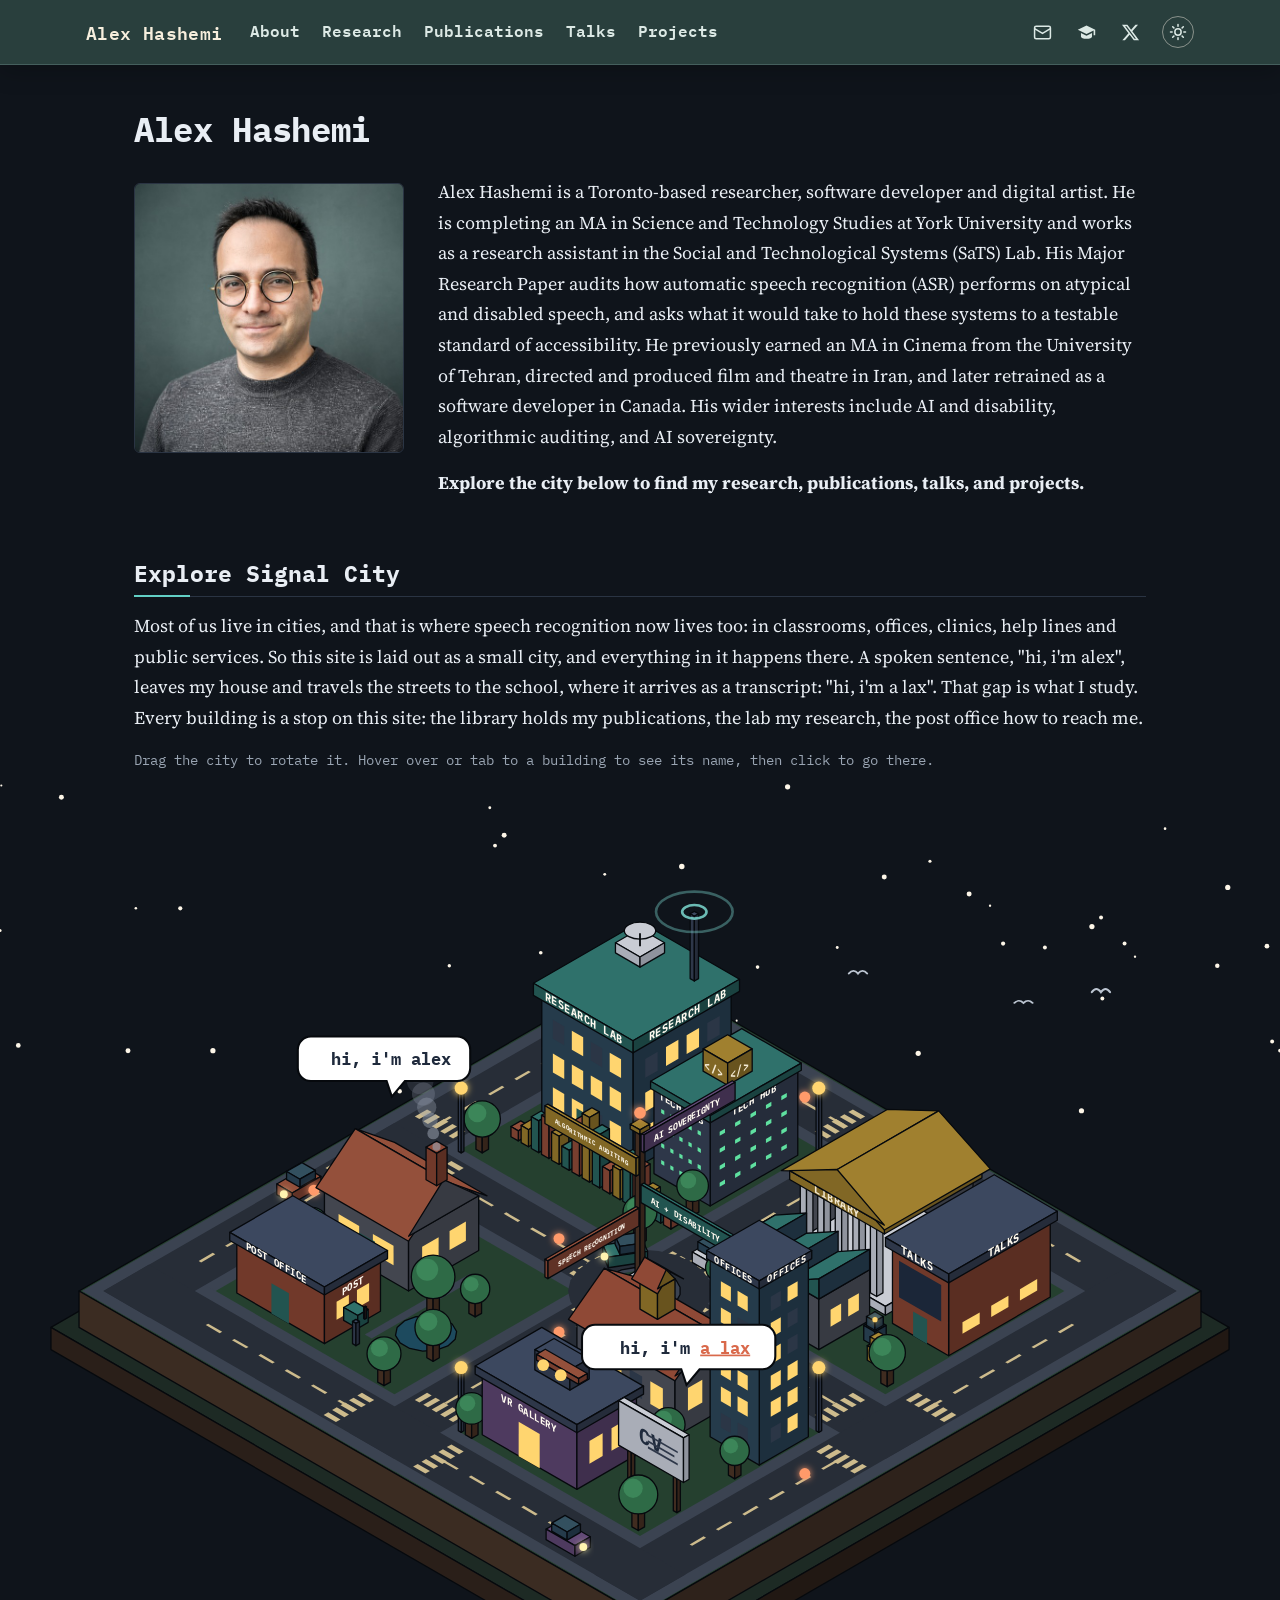
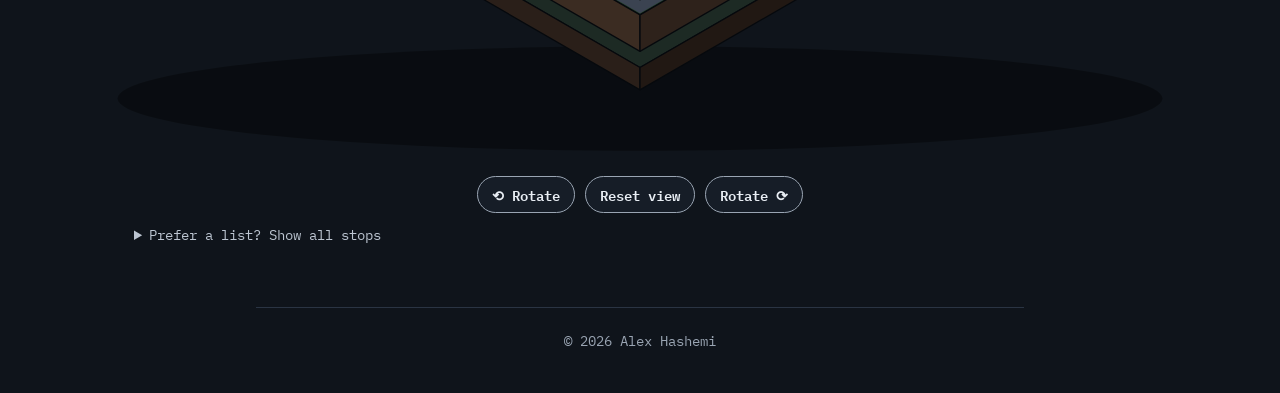
<file: index.html>
<!DOCTYPE html>
<html lang="en">
<head>
<meta charset="UTF-8">
<meta name="viewport" content="width=device-width, initial-scale=1.0">
<title>Alex Hashemi</title>
<meta name="description" content="Alex Hashemi studies how speech recognition and other AI systems decide who gets understood.">
<link rel="icon" type="image/svg+xml" href="favicon.svg">
<link rel="icon" type="image/png" sizes="32x32" href="favicon-32.png">
<link rel="icon" sizes="any" href="favicon.ico">
<link rel="apple-touch-icon" href="apple-touch-icon.png">
<link rel="preconnect" href="https://fonts.googleapis.com">
<link rel="preconnect" href="https://fonts.gstatic.com" crossorigin>
<link href="https://fonts.googleapis.com/css2?family=IBM+Plex+Mono:wght@500;600;700&amp;family=Source+Serif+4:ital,opsz,wght@0,8..60,400;0,8..60,600;1,8..60,400&amp;display=swap" rel="stylesheet">
<link rel="stylesheet" href="site.css?v=202611201355">
<script>
  (function () {
    var t = null;
    try { t = localStorage.getItem('theme'); } catch (e) {}
    document.documentElement.setAttribute('data-theme', t === 'light' ? 'light' : 'dark');
  })();
</script>
</head>
<body>
<a class="skip" href="#main">Skip to content</a>
<header class="bar">
  <div class="bar-inner">
    <a class="brand" href="./">Alex Hashemi</a>
    <nav class="nav" aria-label="Primary"><a href="about.html">About</a><a href="research.html">Research</a><a href="publications.html">Publications</a><a href="talks.html">Talks</a><a href="projects.html">Projects</a></nav>
    <div class="icons"><a class="stroke" href="mailto:alexhash@yorku.ca" aria-label="Email" title="Email"><svg viewBox="0 0 24 24" aria-hidden="true"><rect x="2" y="4" width="20" height="16" rx="2"/><path d="m2 7 10 6 10-6"/></svg></a><a class="" href="https://scholar.google.ca/citations?view_op=list_works&amp;hl=en&amp;user=wjBx0VoAAAAJ" aria-label="Google Scholar" title="Google Scholar" target="_blank" rel="noopener noreferrer"><svg viewBox="0 0 24 24" aria-hidden="true"><path d="M12 3 1 8.5l11 5.5 9-4.5v6h2V8.5L12 3z"/><path d="M5 12.75V17c0 1.66 3.13 3 7 3s7-1.34 7-3v-4.25l-7 3.5-7-3.5z"/></svg></a><a class="" href="https://x.com/alexxhashemi" aria-label="X (Twitter)" title="X (Twitter)" target="_blank" rel="noopener noreferrer"><svg viewBox="0 0 24 24" aria-hidden="true"><path d="M18.24 2.25h3.31l-7.23 8.26 8.5 11.24h-6.66l-5.21-6.82-5.97 6.82H1.67l7.73-8.84L1.25 2.25h6.83l4.71 6.23 5.45-6.23zm-1.16 17.52h1.83L7.08 4.13H5.12l11.96 15.64z"/></svg></a>
      <button class="theme-toggle" id="themeToggle" type="button" aria-label="Switch to light mode" title="Switch to light mode">
        <svg class="sun" viewBox="0 0 24 24" aria-hidden="true"><circle cx="12" cy="12" r="4.2"/><path d="M12 2v2.2M12 19.8V22M4.9 4.9l1.6 1.6M17.5 17.5l1.6 1.6M2 12h2.2M19.8 12H22M4.9 19.1l1.6-1.6M17.5 6.5l1.6-1.6"/></svg>
        <svg class="moon" viewBox="0 0 24 24" aria-hidden="true"><path d="M20.5 14.2A8.5 8.5 0 1 1 9.8 3.5a6.8 6.8 0 0 0 10.7 10.7z"/></svg>
      </button>
    </div>
  </div>
</header>
<main id="main" class="wide">
<h1>Alex Hashemi</h1>
<img class="portrait" src="images/headshot.jpg" alt="Portrait of Alex Hashemi">
<p>Alex Hashemi is a Toronto-based researcher, software developer and digital artist. He is
completing an MA in Science and Technology Studies at York University and works as a research
assistant in the Social and Technological Systems (SaTS) Lab. His Major Research Paper audits how
automatic speech recognition (ASR) performs on atypical and disabled speech, and asks what it would
take to hold these systems to a testable standard of accessibility. He previously earned an MA in
Cinema from the University of Tehran, directed and produced film and theatre in Iran, and later
retrained as a software developer in Canada. His wider interests include AI and disability,
algorithmic auditing, and AI sovereignty.</p>
<p><strong>Explore the city below to find my research, publications, talks, and projects.</strong></p>
<div class="clear"></div>

<h2>Explore Signal City</h2>
<p>Most of us live in cities, and that is where speech recognition now lives too: in classrooms,
offices, clinics, help lines and public services. So this site is laid out as a small city, and
everything in it happens there. A spoken sentence, "hi, i'm alex", leaves my house and travels the
streets to the school, where it arrives as a transcript: "hi, i'm a lax". That gap is what I study.
Every building is a stop on this site: the library holds my publications, the lab my research, the
post office how to reach me.</p>
<p class="map-hint">Drag the city to rotate it. Hover over or tab to a building to see its name, then click to go there.</p>
<div class="city-wrap">
  <svg id="city" class="city" viewBox="0 0 980 760" role="group" aria-labelledby="city-t city-d">
    <title id="city-t">Signal City</title>
    <desc id="city-d">An interactive isometric city that can be rotated. Most of us live in cities, and speech recognition now lives there too. A spoken sentence, hi, i'm alex, leaves my house and travels the streets to a school and city offices, where it arrives as hi, i'm a lax. Each building links to part of this website: a research lab, a tech hub for skills, a library of publications, a conference hall for talks, a makerspace of projects, a VR gallery, a monument of research interests in the central roundabout, a CV billboard, and a post office for contact.</desc>
  </svg>
  <div class="city-controls">
    <button type="button" id="rotLeft" aria-label="Rotate the city left">&#10226; Rotate</button>
    <button type="button" id="rotReset" aria-label="Reset the city view">Reset view</button>
    <button type="button" id="rotRight" aria-label="Rotate the city right">Rotate &#10227;</button>
  </div>
</div>
<details class="map-list">
  <summary>Prefer a list? Show all stops</summary>
  <ul><li><a href="about.html">About Me (Home)</a></li><li><a href="research.html">Research (Research Lab)</a></li><li><a href="research.html#interests">Research Interests (Interests Square)</a></li><li><a href="about.html#skills">Technical Skills (Tech Hub)</a></li><li><a href="publications.html">Publications (Library)</a></li><li><a href="talks.html">Talks (Conference Hall)</a></li><li><a href="talks.html#exhibitions">Exhibitions (VR Gallery)</a></li><li><a href="projects.html">Projects (Makerspace)</a></li><li><a href="about.html#education">Education (School)</a></li><li><a href="about.html#experience">Experience (City Offices)</a></li><li><a href="cv.html">Request my CV (Billboard)</a></li><li><a href="contact.html">Contact (Post Office)</a></li></ul>
</details>
<noscript><p class="muted small">The interactive city needs JavaScript. Every stop is listed above.</p></noscript>
<script src="city.js?v=202611201355"></script>
</main>
<footer>&copy; 2026 Alex Hashemi</footer>
<script>
  (function () {
    var root = document.documentElement, btn = document.getElementById('themeToggle');
    function sync() {
      var light = root.getAttribute('data-theme') === 'light';
      var label = light ? 'Switch to dark mode' : 'Switch to light mode';
      btn.setAttribute('aria-label', label); btn.setAttribute('title', label);
    }
    btn.addEventListener('click', function () {
      var next = root.getAttribute('data-theme') === 'light' ? 'dark' : 'light';
      root.setAttribute('data-theme', next);
      try { localStorage.setItem('theme', next); } catch (e) {}
      sync();
    });
    sync();
  })();
</script>
</body>
</html>
</file>
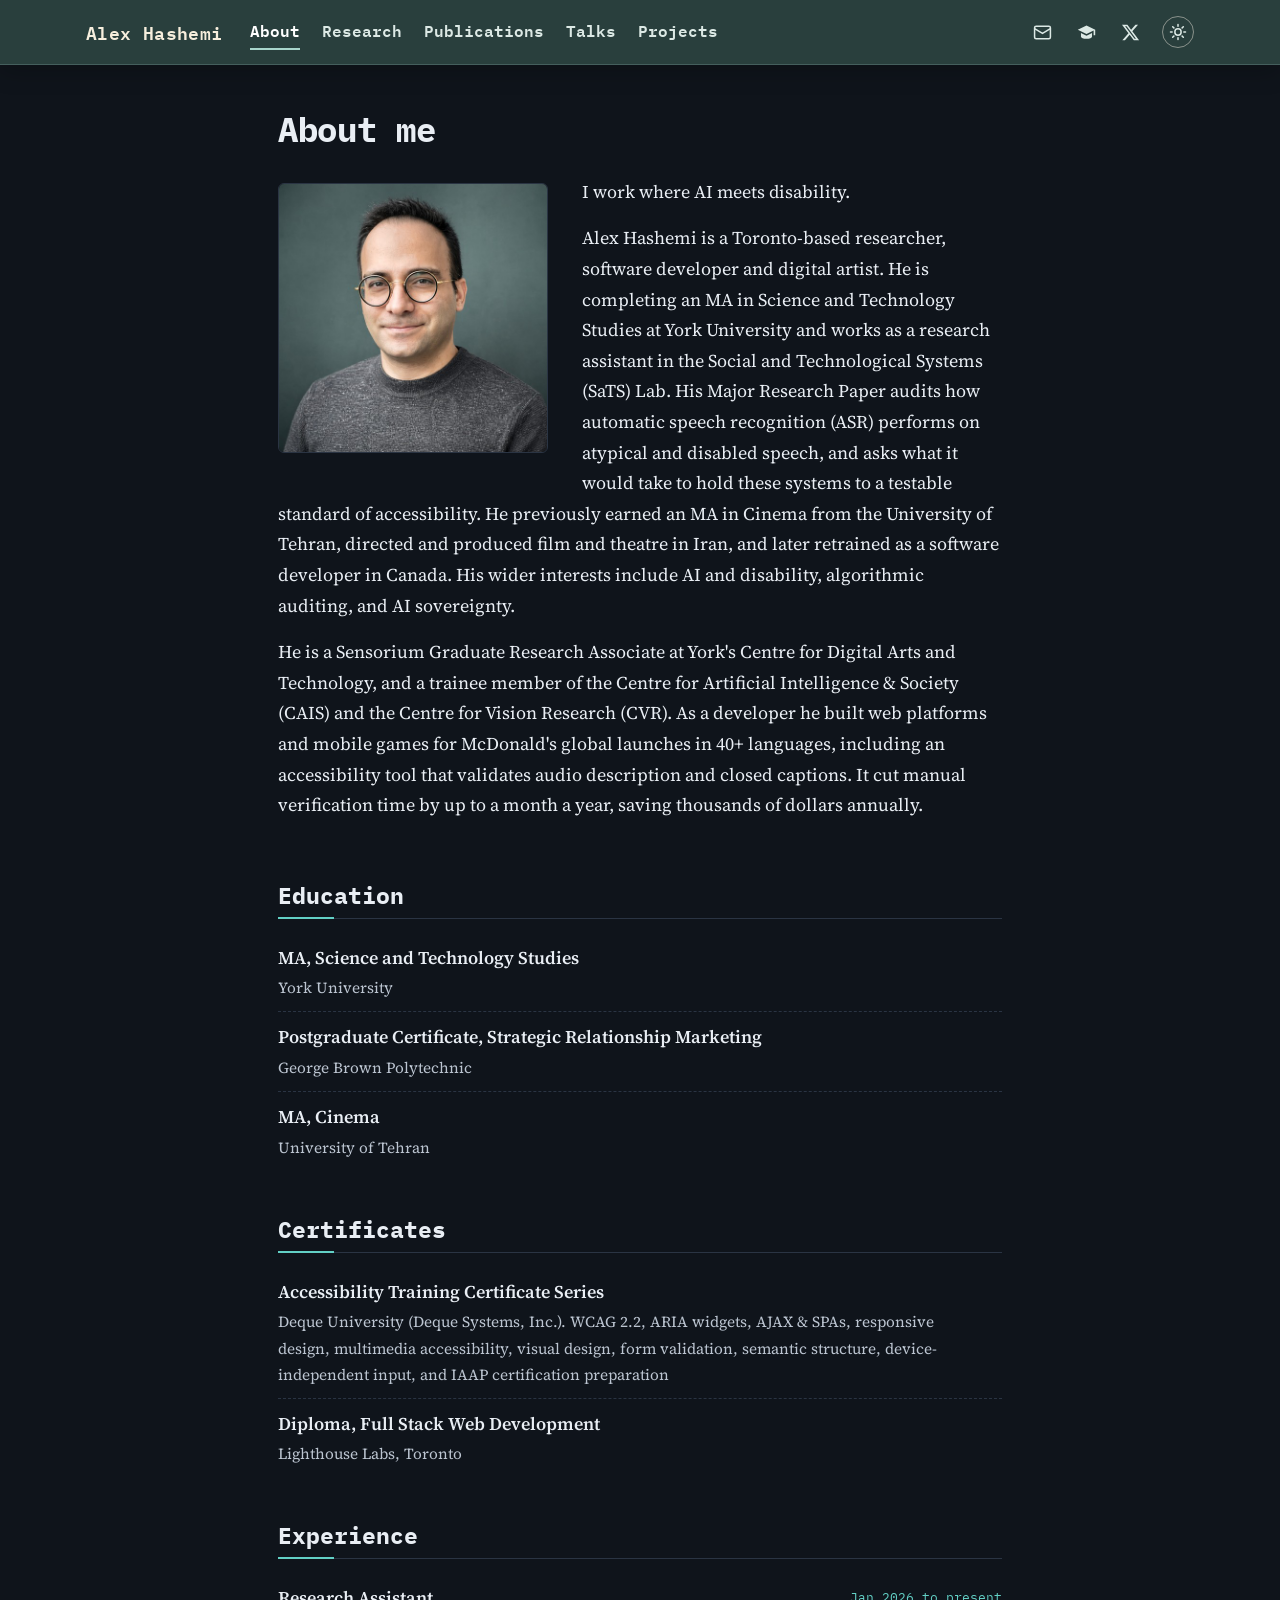
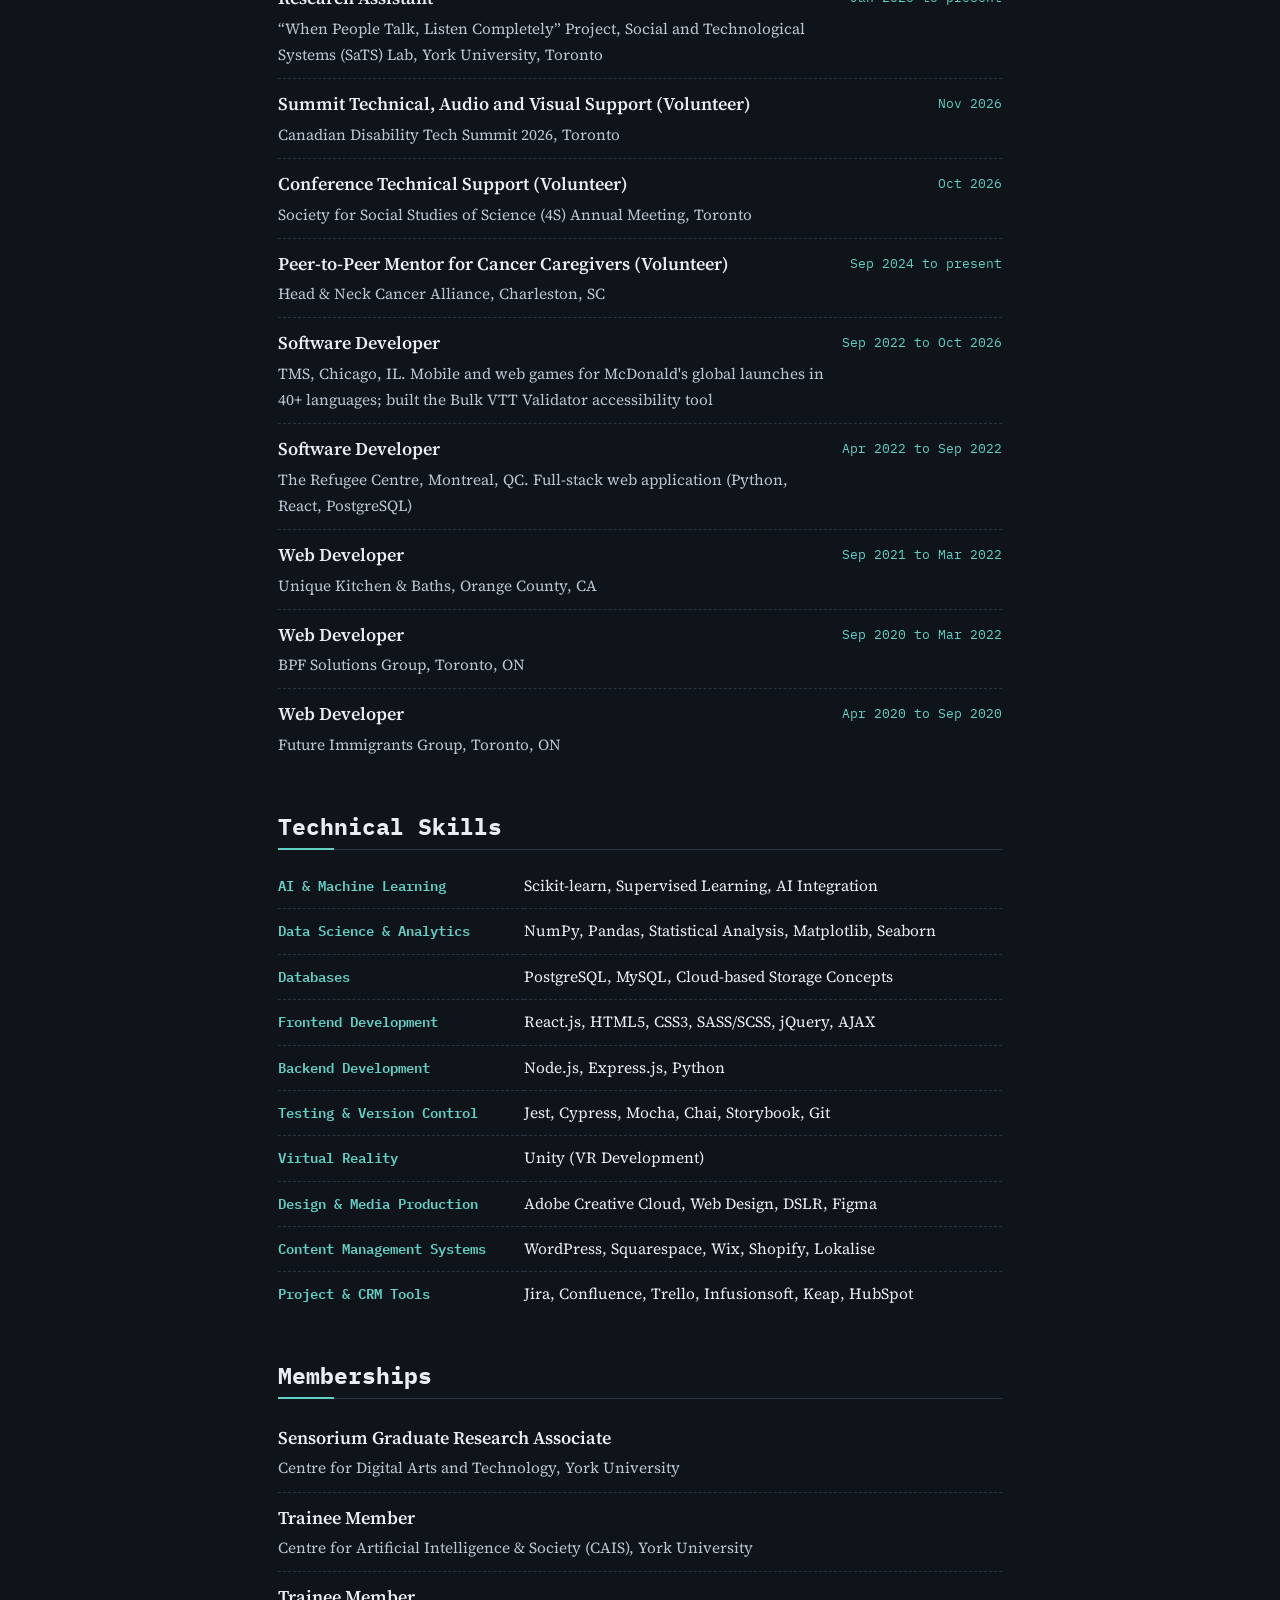
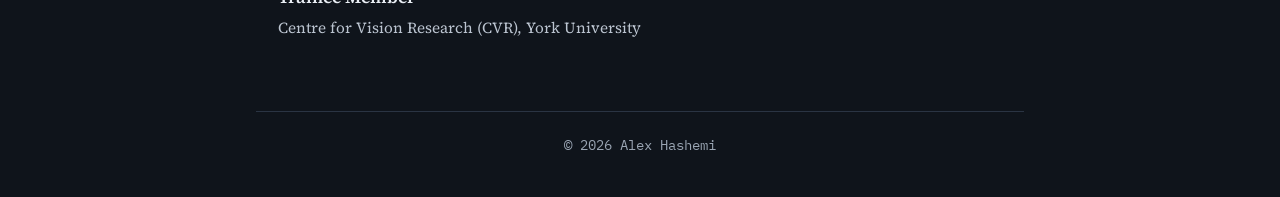
<file: about.html>
<!DOCTYPE html>
<html lang="en">
<head>
<meta charset="UTF-8">
<meta name="viewport" content="width=device-width, initial-scale=1.0">
<title>About | Alex Hashemi</title>
<meta name="description" content="About Alex Hashemi: background, education, experience, and technical skills.">
<link rel="icon" type="image/svg+xml" href="favicon.svg">
<link rel="icon" type="image/png" sizes="32x32" href="favicon-32.png">
<link rel="icon" sizes="any" href="favicon.ico">
<link rel="apple-touch-icon" href="apple-touch-icon.png">
<link rel="preconnect" href="https://fonts.googleapis.com">
<link rel="preconnect" href="https://fonts.gstatic.com" crossorigin>
<link href="https://fonts.googleapis.com/css2?family=IBM+Plex+Mono:wght@500;600;700&amp;family=Source+Serif+4:ital,opsz,wght@0,8..60,400;0,8..60,600;1,8..60,400&amp;display=swap" rel="stylesheet">
<link rel="stylesheet" href="site.css?v=202611201355">
<script>
  (function () {
    var t = null;
    try { t = localStorage.getItem('theme'); } catch (e) {}
    document.documentElement.setAttribute('data-theme', t === 'light' ? 'light' : 'dark');
  })();
</script>
</head>
<body>
<a class="skip" href="#main">Skip to content</a>
<header class="bar">
  <div class="bar-inner">
    <a class="brand" href="./">Alex Hashemi</a>
    <nav class="nav" aria-label="Primary"><a href="about.html" aria-current="page">About</a><a href="research.html">Research</a><a href="publications.html">Publications</a><a href="talks.html">Talks</a><a href="projects.html">Projects</a></nav>
    <div class="icons"><a class="stroke" href="mailto:alexhash@yorku.ca" aria-label="Email" title="Email"><svg viewBox="0 0 24 24" aria-hidden="true"><rect x="2" y="4" width="20" height="16" rx="2"/><path d="m2 7 10 6 10-6"/></svg></a><a class="" href="https://scholar.google.ca/citations?view_op=list_works&amp;hl=en&amp;user=wjBx0VoAAAAJ" aria-label="Google Scholar" title="Google Scholar" target="_blank" rel="noopener noreferrer"><svg viewBox="0 0 24 24" aria-hidden="true"><path d="M12 3 1 8.5l11 5.5 9-4.5v6h2V8.5L12 3z"/><path d="M5 12.75V17c0 1.66 3.13 3 7 3s7-1.34 7-3v-4.25l-7 3.5-7-3.5z"/></svg></a><a class="" href="https://x.com/alexxhashemi" aria-label="X (Twitter)" title="X (Twitter)" target="_blank" rel="noopener noreferrer"><svg viewBox="0 0 24 24" aria-hidden="true"><path d="M18.24 2.25h3.31l-7.23 8.26 8.5 11.24h-6.66l-5.21-6.82-5.97 6.82H1.67l7.73-8.84L1.25 2.25h6.83l4.71 6.23 5.45-6.23zm-1.16 17.52h1.83L7.08 4.13H5.12l11.96 15.64z"/></svg></a>
      <button class="theme-toggle" id="themeToggle" type="button" aria-label="Switch to light mode" title="Switch to light mode">
        <svg class="sun" viewBox="0 0 24 24" aria-hidden="true"><circle cx="12" cy="12" r="4.2"/><path d="M12 2v2.2M12 19.8V22M4.9 4.9l1.6 1.6M17.5 17.5l1.6 1.6M2 12h2.2M19.8 12H22M4.9 19.1l1.6-1.6M17.5 6.5l1.6-1.6"/></svg>
        <svg class="moon" viewBox="0 0 24 24" aria-hidden="true"><path d="M20.5 14.2A8.5 8.5 0 1 1 9.8 3.5a6.8 6.8 0 0 0 10.7 10.7z"/></svg>
      </button>
    </div>
  </div>
</header>
<main id="main">
<h1>About me</h1>
<img class="portrait" src="images/headshot.jpg" alt="Portrait of Alex Hashemi">
<p class="lead">I work where AI meets disability.</p>
<p>Alex Hashemi is a Toronto-based researcher, software developer and digital artist. He is
completing an MA in Science and Technology Studies at York University and works as a research
assistant in the Social and Technological Systems (SaTS) Lab. His Major Research Paper audits how
automatic speech recognition (ASR) performs on atypical and disabled speech, and asks what it would
take to hold these systems to a testable standard of accessibility. He previously earned an MA in
Cinema from the University of Tehran, directed and produced film and theatre in Iran, and later
retrained as a software developer in Canada. His wider interests include AI and disability,
algorithmic auditing, and AI sovereignty.</p>
<p>He is a Sensorium Graduate Research Associate at York's Centre for Digital Arts and Technology,
and a trainee member of the Centre for Artificial Intelligence &amp; Society (CAIS) and the Centre for
Vision Research (CVR). As a developer he built web platforms and mobile games for
McDonald's global launches in 40+ languages, including an accessibility tool that validates audio description and closed captions. It cut
manual verification time by up to a month a year, saving thousands of dollars annually.</p>
<div class="clear"></div>

<h2 id="education">Education</h2>
<ul class="rows"><li><span class="what">MA, Science and Technology Studies</span><span class="where">York University</span></li><li><span class="what">Postgraduate Certificate, Strategic Relationship Marketing</span><span class="where">George Brown Polytechnic</span></li><li><span class="what">MA, Cinema</span><span class="where">University of Tehran</span></li></ul>

<h2>Certificates</h2>
<ul class="rows"><li><span class="what">Accessibility Training Certificate Series</span><span class="where">Deque University (Deque Systems, Inc.). WCAG 2.2, ARIA widgets, AJAX &amp; SPAs, responsive design, multimedia accessibility, visual design, form validation, semantic structure, device-independent input, and IAAP certification preparation</span></li><li><span class="what">Diploma, Full Stack Web Development</span><span class="where">Lighthouse Labs, Toronto</span></li></ul>

<h2 id="experience">Experience</h2>
<ul class="rows"><li><span class="what">Research Assistant</span><span class="where">&ldquo;When People Talk, Listen Completely&rdquo; Project, Social and Technological Systems (SaTS) Lab, York University, Toronto</span><span class="when">Jan 2026 to present</span></li><li><span class="what">Summit Technical, Audio and Visual Support (Volunteer)</span><span class="where">Canadian Disability Tech Summit 2026, Toronto</span><span class="when">Nov 2026</span></li><li><span class="what">Conference Technical Support (Volunteer)</span><span class="where">Society for Social Studies of Science (4S) Annual Meeting, Toronto</span><span class="when">Oct 2026</span></li><li><span class="what">Peer-to-Peer Mentor for Cancer Caregivers (Volunteer)</span><span class="where">Head &amp; Neck Cancer Alliance, Charleston, SC</span><span class="when">Sep 2024 to present</span></li><li><span class="what">Software Developer</span><span class="where">TMS, Chicago, IL. Mobile and web games for McDonald's global launches in 40+ languages; built the Bulk VTT Validator accessibility tool</span><span class="when">Sep 2022 to Oct 2026</span></li><li><span class="what">Software Developer</span><span class="where">The Refugee Centre, Montreal, QC. Full-stack web application (Python, React, PostgreSQL)</span><span class="when">Apr 2022 to Sep 2022</span></li><li><span class="what">Web Developer</span><span class="where">Unique Kitchen &amp; Baths, Orange County, CA</span><span class="when">Sep 2021 to Mar 2022</span></li><li><span class="what">Web Developer</span><span class="where">BPF Solutions Group, Toronto, ON</span><span class="when">Sep 2020 to Mar 2022</span></li><li><span class="what">Web Developer</span><span class="where">Future Immigrants Group, Toronto, ON</span><span class="when">Apr 2020 to Sep 2020</span></li></ul>

<h2 id="skills">Technical Skills</h2>
<table class="skills">
  <caption class="skip">Technical skills by area</caption>
  <tbody>
    <tr><th scope="row">AI &amp; Machine Learning</th><td>Scikit-learn, Supervised Learning, AI Integration</td></tr>
    <tr><th scope="row">Data Science &amp; Analytics</th><td>NumPy, Pandas, Statistical Analysis, Matplotlib, Seaborn</td></tr>
    <tr><th scope="row">Databases</th><td>PostgreSQL, MySQL, Cloud-based Storage Concepts</td></tr>
    <tr><th scope="row">Frontend Development</th><td>React.js, HTML5, CSS3, SASS/SCSS, jQuery, AJAX</td></tr>
    <tr><th scope="row">Backend Development</th><td>Node.js, Express.js, Python</td></tr>
    <tr><th scope="row">Testing &amp; Version Control</th><td>Jest, Cypress, Mocha, Chai, Storybook, Git</td></tr>
    <tr><th scope="row">Virtual Reality</th><td>Unity (VR Development)</td></tr>
    <tr><th scope="row">Design &amp; Media Production</th><td>Adobe Creative Cloud, Web Design, DSLR, Figma</td></tr>
    <tr><th scope="row">Content Management Systems</th><td>WordPress, Squarespace, Wix, Shopify, Lokalise</td></tr>
    <tr><th scope="row">Project &amp; CRM Tools</th><td>Jira, Confluence, Trello, Infusionsoft, Keap, HubSpot</td></tr>
  </tbody>
</table>

<h2>Memberships</h2>
<ul class="rows"><li><span class="what">Sensorium Graduate Research Associate</span><span class="where">Centre for Digital Arts and Technology, York University</span></li><li><span class="what">Trainee Member</span><span class="where">Centre for Artificial Intelligence &amp; Society (CAIS), York University</span></li><li><span class="what">Trainee Member</span><span class="where">Centre for Vision Research (CVR), York University</span></li></ul>

</main>
<footer>&copy; 2026 Alex Hashemi</footer>
<script>
  (function () {
    var root = document.documentElement, btn = document.getElementById('themeToggle');
    function sync() {
      var light = root.getAttribute('data-theme') === 'light';
      var label = light ? 'Switch to dark mode' : 'Switch to light mode';
      btn.setAttribute('aria-label', label); btn.setAttribute('title', label);
    }
    btn.addEventListener('click', function () {
      var next = root.getAttribute('data-theme') === 'light' ? 'dark' : 'light';
      root.setAttribute('data-theme', next);
      try { localStorage.setItem('theme', next); } catch (e) {}
      sync();
    });
    sync();
  })();
</script>
</body>
</html>
</file>
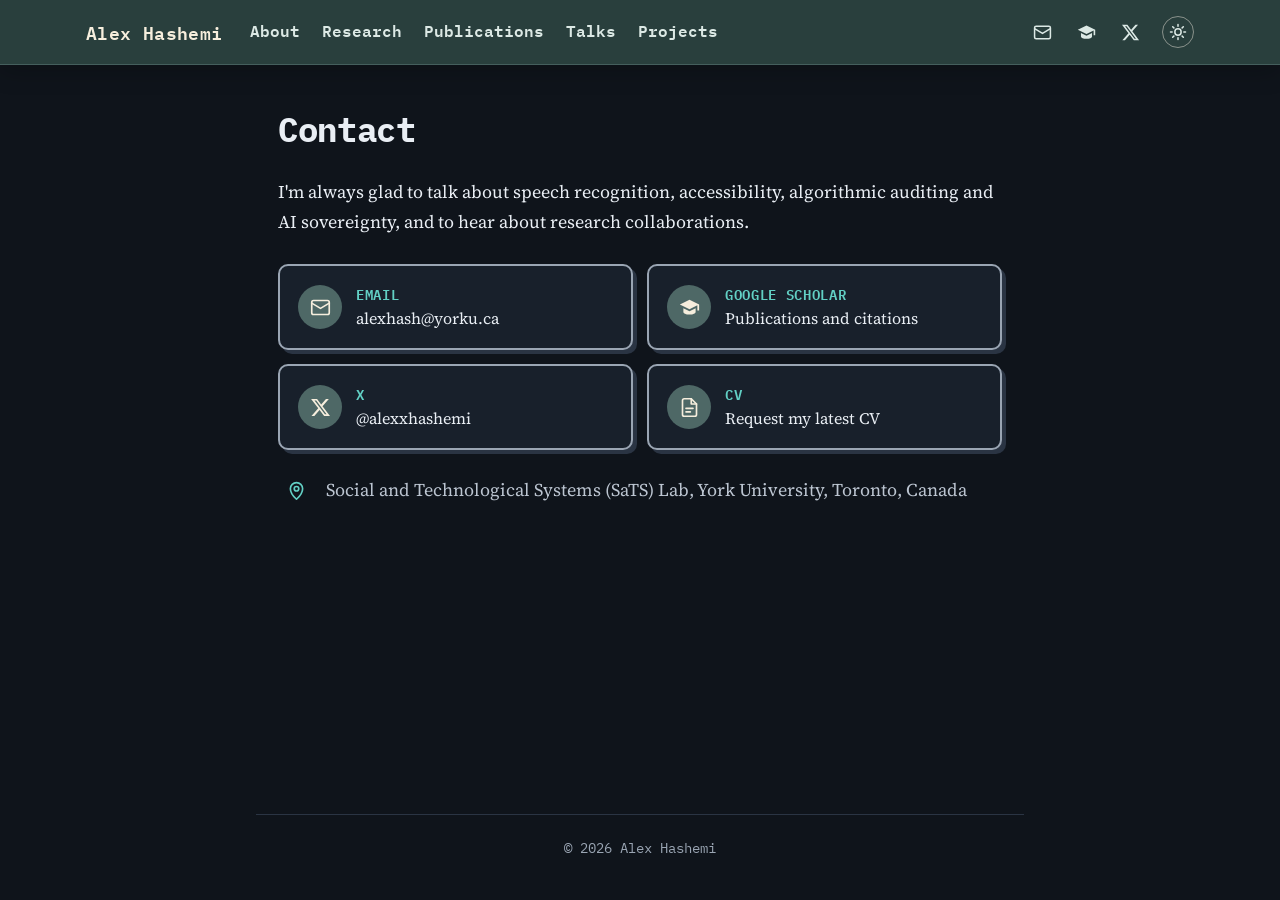
<file: contact.html>
<!DOCTYPE html>
<html lang="en">
<head>
<meta charset="UTF-8">
<meta name="viewport" content="width=device-width, initial-scale=1.0">
<title>Contact | Alex Hashemi</title>
<meta name="description" content="Contact Alex Hashemi.">
<link rel="icon" type="image/svg+xml" href="favicon.svg">
<link rel="icon" type="image/png" sizes="32x32" href="favicon-32.png">
<link rel="icon" sizes="any" href="favicon.ico">
<link rel="apple-touch-icon" href="apple-touch-icon.png">
<link rel="preconnect" href="https://fonts.googleapis.com">
<link rel="preconnect" href="https://fonts.gstatic.com" crossorigin>
<link href="https://fonts.googleapis.com/css2?family=IBM+Plex+Mono:wght@500;600;700&amp;family=Source+Serif+4:ital,opsz,wght@0,8..60,400;0,8..60,600;1,8..60,400&amp;display=swap" rel="stylesheet">
<link rel="stylesheet" href="site.css?v=202611201355">
<script>
  (function () {
    var t = null;
    try { t = localStorage.getItem('theme'); } catch (e) {}
    document.documentElement.setAttribute('data-theme', t === 'light' ? 'light' : 'dark');
  })();
</script>
</head>
<body>
<a class="skip" href="#main">Skip to content</a>
<header class="bar">
  <div class="bar-inner">
    <a class="brand" href="./">Alex Hashemi</a>
    <nav class="nav" aria-label="Primary"><a href="about.html">About</a><a href="research.html">Research</a><a href="publications.html">Publications</a><a href="talks.html">Talks</a><a href="projects.html">Projects</a></nav>
    <div class="icons"><a class="stroke" href="mailto:alexhash@yorku.ca" aria-label="Email" title="Email"><svg viewBox="0 0 24 24" aria-hidden="true"><rect x="2" y="4" width="20" height="16" rx="2"/><path d="m2 7 10 6 10-6"/></svg></a><a class="" href="https://scholar.google.ca/citations?view_op=list_works&amp;hl=en&amp;user=wjBx0VoAAAAJ" aria-label="Google Scholar" title="Google Scholar" target="_blank" rel="noopener noreferrer"><svg viewBox="0 0 24 24" aria-hidden="true"><path d="M12 3 1 8.5l11 5.5 9-4.5v6h2V8.5L12 3z"/><path d="M5 12.75V17c0 1.66 3.13 3 7 3s7-1.34 7-3v-4.25l-7 3.5-7-3.5z"/></svg></a><a class="" href="https://x.com/alexxhashemi" aria-label="X (Twitter)" title="X (Twitter)" target="_blank" rel="noopener noreferrer"><svg viewBox="0 0 24 24" aria-hidden="true"><path d="M18.24 2.25h3.31l-7.23 8.26 8.5 11.24h-6.66l-5.21-6.82-5.97 6.82H1.67l7.73-8.84L1.25 2.25h6.83l4.71 6.23 5.45-6.23zm-1.16 17.52h1.83L7.08 4.13H5.12l11.96 15.64z"/></svg></a>
      <button class="theme-toggle" id="themeToggle" type="button" aria-label="Switch to light mode" title="Switch to light mode">
        <svg class="sun" viewBox="0 0 24 24" aria-hidden="true"><circle cx="12" cy="12" r="4.2"/><path d="M12 2v2.2M12 19.8V22M4.9 4.9l1.6 1.6M17.5 17.5l1.6 1.6M2 12h2.2M19.8 12H22M4.9 19.1l1.6-1.6M17.5 6.5l1.6-1.6"/></svg>
        <svg class="moon" viewBox="0 0 24 24" aria-hidden="true"><path d="M20.5 14.2A8.5 8.5 0 1 1 9.8 3.5a6.8 6.8 0 0 0 10.7 10.7z"/></svg>
      </button>
    </div>
  </div>
</header>
<main id="main">
<h1>Contact</h1>
<p class="lead">I'm always glad to talk about speech recognition, accessibility, algorithmic
auditing and AI sovereignty, and to hear about research collaborations.</p>
<div class="contact-grid">
  <a class="ccard stroke" href="mailto:alexhash@yorku.ca"><span class="cicon"><svg viewBox="0 0 24 24" aria-hidden="true"><rect x="2" y="4" width="20" height="16" rx="2"/><path d="m2 7 10 6 10-6"/></svg></span><span class="ctext"><span class="clabel">Email</span><span class="cvalue">alexhash@yorku.ca</span></span></a>
  <a class="ccard " href="https://scholar.google.ca/citations?view_op=list_works&amp;hl=en&amp;user=wjBx0VoAAAAJ" target="_blank" rel="noopener noreferrer"><span class="cicon"><svg viewBox="0 0 24 24" aria-hidden="true"><path d="M12 3 1 8.5l11 5.5 9-4.5v6h2V8.5L12 3z"/><path d="M5 12.75V17c0 1.66 3.13 3 7 3s7-1.34 7-3v-4.25l-7 3.5-7-3.5z"/></svg></span><span class="ctext"><span class="clabel">Google Scholar</span><span class="cvalue">Publications and citations</span></span></a>
  <a class="ccard " href="https://x.com/alexxhashemi" target="_blank" rel="noopener noreferrer"><span class="cicon"><svg viewBox="0 0 24 24" aria-hidden="true"><path d="M18.24 2.25h3.31l-7.23 8.26 8.5 11.24h-6.66l-5.21-6.82-5.97 6.82H1.67l7.73-8.84L1.25 2.25h6.83l4.71 6.23 5.45-6.23zm-1.16 17.52h1.83L7.08 4.13H5.12l11.96 15.64z"/></svg></span><span class="ctext"><span class="clabel">X</span><span class="cvalue">@alexxhashemi</span></span></a>
  <a class="ccard stroke" href="cv.html"><span class="cicon"><svg viewBox="0 0 24 24" aria-hidden="true"><path d="M14 2H6a2 2 0 0 0-2 2v16a2 2 0 0 0 2 2h12a2 2 0 0 0 2-2V8z"/><path d="M14 2v6h6"/><path d="M8 13h8M8 17h5"/></svg></span><span class="ctext"><span class="clabel">CV</span><span class="cvalue">Request my latest CV</span></span></a>
</div>
<p class="where-am-i"><span class="cicon stroke"><svg viewBox="0 0 24 24" aria-hidden="true"><path d="M12 22s7-6.2 7-12a7 7 0 1 0-14 0c0 5.8 7 12 7 12z"/><circle cx="12" cy="10" r="2.6"/></svg></span>Social and Technological Systems (SaTS) Lab, York University, Toronto, Canada</p>

</main>
<footer>&copy; 2026 Alex Hashemi</footer>
<script>
  (function () {
    var root = document.documentElement, btn = document.getElementById('themeToggle');
    function sync() {
      var light = root.getAttribute('data-theme') === 'light';
      var label = light ? 'Switch to dark mode' : 'Switch to light mode';
      btn.setAttribute('aria-label', label); btn.setAttribute('title', label);
    }
    btn.addEventListener('click', function () {
      var next = root.getAttribute('data-theme') === 'light' ? 'dark' : 'light';
      root.setAttribute('data-theme', next);
      try { localStorage.setItem('theme', next); } catch (e) {}
      sync();
    });
    sync();
  })();
</script>
</body>
</html>
</file>
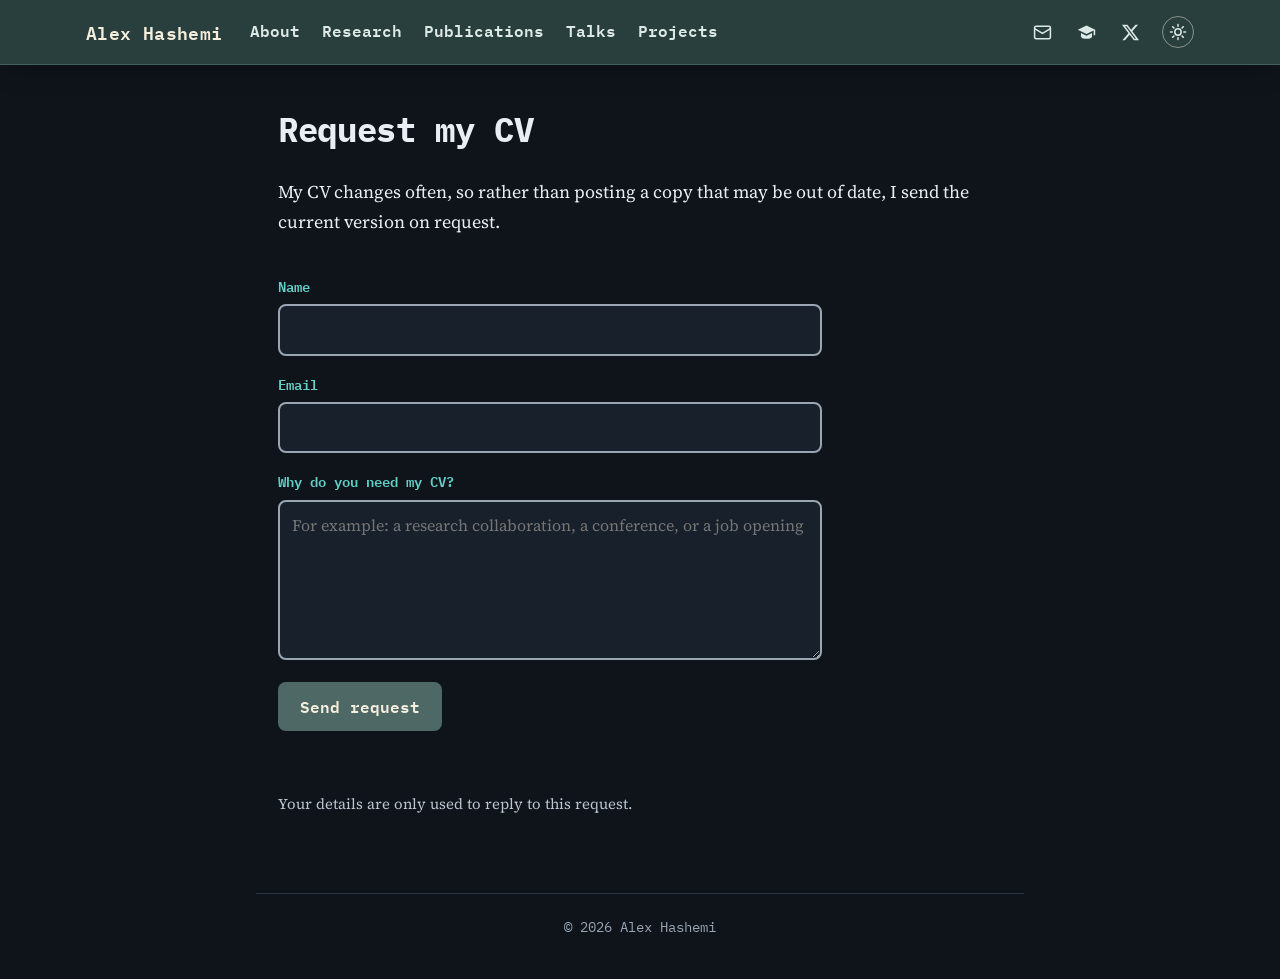
<file: cv.html>
<!DOCTYPE html>
<html lang="en">
<head>
<meta charset="UTF-8">
<meta name="viewport" content="width=device-width, initial-scale=1.0">
<title>Request my CV | Alex Hashemi</title>
<meta name="description" content="Request an up-to-date CV from Alex Hashemi.">
<link rel="icon" type="image/svg+xml" href="favicon.svg">
<link rel="icon" type="image/png" sizes="32x32" href="favicon-32.png">
<link rel="icon" sizes="any" href="favicon.ico">
<link rel="apple-touch-icon" href="apple-touch-icon.png">
<link rel="preconnect" href="https://fonts.googleapis.com">
<link rel="preconnect" href="https://fonts.gstatic.com" crossorigin>
<link href="https://fonts.googleapis.com/css2?family=IBM+Plex+Mono:wght@500;600;700&amp;family=Source+Serif+4:ital,opsz,wght@0,8..60,400;0,8..60,600;1,8..60,400&amp;display=swap" rel="stylesheet">
<link rel="stylesheet" href="site.css?v=202611201355">
<script>
  (function () {
    var t = null;
    try { t = localStorage.getItem('theme'); } catch (e) {}
    document.documentElement.setAttribute('data-theme', t === 'light' ? 'light' : 'dark');
  })();
</script>
</head>
<body>
<a class="skip" href="#main">Skip to content</a>
<header class="bar">
  <div class="bar-inner">
    <a class="brand" href="./">Alex Hashemi</a>
    <nav class="nav" aria-label="Primary"><a href="about.html">About</a><a href="research.html">Research</a><a href="publications.html">Publications</a><a href="talks.html">Talks</a><a href="projects.html">Projects</a></nav>
    <div class="icons"><a class="stroke" href="mailto:alexhash@yorku.ca" aria-label="Email" title="Email"><svg viewBox="0 0 24 24" aria-hidden="true"><rect x="2" y="4" width="20" height="16" rx="2"/><path d="m2 7 10 6 10-6"/></svg></a><a class="" href="https://scholar.google.ca/citations?view_op=list_works&amp;hl=en&amp;user=wjBx0VoAAAAJ" aria-label="Google Scholar" title="Google Scholar" target="_blank" rel="noopener noreferrer"><svg viewBox="0 0 24 24" aria-hidden="true"><path d="M12 3 1 8.5l11 5.5 9-4.5v6h2V8.5L12 3z"/><path d="M5 12.75V17c0 1.66 3.13 3 7 3s7-1.34 7-3v-4.25l-7 3.5-7-3.5z"/></svg></a><a class="" href="https://x.com/alexxhashemi" aria-label="X (Twitter)" title="X (Twitter)" target="_blank" rel="noopener noreferrer"><svg viewBox="0 0 24 24" aria-hidden="true"><path d="M18.24 2.25h3.31l-7.23 8.26 8.5 11.24h-6.66l-5.21-6.82-5.97 6.82H1.67l7.73-8.84L1.25 2.25h6.83l4.71 6.23 5.45-6.23zm-1.16 17.52h1.83L7.08 4.13H5.12l11.96 15.64z"/></svg></a>
      <button class="theme-toggle" id="themeToggle" type="button" aria-label="Switch to light mode" title="Switch to light mode">
        <svg class="sun" viewBox="0 0 24 24" aria-hidden="true"><circle cx="12" cy="12" r="4.2"/><path d="M12 2v2.2M12 19.8V22M4.9 4.9l1.6 1.6M17.5 17.5l1.6 1.6M2 12h2.2M19.8 12H22M4.9 19.1l1.6-1.6M17.5 6.5l1.6-1.6"/></svg>
        <svg class="moon" viewBox="0 0 24 24" aria-hidden="true"><path d="M20.5 14.2A8.5 8.5 0 1 1 9.8 3.5a6.8 6.8 0 0 0 10.7 10.7z"/></svg>
      </button>
    </div>
  </div>
</header>
<main id="main">
<h1>Request my CV</h1>
<p class="lead">My CV changes often, so rather than posting a copy that may be out of date, I send
the current version on request.</p>
<form class="cv-form" id="cvForm" action="https://formsubmit.co/alexxhashemi@gmail.com" method="POST">
  <input type="hidden" name="_subject" value="CV request from your website">
  <input type="hidden" name="_template" value="table">
  <input type="hidden" name="_captcha" value="false">
  <input type="text" name="_honey" class="hp" tabindex="-1" autocomplete="off" aria-hidden="true">
  <label for="cvName">Name</label>
  <input id="cvName" name="name" type="text" autocomplete="name" required>
  <label for="cvEmail">Email</label>
  <input id="cvEmail" name="email" type="email" autocomplete="email" required>
  <label for="cvReason">Why do you need my CV?</label>
  <textarea id="cvReason" name="reason" rows="5" required placeholder="For example: a research collaboration, a conference, or a job opening"></textarea>
  <button type="submit">Send request</button>
  <p class="form-status" id="cvStatus" role="status" aria-live="polite"></p>
</form>
<p class="muted small">Your details are only used to reply to this request.</p>
</main>
<footer>&copy; 2026 Alex Hashemi</footer>
<script>
  (function () {
    var f = document.getElementById('cvForm'), st = document.getElementById('cvStatus');
    if (!window.fetch) return;
    f.addEventListener('submit', function (e) {
      e.preventDefault();
      var btn = f.querySelector('button'); btn.disabled = true;
      st.className = 'form-status'; st.textContent = 'Sending...';
      fetch(f.action.replace('formsubmit.co/', 'formsubmit.co/ajax/'), {
        method: 'POST', headers: { 'Accept': 'application/json' }, body: new FormData(f)
      }).then(function (r) { return r.json().then(function (j) { if (!r.ok || j.success === 'false') throw j; }); })
        .then(function () {
          f.reset(); st.className = 'form-status ok';
          st.textContent = 'Thank you. Your request was sent, and I will email you my latest CV soon.';
        })
        .catch(function () {
          st.className = 'form-status err';
          st.textContent = 'Sorry, that did not go through. Please email me instead.';
        })
        .then(function () { btn.disabled = false; });
    });
  })();
</script>
<script>
  (function () {
    var root = document.documentElement, btn = document.getElementById('themeToggle');
    function sync() {
      var light = root.getAttribute('data-theme') === 'light';
      var label = light ? 'Switch to dark mode' : 'Switch to light mode';
      btn.setAttribute('aria-label', label); btn.setAttribute('title', label);
    }
    btn.addEventListener('click', function () {
      var next = root.getAttribute('data-theme') === 'light' ? 'dark' : 'light';
      root.setAttribute('data-theme', next);
      try { localStorage.setItem('theme', next); } catch (e) {}
      sync();
    });
    sync();
  })();
</script>
</body>
</html>
</file>
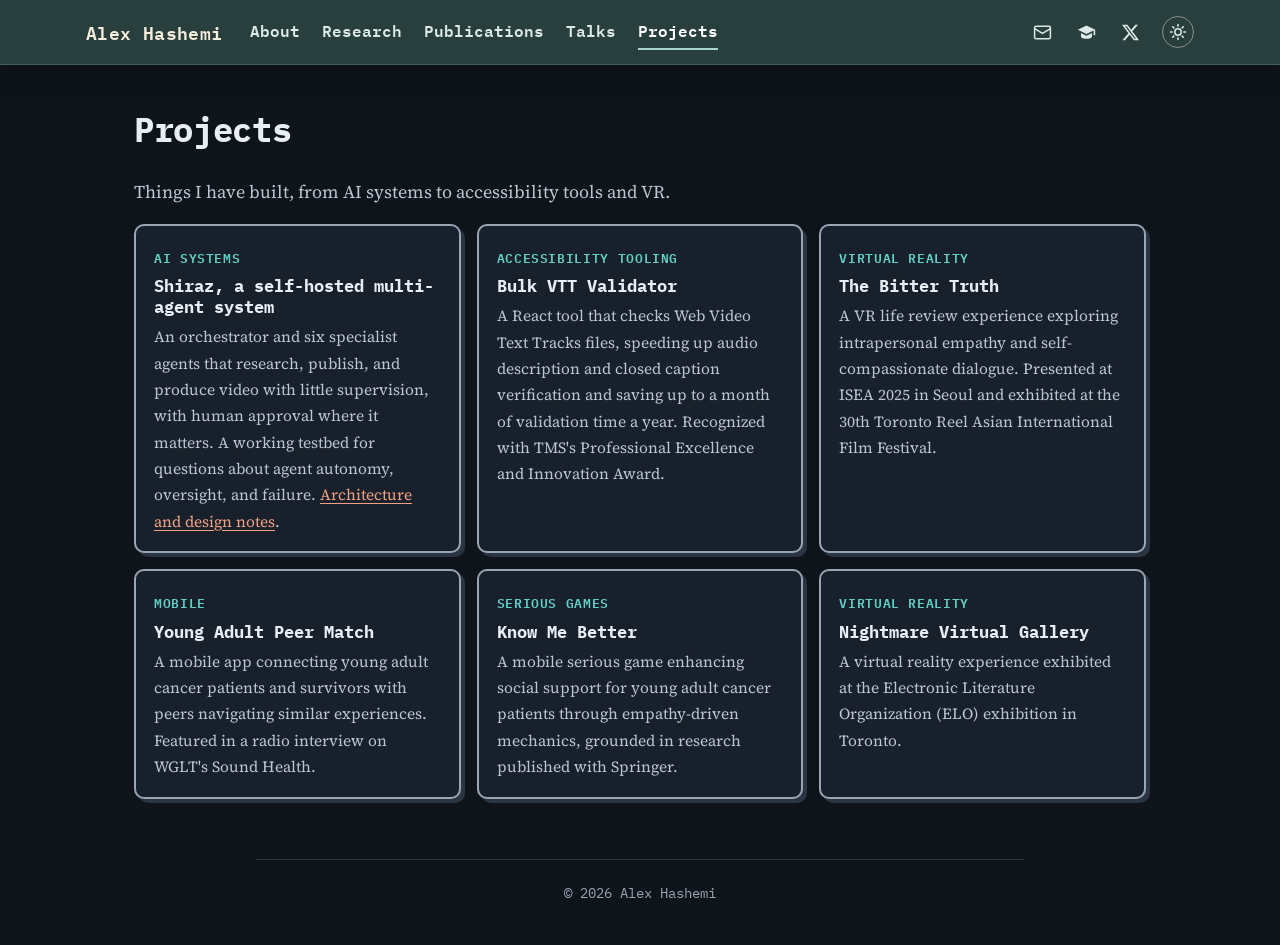
<file: projects.html>
<!DOCTYPE html>
<html lang="en">
<head>
<meta charset="UTF-8">
<meta name="viewport" content="width=device-width, initial-scale=1.0">
<title>Projects | Alex Hashemi</title>
<meta name="description" content="Projects by Alex Hashemi: AI systems, accessibility tools, VR, and games.">
<link rel="icon" type="image/svg+xml" href="favicon.svg">
<link rel="icon" type="image/png" sizes="32x32" href="favicon-32.png">
<link rel="icon" sizes="any" href="favicon.ico">
<link rel="apple-touch-icon" href="apple-touch-icon.png">
<link rel="preconnect" href="https://fonts.googleapis.com">
<link rel="preconnect" href="https://fonts.gstatic.com" crossorigin>
<link href="https://fonts.googleapis.com/css2?family=IBM+Plex+Mono:wght@500;600;700&amp;family=Source+Serif+4:ital,opsz,wght@0,8..60,400;0,8..60,600;1,8..60,400&amp;display=swap" rel="stylesheet">
<link rel="stylesheet" href="site.css?v=202611201355">
<script>
  (function () {
    var t = null;
    try { t = localStorage.getItem('theme'); } catch (e) {}
    document.documentElement.setAttribute('data-theme', t === 'light' ? 'light' : 'dark');
  })();
</script>
</head>
<body>
<a class="skip" href="#main">Skip to content</a>
<header class="bar">
  <div class="bar-inner">
    <a class="brand" href="./">Alex Hashemi</a>
    <nav class="nav" aria-label="Primary"><a href="about.html">About</a><a href="research.html">Research</a><a href="publications.html">Publications</a><a href="talks.html">Talks</a><a href="projects.html" aria-current="page">Projects</a></nav>
    <div class="icons"><a class="stroke" href="mailto:alexhash@yorku.ca" aria-label="Email" title="Email"><svg viewBox="0 0 24 24" aria-hidden="true"><rect x="2" y="4" width="20" height="16" rx="2"/><path d="m2 7 10 6 10-6"/></svg></a><a class="" href="https://scholar.google.ca/citations?view_op=list_works&amp;hl=en&amp;user=wjBx0VoAAAAJ" aria-label="Google Scholar" title="Google Scholar" target="_blank" rel="noopener noreferrer"><svg viewBox="0 0 24 24" aria-hidden="true"><path d="M12 3 1 8.5l11 5.5 9-4.5v6h2V8.5L12 3z"/><path d="M5 12.75V17c0 1.66 3.13 3 7 3s7-1.34 7-3v-4.25l-7 3.5-7-3.5z"/></svg></a><a class="" href="https://x.com/alexxhashemi" aria-label="X (Twitter)" title="X (Twitter)" target="_blank" rel="noopener noreferrer"><svg viewBox="0 0 24 24" aria-hidden="true"><path d="M18.24 2.25h3.31l-7.23 8.26 8.5 11.24h-6.66l-5.21-6.82-5.97 6.82H1.67l7.73-8.84L1.25 2.25h6.83l4.71 6.23 5.45-6.23zm-1.16 17.52h1.83L7.08 4.13H5.12l11.96 15.64z"/></svg></a>
      <button class="theme-toggle" id="themeToggle" type="button" aria-label="Switch to light mode" title="Switch to light mode">
        <svg class="sun" viewBox="0 0 24 24" aria-hidden="true"><circle cx="12" cy="12" r="4.2"/><path d="M12 2v2.2M12 19.8V22M4.9 4.9l1.6 1.6M17.5 17.5l1.6 1.6M2 12h2.2M19.8 12H22M4.9 19.1l1.6-1.6M17.5 6.5l1.6-1.6"/></svg>
        <svg class="moon" viewBox="0 0 24 24" aria-hidden="true"><path d="M20.5 14.2A8.5 8.5 0 1 1 9.8 3.5a6.8 6.8 0 0 0 10.7 10.7z"/></svg>
      </button>
    </div>
  </div>
</header>
<main id="main" class="wide">
<h1>Projects</h1>
<p class="muted">Things I have built, from AI systems to accessibility tools and VR.</p>
<div class="cards"><article class="card"><span class="kind">AI systems</span><h3>Shiraz, a self-hosted multi-agent system</h3><p>An orchestrator and six specialist agents that research, publish, and produce video with little supervision, with human approval where it matters. A working testbed for questions about agent autonomy, oversight, and failure. <a href="shiraz.html">Architecture and design notes</a>.</p></article><article class="card"><span class="kind">Accessibility tooling</span><h3>Bulk VTT Validator</h3><p>A React tool that checks Web Video Text Tracks files, speeding up audio description and closed caption verification and saving up to a month of validation time a year. Recognized with TMS's Professional Excellence and Innovation Award.</p></article><article class="card"><span class="kind">Virtual reality</span><h3>The Bitter Truth</h3><p>A VR life review experience exploring intrapersonal empathy and self-compassionate dialogue. Presented at ISEA 2025 in Seoul and exhibited at the 30th Toronto Reel Asian International Film Festival.</p></article><article class="card"><span class="kind">Mobile</span><h3>Young Adult Peer Match</h3><p>A mobile app connecting young adult cancer patients and survivors with peers navigating similar experiences. Featured in a radio interview on WGLT's Sound Health.</p></article><article class="card"><span class="kind">Serious games</span><h3>Know Me Better</h3><p>A mobile serious game enhancing social support for young adult cancer patients through empathy-driven mechanics, grounded in research published with Springer.</p></article><article class="card"><span class="kind">Virtual reality</span><h3>Nightmare Virtual Gallery</h3><p>A virtual reality experience exhibited at the Electronic Literature Organization (ELO) exhibition in Toronto.</p></article></div>
</main>
<footer>&copy; 2026 Alex Hashemi</footer>
<script>
  (function () {
    var root = document.documentElement, btn = document.getElementById('themeToggle');
    function sync() {
      var light = root.getAttribute('data-theme') === 'light';
      var label = light ? 'Switch to dark mode' : 'Switch to light mode';
      btn.setAttribute('aria-label', label); btn.setAttribute('title', label);
    }
    btn.addEventListener('click', function () {
      var next = root.getAttribute('data-theme') === 'light' ? 'dark' : 'light';
      root.setAttribute('data-theme', next);
      try { localStorage.setItem('theme', next); } catch (e) {}
      sync();
    });
    sync();
  })();
</script>
</body>
</html>
</file>
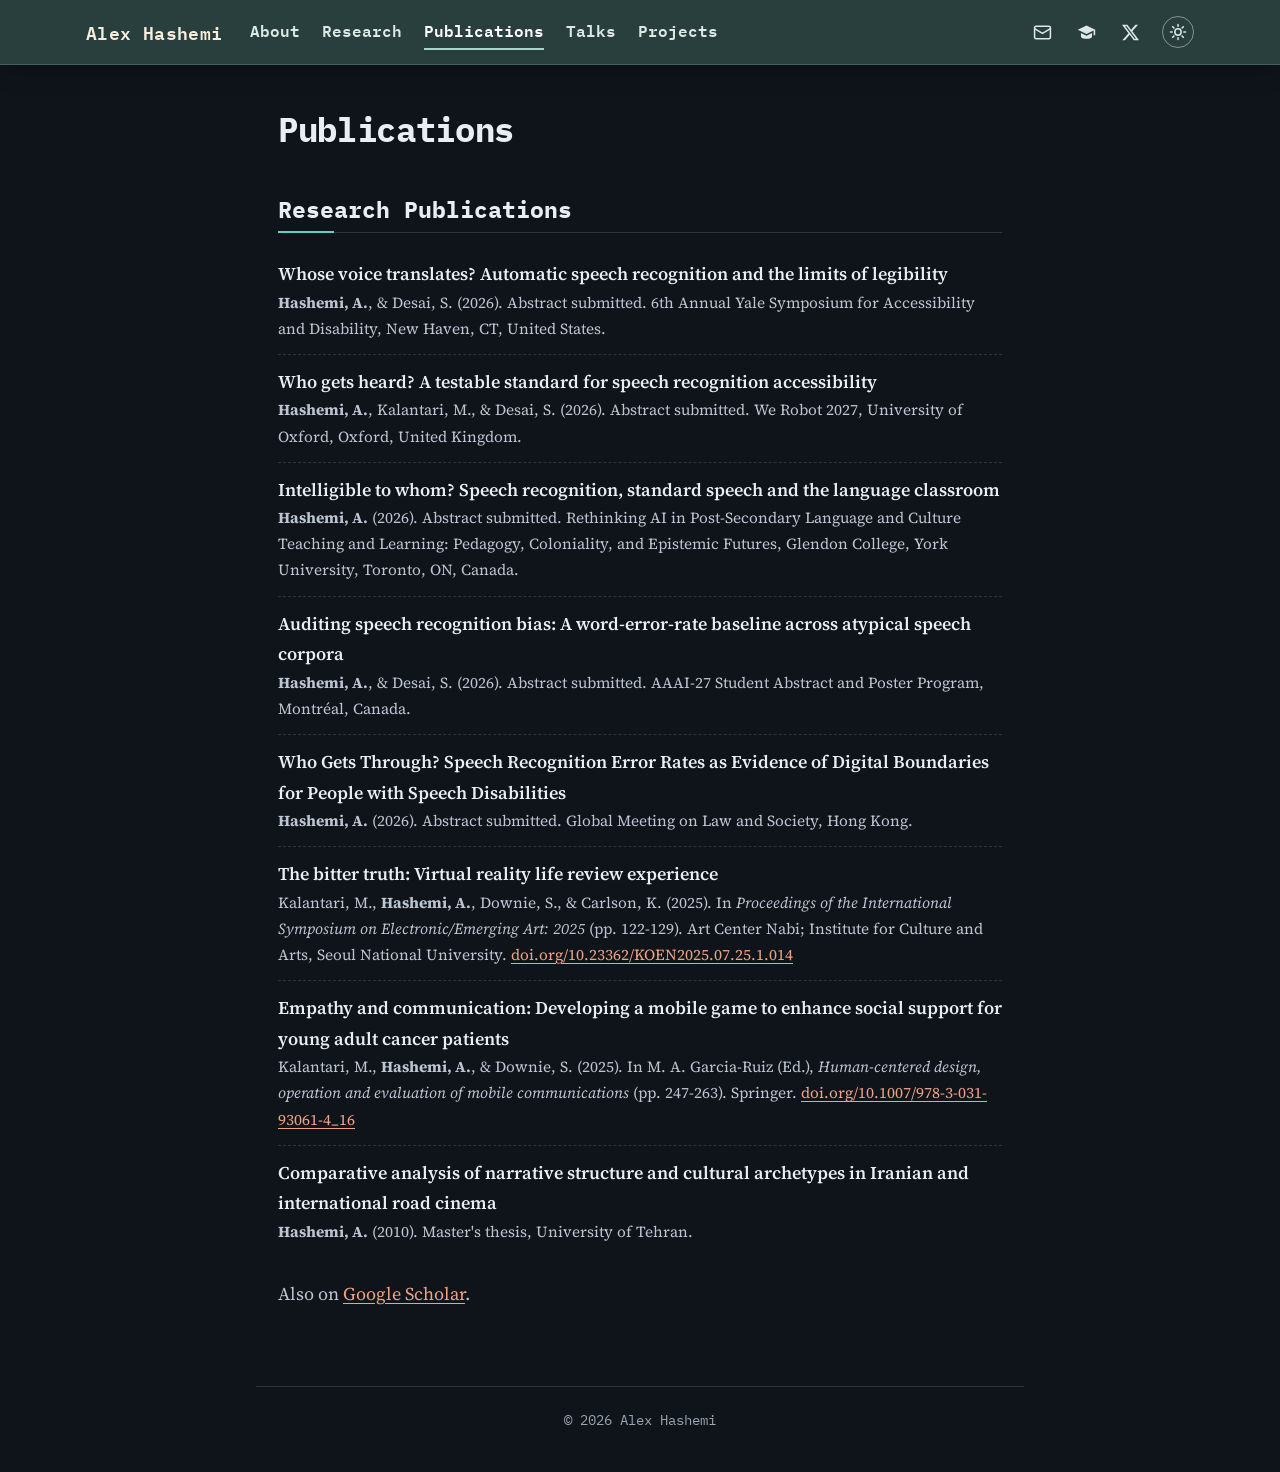
<file: publications.html>
<!DOCTYPE html>
<html lang="en">
<head>
<meta charset="UTF-8">
<meta name="viewport" content="width=device-width, initial-scale=1.0">
<title>Publications | Alex Hashemi</title>
<meta name="description" content="Research publications by Alex Hashemi.">
<link rel="icon" type="image/svg+xml" href="favicon.svg">
<link rel="icon" type="image/png" sizes="32x32" href="favicon-32.png">
<link rel="icon" sizes="any" href="favicon.ico">
<link rel="apple-touch-icon" href="apple-touch-icon.png">
<link rel="preconnect" href="https://fonts.googleapis.com">
<link rel="preconnect" href="https://fonts.gstatic.com" crossorigin>
<link href="https://fonts.googleapis.com/css2?family=IBM+Plex+Mono:wght@500;600;700&amp;family=Source+Serif+4:ital,opsz,wght@0,8..60,400;0,8..60,600;1,8..60,400&amp;display=swap" rel="stylesheet">
<link rel="stylesheet" href="site.css?v=202611201355">
<script>
  (function () {
    var t = null;
    try { t = localStorage.getItem('theme'); } catch (e) {}
    document.documentElement.setAttribute('data-theme', t === 'light' ? 'light' : 'dark');
  })();
</script>
</head>
<body>
<a class="skip" href="#main">Skip to content</a>
<header class="bar">
  <div class="bar-inner">
    <a class="brand" href="./">Alex Hashemi</a>
    <nav class="nav" aria-label="Primary"><a href="about.html">About</a><a href="research.html">Research</a><a href="publications.html" aria-current="page">Publications</a><a href="talks.html">Talks</a><a href="projects.html">Projects</a></nav>
    <div class="icons"><a class="stroke" href="mailto:alexhash@yorku.ca" aria-label="Email" title="Email"><svg viewBox="0 0 24 24" aria-hidden="true"><rect x="2" y="4" width="20" height="16" rx="2"/><path d="m2 7 10 6 10-6"/></svg></a><a class="" href="https://scholar.google.ca/citations?view_op=list_works&amp;hl=en&amp;user=wjBx0VoAAAAJ" aria-label="Google Scholar" title="Google Scholar" target="_blank" rel="noopener noreferrer"><svg viewBox="0 0 24 24" aria-hidden="true"><path d="M12 3 1 8.5l11 5.5 9-4.5v6h2V8.5L12 3z"/><path d="M5 12.75V17c0 1.66 3.13 3 7 3s7-1.34 7-3v-4.25l-7 3.5-7-3.5z"/></svg></a><a class="" href="https://x.com/alexxhashemi" aria-label="X (Twitter)" title="X (Twitter)" target="_blank" rel="noopener noreferrer"><svg viewBox="0 0 24 24" aria-hidden="true"><path d="M18.24 2.25h3.31l-7.23 8.26 8.5 11.24h-6.66l-5.21-6.82-5.97 6.82H1.67l7.73-8.84L1.25 2.25h6.83l4.71 6.23 5.45-6.23zm-1.16 17.52h1.83L7.08 4.13H5.12l11.96 15.64z"/></svg></a>
      <button class="theme-toggle" id="themeToggle" type="button" aria-label="Switch to light mode" title="Switch to light mode">
        <svg class="sun" viewBox="0 0 24 24" aria-hidden="true"><circle cx="12" cy="12" r="4.2"/><path d="M12 2v2.2M12 19.8V22M4.9 4.9l1.6 1.6M17.5 17.5l1.6 1.6M2 12h2.2M19.8 12H22M4.9 19.1l1.6-1.6M17.5 6.5l1.6-1.6"/></svg>
        <svg class="moon" viewBox="0 0 24 24" aria-hidden="true"><path d="M20.5 14.2A8.5 8.5 0 1 1 9.8 3.5a6.8 6.8 0 0 0 10.7 10.7z"/></svg>
      </button>
    </div>
  </div>
</header>
<main id="main">
<h1>Publications</h1>
<h2>Research Publications</h2>
<ul class="entries"><li><span class="t">Whose voice translates? Automatic speech recognition and the limits of legibility</span><span class="m"><strong>Hashemi, A.</strong>, &amp; Desai, S. (2026). Abstract submitted. 6th Annual Yale Symposium for Accessibility and Disability, New Haven, CT, United States.</span></li><li><span class="t">Who gets heard? A testable standard for speech recognition accessibility</span><span class="m"><strong>Hashemi, A.</strong>, Kalantari, M., &amp; Desai, S. (2026). Abstract submitted. We Robot 2027, University of Oxford, Oxford, United Kingdom.</span></li><li><span class="t">Intelligible to whom? Speech recognition, standard speech and the language classroom</span><span class="m"><strong>Hashemi, A.</strong> (2026). Abstract submitted. Rethinking AI in Post-Secondary Language and Culture Teaching and Learning: Pedagogy, Coloniality, and Epistemic Futures, Glendon College, York University, Toronto, ON, Canada.</span></li><li><span class="t">Auditing speech recognition bias: A word-error-rate baseline across atypical speech corpora</span><span class="m"><strong>Hashemi, A.</strong>, &amp; Desai, S. (2026). Abstract submitted. AAAI-27 Student Abstract and Poster Program, Montr&eacute;al, Canada.</span></li><li><span class="t">Who Gets Through? Speech Recognition Error Rates as Evidence of Digital Boundaries for People with Speech Disabilities</span><span class="m"><strong>Hashemi, A.</strong> (2026). Abstract submitted. Global Meeting on Law and Society, Hong Kong.</span></li><li><span class="t">The bitter truth: Virtual reality life review experience</span><span class="m">Kalantari, M., <strong>Hashemi, A.</strong>, Downie, S., &amp; Carlson, K. (2025). In <em>Proceedings of the International Symposium on Electronic/Emerging Art: 2025</em> (pp. 122-129). Art Center Nabi; Institute for Culture and Arts, Seoul National University. <a href="https://doi.org/10.23362/KOEN2025.07.25.1.014" target="_blank" rel="noopener noreferrer">doi.org/10.23362/KOEN2025.07.25.1.014</a></span></li><li><span class="t">Empathy and communication: Developing a mobile game to enhance social support for young adult cancer patients</span><span class="m">Kalantari, M., <strong>Hashemi, A.</strong>, &amp; Downie, S. (2025). In M. A. Garcia-Ruiz (Ed.), <em>Human-centered design, operation and evaluation of mobile communications</em> (pp. 247-263). Springer. <a href="https://doi.org/10.1007/978-3-031-93061-4_16" target="_blank" rel="noopener noreferrer">doi.org/10.1007/978-3-031-93061-4_16</a></span></li><li><span class="t">Comparative analysis of narrative structure and cultural archetypes in Iranian and international road cinema</span><span class="m"><strong>Hashemi, A.</strong> (2010). Master's thesis, University of Tehran.</span></li></ul>
<p class="muted more">Also on <a href="https://scholar.google.ca/citations?view_op=list_works&amp;hl=en&amp;user=wjBx0VoAAAAJ" target="_blank" rel="noopener noreferrer">Google Scholar</a>.</p>

</main>
<footer>&copy; 2026 Alex Hashemi</footer>
<script>
  (function () {
    var root = document.documentElement, btn = document.getElementById('themeToggle');
    function sync() {
      var light = root.getAttribute('data-theme') === 'light';
      var label = light ? 'Switch to dark mode' : 'Switch to light mode';
      btn.setAttribute('aria-label', label); btn.setAttribute('title', label);
    }
    btn.addEventListener('click', function () {
      var next = root.getAttribute('data-theme') === 'light' ? 'dark' : 'light';
      root.setAttribute('data-theme', next);
      try { localStorage.setItem('theme', next); } catch (e) {}
      sync();
    });
    sync();
  })();
</script>
</body>
</html>
</file>
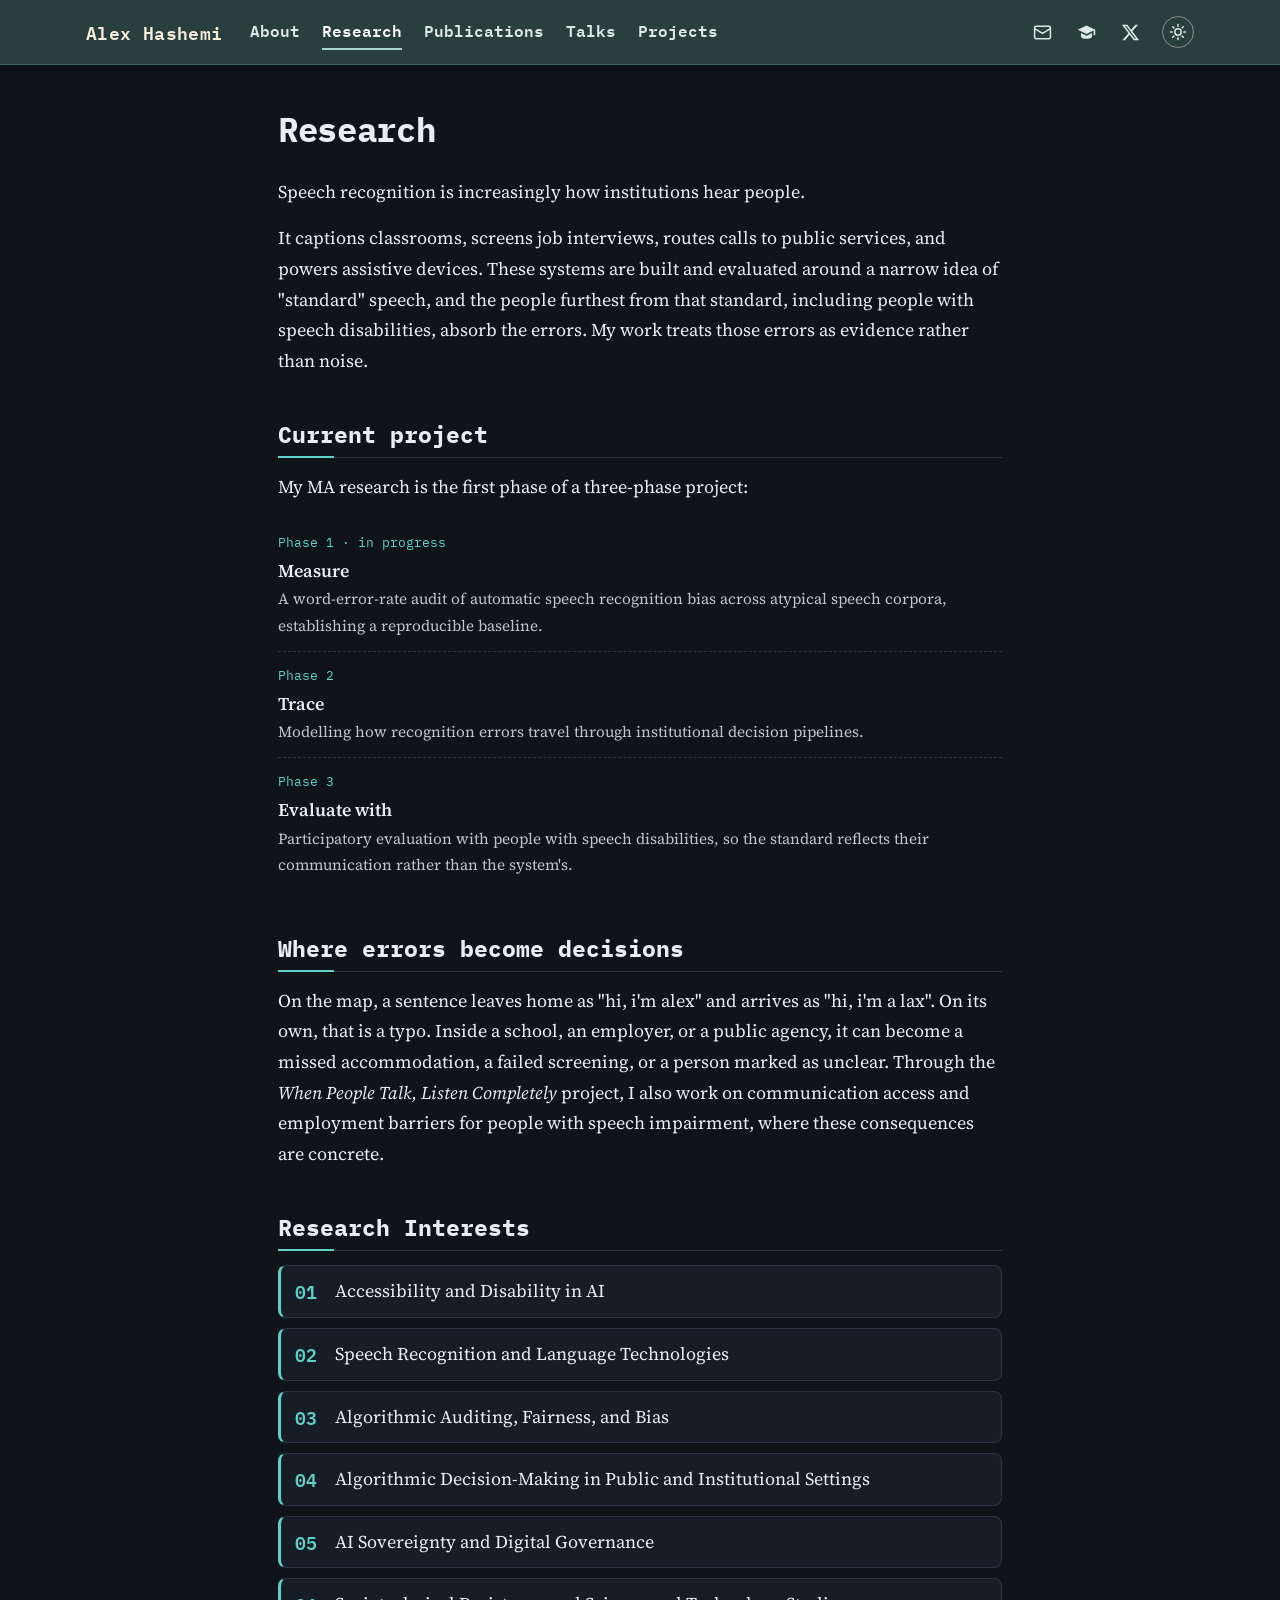
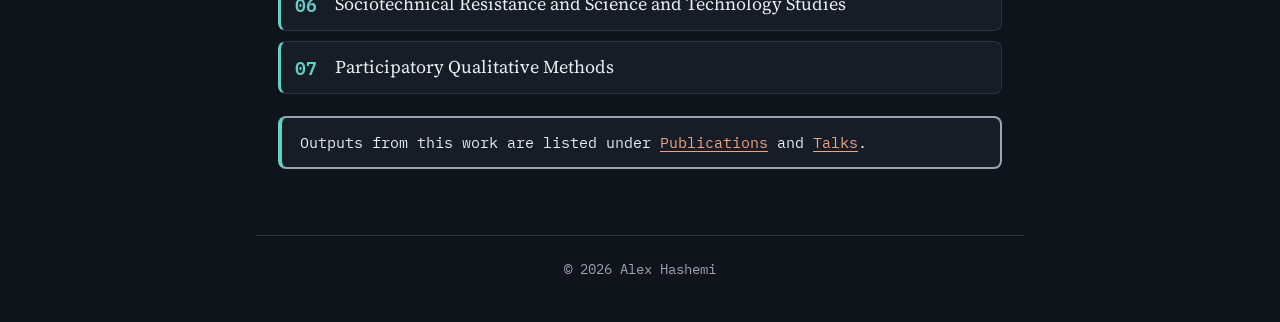
<file: research.html>
<!DOCTYPE html>
<html lang="en">
<head>
<meta charset="UTF-8">
<meta name="viewport" content="width=device-width, initial-scale=1.0">
<title>Research | Alex Hashemi</title>
<meta name="description" content="Research by Alex Hashemi on speech recognition bias, auditing, and accessibility.">
<link rel="icon" type="image/svg+xml" href="favicon.svg">
<link rel="icon" type="image/png" sizes="32x32" href="favicon-32.png">
<link rel="icon" sizes="any" href="favicon.ico">
<link rel="apple-touch-icon" href="apple-touch-icon.png">
<link rel="preconnect" href="https://fonts.googleapis.com">
<link rel="preconnect" href="https://fonts.gstatic.com" crossorigin>
<link href="https://fonts.googleapis.com/css2?family=IBM+Plex+Mono:wght@500;600;700&amp;family=Source+Serif+4:ital,opsz,wght@0,8..60,400;0,8..60,600;1,8..60,400&amp;display=swap" rel="stylesheet">
<link rel="stylesheet" href="site.css?v=202611201355">
<script>
  (function () {
    var t = null;
    try { t = localStorage.getItem('theme'); } catch (e) {}
    document.documentElement.setAttribute('data-theme', t === 'light' ? 'light' : 'dark');
  })();
</script>
</head>
<body>
<a class="skip" href="#main">Skip to content</a>
<header class="bar">
  <div class="bar-inner">
    <a class="brand" href="./">Alex Hashemi</a>
    <nav class="nav" aria-label="Primary"><a href="about.html">About</a><a href="research.html" aria-current="page">Research</a><a href="publications.html">Publications</a><a href="talks.html">Talks</a><a href="projects.html">Projects</a></nav>
    <div class="icons"><a class="stroke" href="mailto:alexhash@yorku.ca" aria-label="Email" title="Email"><svg viewBox="0 0 24 24" aria-hidden="true"><rect x="2" y="4" width="20" height="16" rx="2"/><path d="m2 7 10 6 10-6"/></svg></a><a class="" href="https://scholar.google.ca/citations?view_op=list_works&amp;hl=en&amp;user=wjBx0VoAAAAJ" aria-label="Google Scholar" title="Google Scholar" target="_blank" rel="noopener noreferrer"><svg viewBox="0 0 24 24" aria-hidden="true"><path d="M12 3 1 8.5l11 5.5 9-4.5v6h2V8.5L12 3z"/><path d="M5 12.75V17c0 1.66 3.13 3 7 3s7-1.34 7-3v-4.25l-7 3.5-7-3.5z"/></svg></a><a class="" href="https://x.com/alexxhashemi" aria-label="X (Twitter)" title="X (Twitter)" target="_blank" rel="noopener noreferrer"><svg viewBox="0 0 24 24" aria-hidden="true"><path d="M18.24 2.25h3.31l-7.23 8.26 8.5 11.24h-6.66l-5.21-6.82-5.97 6.82H1.67l7.73-8.84L1.25 2.25h6.83l4.71 6.23 5.45-6.23zm-1.16 17.52h1.83L7.08 4.13H5.12l11.96 15.64z"/></svg></a>
      <button class="theme-toggle" id="themeToggle" type="button" aria-label="Switch to light mode" title="Switch to light mode">
        <svg class="sun" viewBox="0 0 24 24" aria-hidden="true"><circle cx="12" cy="12" r="4.2"/><path d="M12 2v2.2M12 19.8V22M4.9 4.9l1.6 1.6M17.5 17.5l1.6 1.6M2 12h2.2M19.8 12H22M4.9 19.1l1.6-1.6M17.5 6.5l1.6-1.6"/></svg>
        <svg class="moon" viewBox="0 0 24 24" aria-hidden="true"><path d="M20.5 14.2A8.5 8.5 0 1 1 9.8 3.5a6.8 6.8 0 0 0 10.7 10.7z"/></svg>
      </button>
    </div>
  </div>
</header>
<main id="main">
<h1>Research</h1>
<p class="lead">Speech recognition is increasingly how institutions hear people.</p>
<p>It captions classrooms, screens job interviews, routes calls to public services, and powers
assistive devices. These systems are built and evaluated around a narrow idea of "standard"
speech, and the people furthest from that standard, including people with speech disabilities,
absorb the errors. My work treats those errors as evidence rather than noise.</p>

<h2>Current project</h2>
<p>My MA research is the first phase of a three-phase project:</p>
<ul class="entries">
  <li><span class="when">Phase 1 · in progress</span><span class="t">Measure</span><span class="m">A word-error-rate audit of automatic speech recognition bias across atypical speech corpora, establishing a reproducible baseline.</span></li>
  <li><span class="when">Phase 2</span><span class="t">Trace</span><span class="m">Modelling how recognition errors travel through institutional decision pipelines.</span></li>
  <li><span class="when">Phase 3</span><span class="t">Evaluate with</span><span class="m">Participatory evaluation with people with speech disabilities, so the standard reflects their communication rather than the system's.</span></li>
</ul>

<h2 id="why">Where errors become decisions</h2>
<p>On the map, a sentence leaves home as "hi, i'm alex" and arrives as "hi, i'm a lax". On its
own, that is a typo. Inside a school, an employer, or a public agency, it can become a missed
accommodation, a failed screening, or a person marked as unclear. Through the <em>When People
Talk, Listen Completely</em> project, I also work on communication access and employment
barriers for people with speech impairment, where these consequences are concrete.</p>

<h2 id="interests">Research Interests</h2>
<ol class="interests">
  <li>Accessibility and Disability in AI</li>
  <li>Speech Recognition and Language Technologies</li>
  <li>Algorithmic Auditing, Fairness, and Bias</li>
  <li>Algorithmic Decision-Making in Public and Institutional Settings</li>
  <li>AI Sovereignty and Digital Governance</li>
  <li>Sociotechnical Resistance and Science and Technology Studies</li>
  <li>Participatory Qualitative Methods</li>
</ol>

<p class="callout">Outputs from this work are listed under <a href="publications.html">Publications</a> and <a href="talks.html">Talks</a>.</p>

</main>
<footer>&copy; 2026 Alex Hashemi</footer>
<script>
  (function () {
    var root = document.documentElement, btn = document.getElementById('themeToggle');
    function sync() {
      var light = root.getAttribute('data-theme') === 'light';
      var label = light ? 'Switch to dark mode' : 'Switch to light mode';
      btn.setAttribute('aria-label', label); btn.setAttribute('title', label);
    }
    btn.addEventListener('click', function () {
      var next = root.getAttribute('data-theme') === 'light' ? 'dark' : 'light';
      root.setAttribute('data-theme', next);
      try { localStorage.setItem('theme', next); } catch (e) {}
      sync();
    });
    sync();
  })();
</script>
</body>
</html>
</file>
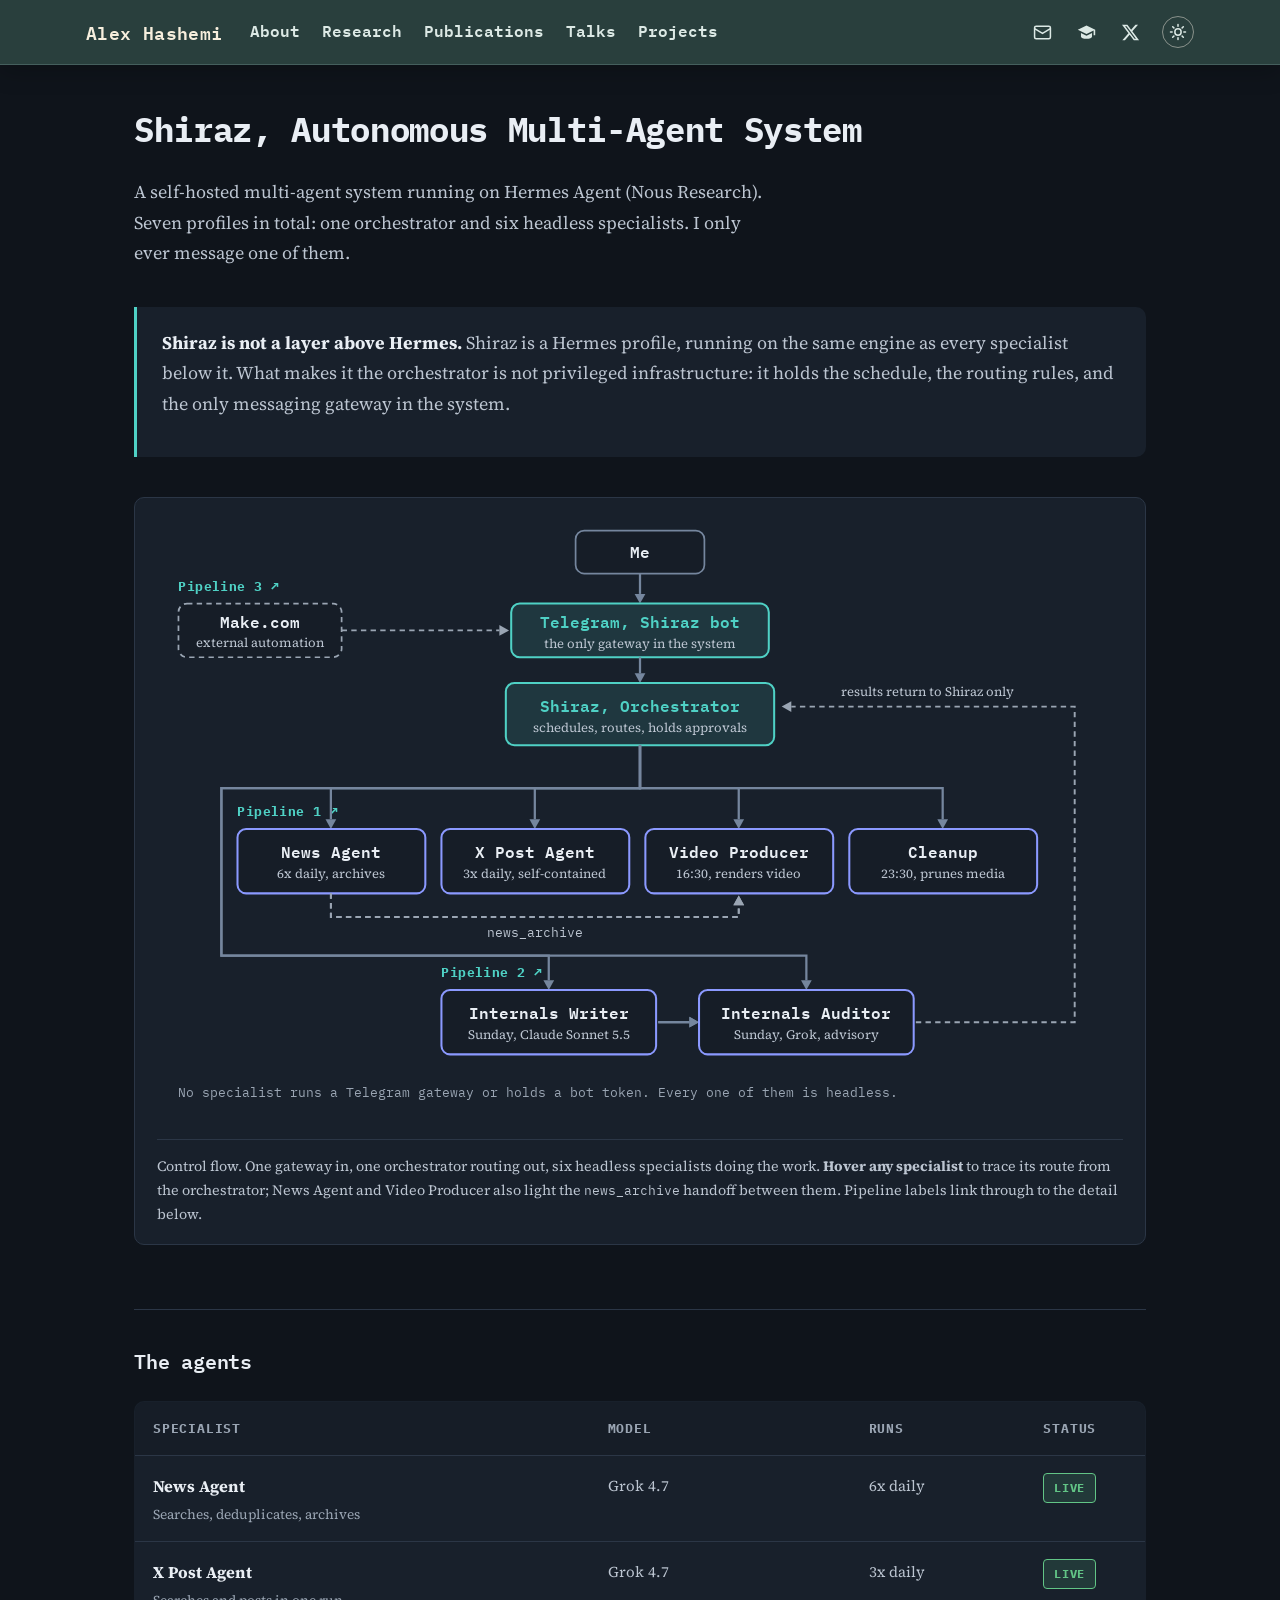
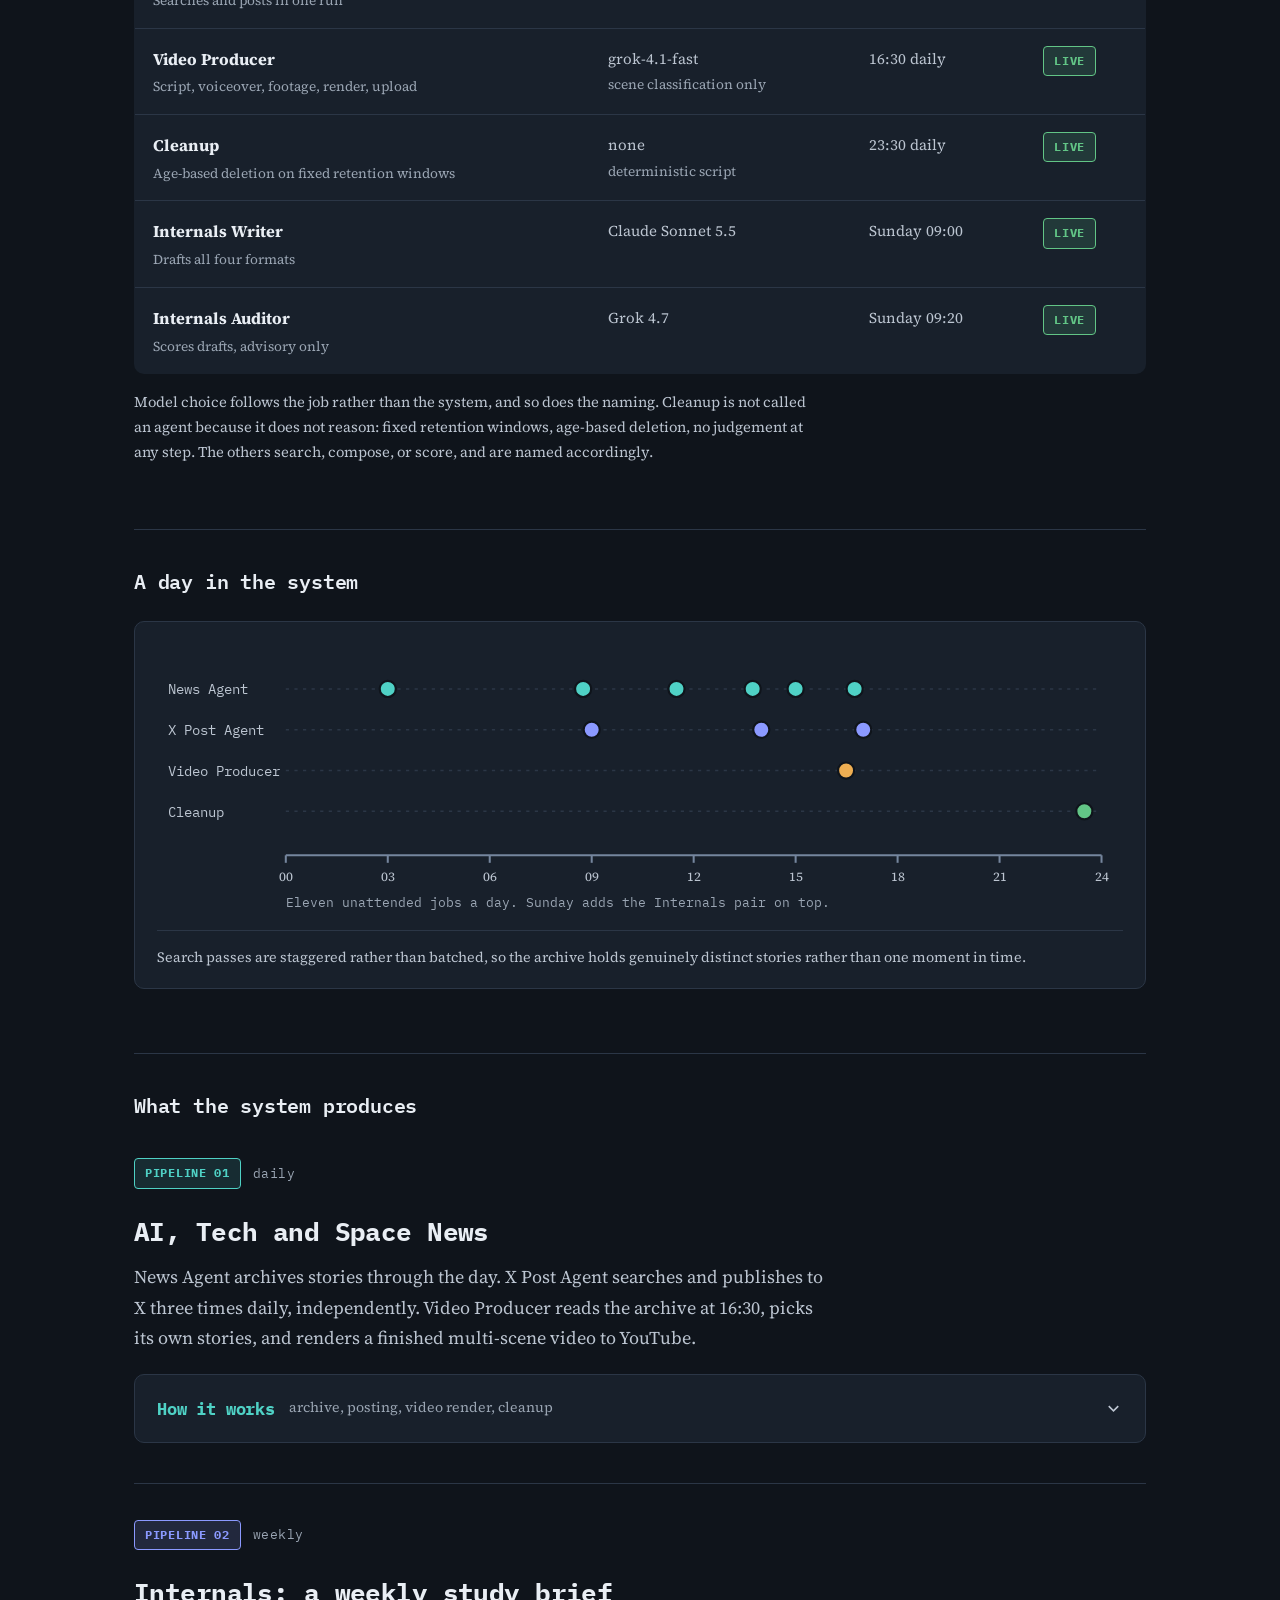
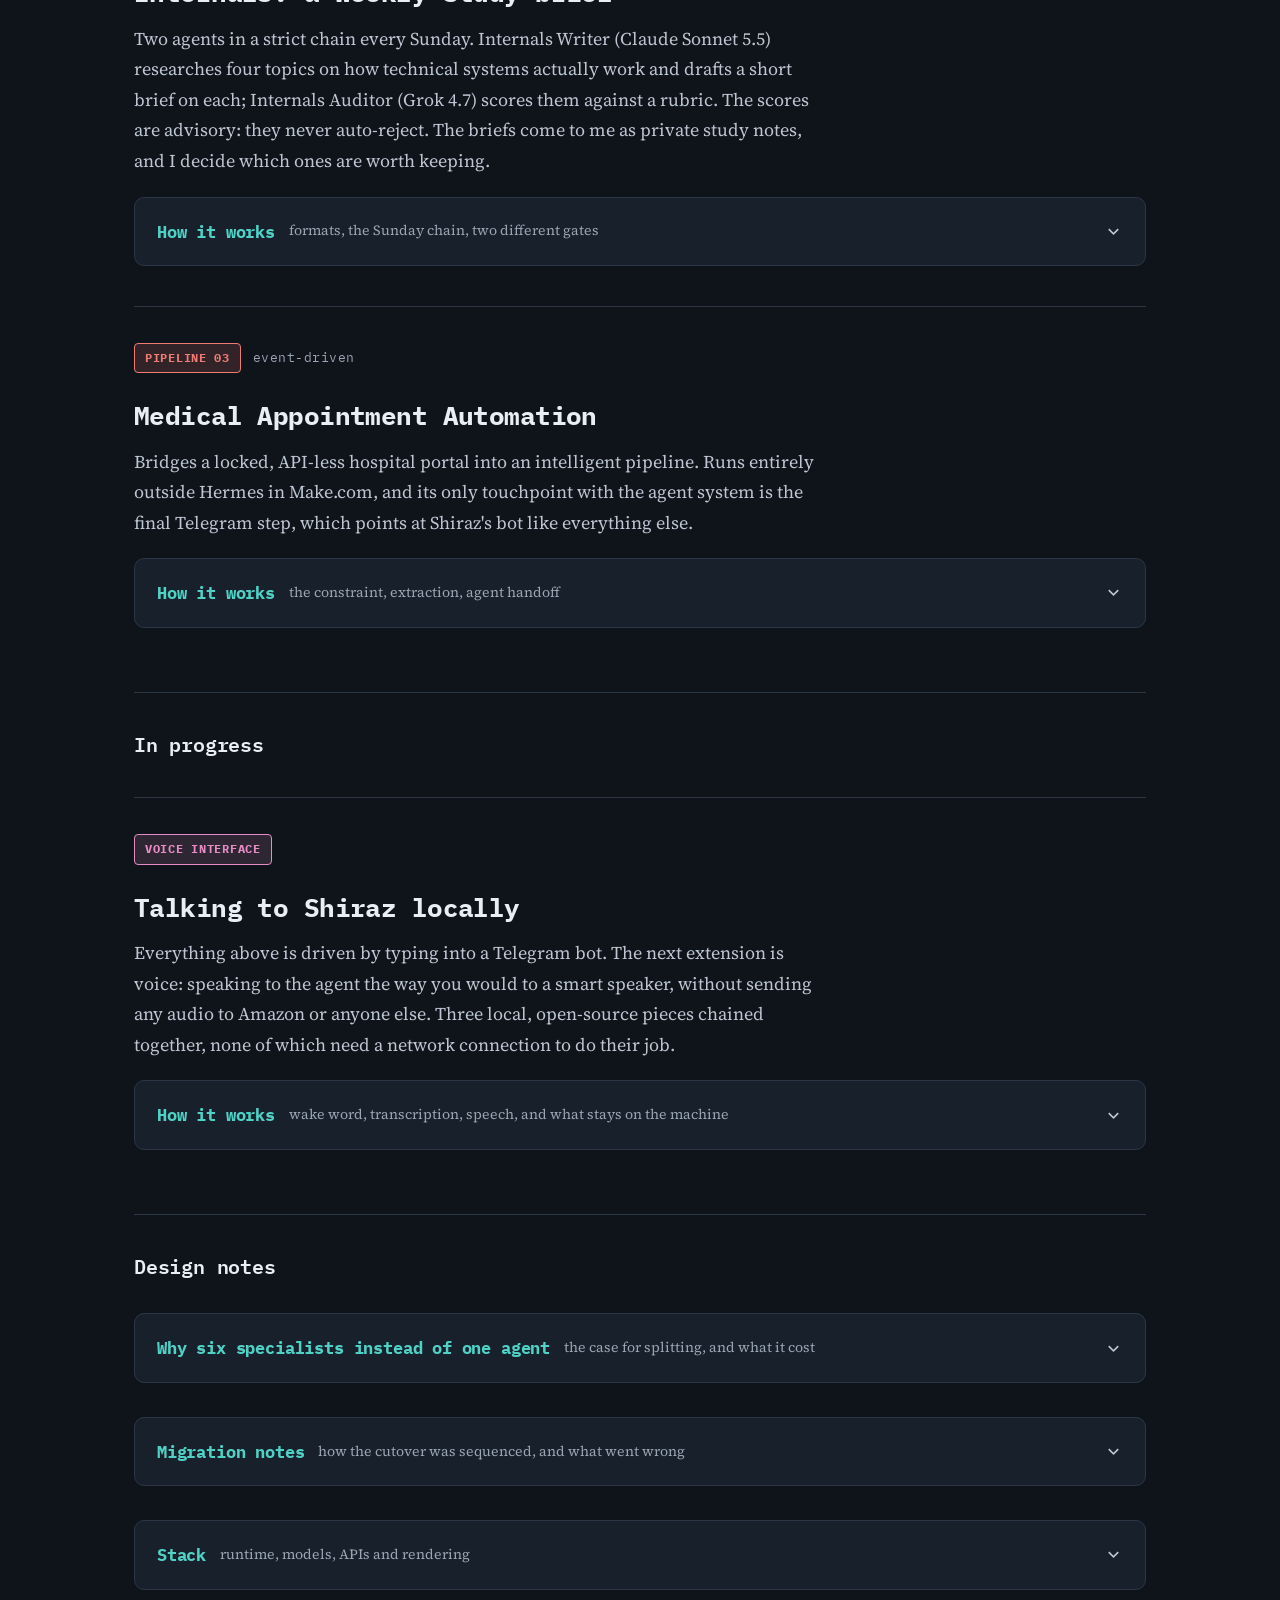
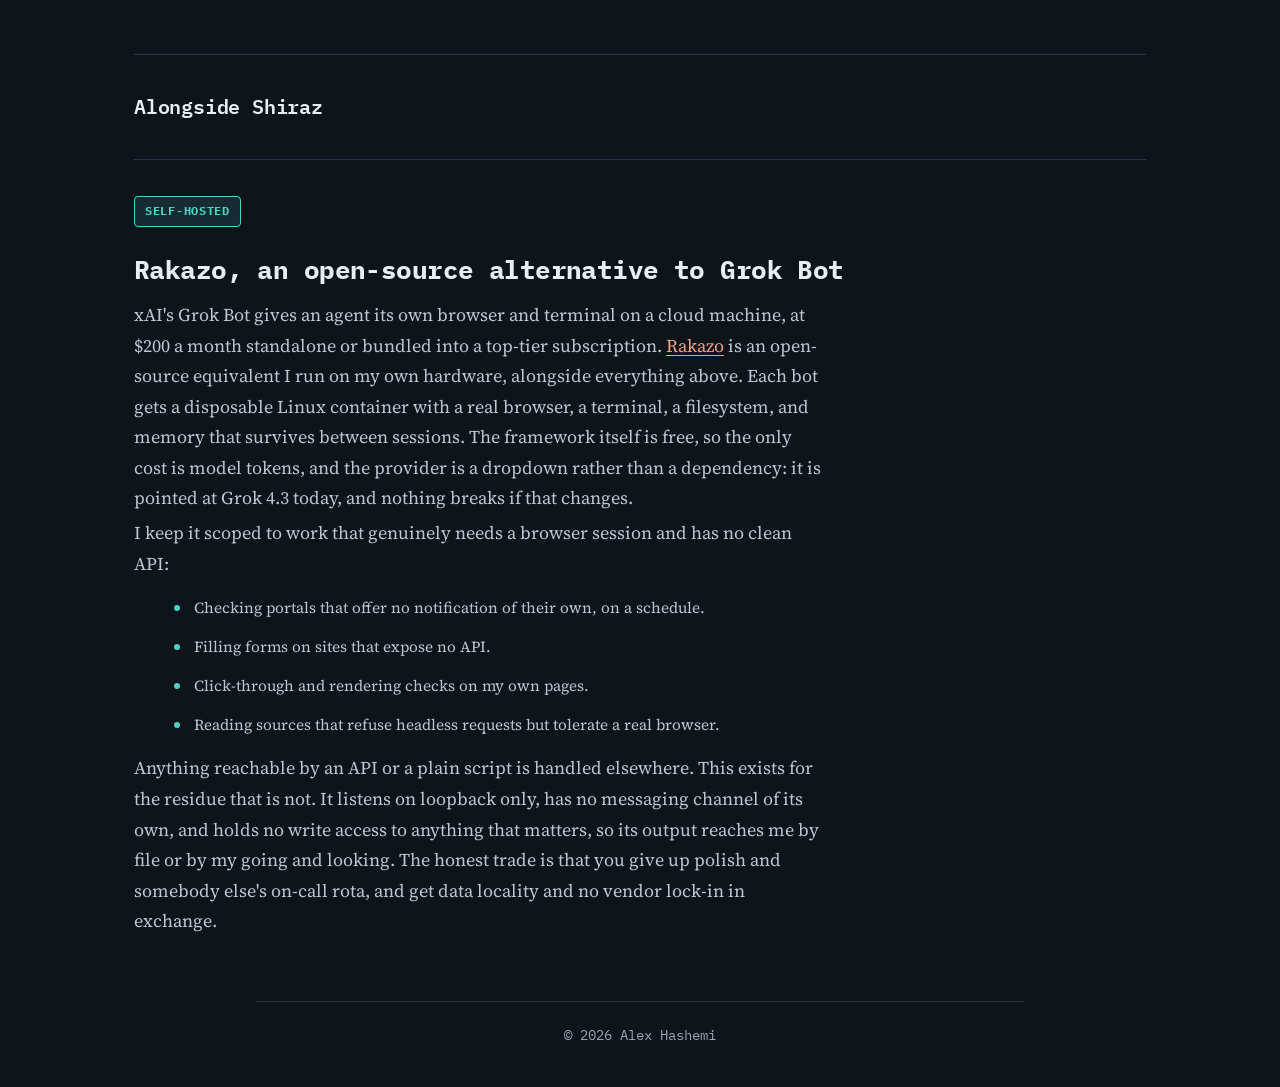
<file: shiraz.html>
<!DOCTYPE html>
<html lang="en">
<head>
<meta charset="UTF-8">
<meta name="viewport" content="width=device-width, initial-scale=1.0">
<title>Shiraz | Alex Hashemi</title>
<meta name="description" content="Shiraz, a self-hosted autonomous multi-agent system built by Alex Hashemi.">
<link rel="icon" type="image/svg+xml" href="favicon.svg">
<link rel="icon" type="image/png" sizes="32x32" href="favicon-32.png">
<link rel="icon" sizes="any" href="favicon.ico">
<link rel="apple-touch-icon" href="apple-touch-icon.png">
<link rel="preconnect" href="https://fonts.googleapis.com">
<link rel="preconnect" href="https://fonts.gstatic.com" crossorigin>
<link href="https://fonts.googleapis.com/css2?family=IBM+Plex+Mono:wght@500;600;700&amp;family=Source+Serif+4:ital,opsz,wght@0,8..60,400;0,8..60,600;1,8..60,400&amp;display=swap" rel="stylesheet">
<link rel="stylesheet" href="site.css?v=202611201355">
<link rel="stylesheet" href="shiraz.css?v=202611201355">
<script>
  (function () {
    var t = null;
    try { t = localStorage.getItem('theme'); } catch (e) {}
    document.documentElement.setAttribute('data-theme', t === 'light' ? 'light' : 'dark');
  })();
</script>
</head>
<body>
<a class="skip" href="#main">Skip to content</a>
<header class="bar">
  <div class="bar-inner">
    <a class="brand" href="./">Alex Hashemi</a>
    <nav class="nav" aria-label="Primary"><a href="about.html">About</a><a href="research.html">Research</a><a href="publications.html">Publications</a><a href="talks.html">Talks</a><a href="projects.html">Projects</a></nav>
    <div class="icons"><a class="stroke" href="mailto:alexhash@yorku.ca" aria-label="Email" title="Email"><svg viewBox="0 0 24 24" aria-hidden="true"><rect x="2" y="4" width="20" height="16" rx="2"/><path d="m2 7 10 6 10-6"/></svg></a><a class="" href="https://scholar.google.ca/citations?view_op=list_works&amp;hl=en&amp;user=wjBx0VoAAAAJ" aria-label="Google Scholar" title="Google Scholar" target="_blank" rel="noopener noreferrer"><svg viewBox="0 0 24 24" aria-hidden="true"><path d="M12 3 1 8.5l11 5.5 9-4.5v6h2V8.5L12 3z"/><path d="M5 12.75V17c0 1.66 3.13 3 7 3s7-1.34 7-3v-4.25l-7 3.5-7-3.5z"/></svg></a><a class="" href="https://x.com/alexxhashemi" aria-label="X (Twitter)" title="X (Twitter)" target="_blank" rel="noopener noreferrer"><svg viewBox="0 0 24 24" aria-hidden="true"><path d="M18.24 2.25h3.31l-7.23 8.26 8.5 11.24h-6.66l-5.21-6.82-5.97 6.82H1.67l7.73-8.84L1.25 2.25h6.83l4.71 6.23 5.45-6.23zm-1.16 17.52h1.83L7.08 4.13H5.12l11.96 15.64z"/></svg></a>
      <button class="theme-toggle" id="themeToggle" type="button" aria-label="Switch to light mode" title="Switch to light mode">
        <svg class="sun" viewBox="0 0 24 24" aria-hidden="true"><circle cx="12" cy="12" r="4.2"/><path d="M12 2v2.2M12 19.8V22M4.9 4.9l1.6 1.6M17.5 17.5l1.6 1.6M2 12h2.2M19.8 12H22M4.9 19.1l1.6-1.6M17.5 6.5l1.6-1.6"/></svg>
        <svg class="moon" viewBox="0 0 24 24" aria-hidden="true"><path d="M20.5 14.2A8.5 8.5 0 1 1 9.8 3.5a6.8 6.8 0 0 0 10.7 10.7z"/></svg>
      </button>
    </div>
  </div>
</header>
<main id="main" class="wide">
<div class="shz">
<h1>Shiraz, Autonomous Multi-Agent System</h1>
    <p class="section-intro">
      A self-hosted multi-agent system running on Hermes Agent (Nous Research). Seven profiles in
      total: one orchestrator and six headless specialists. I only ever message one of them.
    </p>

    <div class="agent-highlight">
      <p><strong>Shiraz is not a layer above Hermes.</strong> Shiraz is a Hermes profile, running on
      the same engine as every specialist below it. What makes it the orchestrator is not privileged
      infrastructure: it holds the schedule, the routing rules, and the only messaging gateway in
      the system.</p>
    </div>

    <!-- ARCHITECTURE DIAGRAM
         Connector strokes live in inline style attributes, NOT in a stylesheet.
         SVG defaults `stroke` to `none`, so a path relying on a stylesheet rule
         draws nothing at all if that rule fails to apply, while its arrowhead
         still renders. Inline styles cannot fail that way. Arrowheads are drawn
         paths rather than <marker> elements for the same reason. Route hover is
         driven by shiraz.js, which rewrites these same inline styles. -->
    <figure class="arch">
      <div class="arch-scroll">
        <svg viewBox="0 0 900 560" role="img"
             aria-label="Architecture: I message one Telegram bot, Shiraz, which routes work to six headless specialists. Results return only to Shiraz. A Make.com scenario notifies through the same bot. Hovering a specialist traces its route from the orchestrator.">

          <!-- external: Make.com, pipeline 3 -->
          <a href="#pipeline-3"><text class="d-pipe" x="20" y="64">Pipeline 3 &#8599;</text></a>
          <g class="dimmable">
            <rect class="d-box-ext" x="20" y="76" width="152" height="50" rx="8"/>
            <text class="d-label" x="96" y="99" text-anchor="middle">Make.com</text>
            <text class="d-sub" x="96" y="116" text-anchor="middle">external automation</text>
            <path class="rt-dash" style="stroke:var(--text-dim);stroke-width:1.8;stroke-dasharray:5 4;fill:none" d="M172,101 L319,101"/>
            <path class="rt-head-dim" style="fill:var(--text-dim);stroke:none" d="M319,96 L319,106 L328,101 Z"/>
          </g>

          <!-- me -->
          <g class="dimmable">
            <rect class="d-box" x="390" y="8" width="120" height="40" rx="8"/>
            <text class="d-label" x="450" y="34" text-anchor="middle">Me</text>
            <path class="rt-line" style="stroke:var(--line);stroke-width:2.1;fill:none" d="M450,48 L450,67"/>
            <path class="rt-head" style="fill:var(--line);stroke:none" d="M445,67 L455,67 L450,76 Z"/>
          </g>

          <!-- the single gateway -->
          <g class="dimmable">
            <rect class="d-box-accent" x="330" y="76" width="240" height="50" rx="8"/>
            <text class="d-label-accent" x="450" y="99" text-anchor="middle">Telegram, Shiraz bot</text>
            <text class="d-sub" x="450" y="117" text-anchor="middle">the only gateway in the system</text>
            <path class="rt-line" style="stroke:var(--line);stroke-width:2.1;fill:none" d="M450,126 L450,141"/>
            <path class="rt-head" style="fill:var(--line);stroke:none" d="M445,141 L455,141 L450,150 Z"/>
          </g>

          <!-- orchestrator: every route below starts here -->
          <rect class="d-box-accent" x="325" y="150" width="250" height="58" rx="8"/>
          <text class="d-label-accent" x="450" y="177" text-anchor="middle">Shiraz, Orchestrator</text>
          <text class="d-sub" x="450" y="196" text-anchor="middle">schedules, routes, holds approvals</text>

          <a href="#pipeline-1"><text class="d-pipe" x="75" y="274">Pipeline 1 &#8599;</text></a>
          <a href="#pipeline-2"><text class="d-pipe" x="265" y="424">Pipeline 2 &#8599;</text></a>

          <g class="route" data-route="news">
            <title>News Agent. Routed from Shiraz six times daily. Writes to news_archive, which Video Producer reads.</title>
            <path class="rt-hit"  style="stroke:transparent;stroke-width:20;fill:none;pointer-events:stroke" d="M450,208 L450,248 L162,248 L162,277"/>
            <path class="rt-line" style="stroke:var(--line);stroke-width:2.1;fill:none" d="M450,208 L450,248 L162,248 L162,277"/>
            <path class="rt-head" style="fill:var(--line);stroke:none" d="M157,277 L167,277 L162,286 Z"/>
            <path class="rt-dash" style="stroke:var(--text-dim);stroke-width:1.8;stroke-dasharray:5 4;fill:none" d="M162,346 L162,368 L542,368 L542,357"/>
            <path class="rt-head-dim" style="fill:var(--text-dim);stroke:none" d="M537,357 L547,357 L542,348 Z"/>
            <path class="rt-hit"  style="stroke:transparent;stroke-width:20;fill:none;pointer-events:stroke" d="M162,346 L162,368 L542,368 L542,357"/>
            <rect class="rt-box" style="fill:var(--surface-2);stroke:var(--accent-2);stroke-width:1.9" x="75" y="286" width="175" height="60" rx="8"/>
            <text class="d-label" x="162" y="313" text-anchor="middle">News Agent</text>
            <text class="d-sub" x="162" y="332" text-anchor="middle">6x daily, archives</text>
          </g>
          <g class="route" data-route="xpost">
            <title>X Post Agent. Routed from Shiraz three times daily. Self-contained: never reads news_archive.</title>
            <path class="rt-hit"  style="stroke:transparent;stroke-width:20;fill:none;pointer-events:stroke" d="M450,208 L450,248 L352,248 L352,277"/>
            <path class="rt-line" style="stroke:var(--line);stroke-width:2.1;fill:none" d="M450,208 L450,248 L352,248 L352,277"/>
            <path class="rt-head" style="fill:var(--line);stroke:none" d="M347,277 L357,277 L352,286 Z"/>
            <rect class="rt-box" style="fill:var(--surface-2);stroke:var(--accent-2);stroke-width:1.9" x="265" y="286" width="175" height="60" rx="8"/>
            <text class="d-label" x="352" y="313" text-anchor="middle">X Post Agent</text>
            <text class="d-sub" x="352" y="332" text-anchor="middle">3x daily, self-contained</text>
          </g>
          <g class="route" data-route="video">
            <title>Video Producer. Routed from Shiraz at 16:30. Reads news_archive and selects its own stories.</title>
            <path class="rt-hit"  style="stroke:transparent;stroke-width:20;fill:none;pointer-events:stroke" d="M450,208 L450,248 L542,248 L542,277"/>
            <path class="rt-line" style="stroke:var(--line);stroke-width:2.1;fill:none" d="M450,208 L450,248 L542,248 L542,277"/>
            <path class="rt-head" style="fill:var(--line);stroke:none" d="M537,277 L547,277 L542,286 Z"/>
            <path class="rt-dash" style="stroke:var(--text-dim);stroke-width:1.8;stroke-dasharray:5 4;fill:none" d="M162,346 L162,368 L542,368 L542,357"/>
            <path class="rt-head-dim" style="fill:var(--text-dim);stroke:none" d="M537,357 L547,357 L542,348 Z"/>
            <path class="rt-hit"  style="stroke:transparent;stroke-width:20;fill:none;pointer-events:stroke" d="M162,346 L162,368 L542,368 L542,357"/>
            <rect class="rt-box" style="fill:var(--surface-2);stroke:var(--accent-2);stroke-width:1.9" x="455" y="286" width="175" height="60" rx="8"/>
            <text class="d-label" x="542" y="313" text-anchor="middle">Video Producer</text>
            <text class="d-sub" x="542" y="332" text-anchor="middle">16:30, renders video</text>
          </g>
          <g class="route" data-route="cleanup">
            <title>Cleanup. Routed from Shiraz at 23:30. Deterministic script, no model calls.</title>
            <path class="rt-hit"  style="stroke:transparent;stroke-width:20;fill:none;pointer-events:stroke" d="M450,208 L450,248 L732,248 L732,277"/>
            <path class="rt-line" style="stroke:var(--line);stroke-width:2.1;fill:none" d="M450,208 L450,248 L732,248 L732,277"/>
            <path class="rt-head" style="fill:var(--line);stroke:none" d="M727,277 L737,277 L732,286 Z"/>
            <rect class="rt-box" style="fill:var(--surface-2);stroke:var(--accent-2);stroke-width:1.9" x="645" y="286" width="175" height="60" rx="8"/>
            <text class="d-label" x="732" y="313" text-anchor="middle">Cleanup</text>
            <text class="d-sub" x="732" y="332" text-anchor="middle">23:30, prunes media</text>
          </g>
          <g class="route" data-route="writer">
            <title>Internals Writer. Routed from Shiraz on Sunday at 09:00. Drafts all four formats, then hands to the Auditor.</title>
            <path class="rt-hit"  style="stroke:transparent;stroke-width:20;fill:none;pointer-events:stroke" d="M450,208 L450,248 L60,248 L60,404 L365,404 L365,427"/>
            <path class="rt-line" style="stroke:var(--line);stroke-width:2.1;fill:none" d="M450,208 L450,248 L60,248 L60,404 L365,404 L365,427"/>
            <path class="rt-head" style="fill:var(--line);stroke:none" d="M360,427 L370,427 L365,436 Z"/>
            <path class="rt-line" style="stroke:var(--line);stroke-width:2.1;fill:none" d="M467,466 L496,466"/>
            <path class="rt-head" style="fill:var(--line);stroke:none" d="M496,461 L496,471 L505,466 Z"/>
            <path class="rt-hit"  style="stroke:transparent;stroke-width:20;fill:none;pointer-events:stroke" d="M467,466 L496,466"/>
            <rect class="rt-box" style="fill:var(--surface-2);stroke:var(--accent-2);stroke-width:1.9" x="265" y="436" width="200" height="60" rx="8"/>
            <text class="d-label" x="365" y="463" text-anchor="middle">Internals Writer</text>
            <text class="d-sub" x="365" y="482" text-anchor="middle">Sunday, Claude Sonnet 5.5</text>
          </g>
          <g class="route" data-route="auditor">
            <title>Internals Auditor. Routed from Shiraz on Sunday at 09:20. Scores the Writer's drafts, advisory only.</title>
            <path class="rt-hit"  style="stroke:transparent;stroke-width:20;fill:none;pointer-events:stroke" d="M450,208 L450,248 L60,248 L60,404 L605,404 L605,427"/>
            <path class="rt-line" style="stroke:var(--line);stroke-width:2.1;fill:none" d="M450,208 L450,248 L60,248 L60,404 L605,404 L605,427"/>
            <path class="rt-head" style="fill:var(--line);stroke:none" d="M600,427 L610,427 L605,436 Z"/>
            <path class="rt-line" style="stroke:var(--line);stroke-width:2.1;fill:none" d="M467,466 L496,466"/>
            <path class="rt-head" style="fill:var(--line);stroke:none" d="M496,461 L496,471 L505,466 Z"/>
            <path class="rt-hit"  style="stroke:transparent;stroke-width:20;fill:none;pointer-events:stroke" d="M467,466 L496,466"/>
            <rect class="rt-box" style="fill:var(--surface-2);stroke:var(--accent-2);stroke-width:1.9" x="505" y="436" width="200" height="60" rx="8"/>
            <text class="d-label" x="605" y="463" text-anchor="middle">Internals Auditor</text>
            <text class="d-sub" x="605" y="482" text-anchor="middle">Sunday, Grok, advisory</text>
          </g>

          <text class="d-sub-mono dimmable" x="352" y="387" text-anchor="middle">news_archive</text>

          <!-- results return only to Shiraz -->
          <g class="dimmable">
            <path class="rt-dash" style="stroke:var(--text-dim);stroke-width:1.8;stroke-dasharray:5 4;fill:none" d="M707,466 L855,466 L855,172 L591,172"/>
            <path class="rt-head-dim" style="fill:var(--text-dim);stroke:none" d="M591,167 L591,177 L582,172 Z"/>
            <text class="d-sub" x="718" y="162" text-anchor="middle">results return to Shiraz only</text>
          </g>

          <text class="d-note" x="20" y="536">No specialist runs a Telegram gateway or holds a bot token. Every one of them is headless.</text>
        </svg>
      </div>
      <figcaption>
        Control flow. One gateway in, one orchestrator routing out, six headless specialists doing
        the work. <strong>Hover any specialist</strong> to trace its route from the orchestrator;
        News Agent and Video Producer also light the <code>news_archive</code> handoff between them.
        Pipeline labels link through to the detail below.
      </figcaption>
    </figure>

    <!-- AGENT ROSTER -->
    <h3 class="sub-heading">The agents</h3>
    <div class="table-scroll">
      <table class="agent-table">
        <thead>
          <tr><th>Specialist</th><th>Model</th><th>Runs</th><th>Status</th></tr>
        </thead>
        <tbody>
          <tr>
            <td><strong>News Agent</strong><span class="td-sub">Searches, deduplicates, archives</span></td>
            <td>Grok 4.7</td>
            <td>6x daily</td>
            <td><span class="status status-live">Live</span></td>
          </tr>
          <tr>
            <td><strong>X Post Agent</strong><span class="td-sub">Searches and posts in one run</span></td>
            <td>Grok 4.7</td>
            <td>3x daily</td>
            <td><span class="status status-live">Live</span></td>
          </tr>
          <tr>
            <td><strong>Video Producer</strong><span class="td-sub">Script, voiceover, footage, render, upload</span></td>
            <td>grok-4.1-fast<span class="td-sub">scene classification only</span></td>
            <td>16:30 daily</td>
            <td><span class="status status-live">Live</span></td>
          </tr>
          <tr>
            <td><strong>Cleanup</strong><span class="td-sub">Age-based deletion on fixed retention windows</span></td>
            <td>none<span class="td-sub">deterministic script</span></td>
            <td>23:30 daily</td>
            <td><span class="status status-live">Live</span></td>
          </tr>
          <tr>
            <td><strong>Internals Writer</strong><span class="td-sub">Drafts all four formats</span></td>
            <td>Claude Sonnet 5.5</td>
            <td>Sunday 09:00</td>
            <td><span class="status status-live">Live</span></td>
          </tr>
          <tr>
            <td><strong>Internals Auditor</strong><span class="td-sub">Scores drafts, advisory only</span></td>
            <td>Grok 4.7</td>
            <td>Sunday 09:20</td>
            <td><span class="status status-live">Live</span></td>
          </tr>
        </tbody>
      </table>
    </div>
    <p class="table-note">
      Model choice follows the job rather than the system, and so does the naming. Cleanup is not
      called an agent because it does not reason: fixed retention windows, age-based deletion, no
      judgement at any step. The others search, compose, or score, and are named accordingly.
    </p>

    <!-- DAILY SCHEDULE -->
    <h3 class="sub-heading">A day in the system</h3>
    <figure class="arch">
      <div class="arch-scroll">
        <svg viewBox="0 0 900 250" role="img"
             aria-label="Daily schedule: News Agent runs at 03:00, 08:45, 11:30, 13:45, 15:00 and 16:45. X Post Agent at 09:00, 14:00 and 17:00. Video Producer at 16:30. Cleanup at 23:30.">
          <text class="d-lane" x="10" y="45">News Agent</text>
          <text class="d-lane" x="10" y="83">X Post Agent</text>
          <text class="d-lane" x="10" y="121">Video Producer</text>
          <text class="d-lane" x="10" y="159">Cleanup</text>

          <path class="d-rule" fill="none" d="M120,40 L880,40"/>
          <path class="d-rule" fill="none" d="M120,78 L880,78"/>
          <path class="d-rule" fill="none" d="M120,116 L880,116"/>
          <path class="d-rule" fill="none" d="M120,154 L880,154"/>

          <circle class="d-dot-news" cx="215" cy="40" r="7.5"/>
          <circle class="d-dot-news" cx="397" cy="40" r="7.5"/>
          <circle class="d-dot-news" cx="484" cy="40" r="7.5"/>
          <circle class="d-dot-news" cx="555" cy="40" r="7.5"/>
          <circle class="d-dot-news" cx="595" cy="40" r="7.5"/>
          <circle class="d-dot-news" cx="650" cy="40" r="7.5"/>

          <circle class="d-dot-x" cx="405" cy="78" r="7.5"/>
          <circle class="d-dot-x" cx="563" cy="78" r="7.5"/>
          <circle class="d-dot-x" cx="658" cy="78" r="7.5"/>

          <circle class="d-dot-video" cx="642" cy="116" r="7.5"/>

          <circle class="d-dot-clean" cx="864" cy="154" r="7.5"/>

          <path class="d-axis" fill="none" d="M120,195 L880,195"/>
          <path class="d-tick" fill="none" d="M120,195 L120,202"/>
          <path class="d-tick" fill="none" d="M215,195 L215,202"/>
          <path class="d-tick" fill="none" d="M310,195 L310,202"/>
          <path class="d-tick" fill="none" d="M405,195 L405,202"/>
          <path class="d-tick" fill="none" d="M500,195 L500,202"/>
          <path class="d-tick" fill="none" d="M595,195 L595,202"/>
          <path class="d-tick" fill="none" d="M690,195 L690,202"/>
          <path class="d-tick" fill="none" d="M785,195 L785,202"/>
          <path class="d-tick" fill="none" d="M880,195 L880,202"/>

          <text class="d-sub" x="120" y="219" text-anchor="middle">00</text>
          <text class="d-sub" x="215" y="219" text-anchor="middle">03</text>
          <text class="d-sub" x="310" y="219" text-anchor="middle">06</text>
          <text class="d-sub" x="405" y="219" text-anchor="middle">09</text>
          <text class="d-sub" x="500" y="219" text-anchor="middle">12</text>
          <text class="d-sub" x="595" y="219" text-anchor="middle">15</text>
          <text class="d-sub" x="690" y="219" text-anchor="middle">18</text>
          <text class="d-sub" x="785" y="219" text-anchor="middle">21</text>
          <text class="d-sub" x="880" y="219" text-anchor="middle">24</text>

          <text class="d-note" x="120" y="243">Eleven unattended jobs a day. Sunday adds the Internals pair on top.</text>
        </svg>
      </div>
      <figcaption>
        Search passes are staggered rather than batched, so the archive holds genuinely distinct
        stories rather than one moment in time.
      </figcaption>
    </figure>

    <!-- PIPELINES -->
    <h3 class="sub-heading">What the system produces</h3>

    <article class="pipeline-block" id="pipeline-1">
      <div class="pipeline-meta">
        <span class="format-badge format-mechanics">Pipeline 01</span>
        <span class="pipeline-cadence">daily</span>
      </div>
      <h3>AI, Tech and Space News</h3>
      <p class="pipeline-summary">
        News Agent archives stories through the day. X Post Agent searches and publishes to X three
        times daily, independently. Video Producer reads the archive at 16:30, picks its own
        stories, and renders a finished multi-scene video to YouTube.
      </p>

      <details class="disclosure">
        <summary>
          <span class="disclosure-label">How it works</span>
          <span class="disclosure-hint">archive, posting, video render, cleanup</span>
          <svg class="chev" viewBox="0 0 24 24" fill="none" stroke="currentColor" stroke-width="2"><path d="m6 9 6 6 6-6"/></svg>
        </summary>
        <div class="disclosure-body">
          <div class="timeline pipeline">
            <div class="timeline-item">
              <span class="timeline-year">01</span>
              <div>
                <h4>News Agent</h4>
                <p>Six staggered passes a day scan AI, ML, tech and space news, appending clean
                summaries to <code>news_archive</code>. A text-similarity check drops near-duplicate
                stories before they reach production. This archive feeds the video pipeline only.</p>
              </div>
            </div>
            <div class="timeline-item">
              <span class="timeline-year">02</span>
              <div>
                <h4>X Post Agent</h4>
                <p>Deliberately self-contained: it searches for post-worthy items and publishes in
                the same run, and never reads the archive. Three times daily, through Buffer's API.
                Posting times come from published engagement research rather than a guess.</p>
              </div>
            </div>
            <div class="timeline-item">
              <span class="timeline-year">03</span>
              <div>
                <h4>Video Producer</h4>
                <p>Reads the archive and <strong>selects several distinct stories itself</strong>,
                rather than being handed one topic. Writes a script segment per story, generates a
                voiceover per segment via Grok TTS with character-level timestamps, fetches a
                separate matched stock clip per segment from Pexels, cuts scene to scene, renders
                locally with <strong>HyperFrames</strong> (HTML/CSS/GSAP compiled to MP4 via
                headless Chrome and FFmpeg), then uploads through the YouTube Data API v3.</p>
              </div>
            </div>
            <div class="timeline-item">
              <span class="timeline-year">04</span>
              <div>
                <h4>Cleanup</h4>
                <p>A nightly deterministic script on fixed retention windows: one day for generated
                media, three for archive entries. Age-based deletion, no model calls, no judgement.
                That is why it is the one specialist here not called an agent.</p>
              </div>
            </div>
          </div>

          <div class="agent-highlight">
            <p><strong>The decision that shaped the build:</strong> the obvious approach is to call
            an AI video-generation API, which bills per second of rendered footage, roughly $2.40
            per video in testing. Rendering locally brought the marginal cost down to cents, with
            voiceover the only remaining per-video API charge.</p>
          </div>

          <h4 class="disclosure-subhead">Details that came out of building it</h4>
          <ul class="detail-list">
            <li>Footage is matched per story rather than one clip stretched across the whole video.</li>
            <li>Scene cuts are timed to character-level TTS timestamps rather than an equal split,
            so cuts land on the words being spoken.</li>
            <li>Clips are tiled rather than looped, because deterministic renderers stall when asked
            to seek past the end of a source file.</li>
          </ul>
        </div>
      </details>
    </article>

    <article class="pipeline-block" id="pipeline-2">
      <div class="pipeline-meta">
        <span class="format-badge format-anatomy">Pipeline 02</span>
        <span class="pipeline-cadence">weekly</span>
      </div>
      <h3>Internals: a weekly study brief</h3>
      <p class="pipeline-summary">
        Two agents in a strict chain every Sunday. Internals Writer (Claude Sonnet 5.5) researches
        four topics on how technical systems actually work and drafts a short brief on each;
        Internals Auditor (Grok 4.7) scores them against a rubric. The scores are advisory: they
        never auto-reject. The briefs come to me as private study notes, and I decide which ones
        are worth keeping.
      </p>

      <details class="disclosure">
        <summary>
          <span class="disclosure-label">How it works</span>
          <span class="disclosure-hint">formats, the Sunday chain, two different gates</span>
          <svg class="chev" viewBox="0 0 24 24" fill="none" stroke="currentColor" stroke-width="2"><path d="m6 9 6 6 6-6"/></svg>
        </summary>
        <div class="disclosure-body">
          <h4 class="disclosure-subhead" style="margin-top:0;border-top:0;padding-top:0">The four formats</h4>
          <div class="timeline pipeline">
            <div class="timeline-item">
              <span class="timeline-year">01</span>
              <div>
                <h4>Mechanics</h4>
                <p>How something actually works: an algorithm, data structure, or technique, at the
                mechanism level rather than tied to a product.</p>
              </div>
            </div>
            <div class="timeline-item">
              <span class="timeline-year">02</span>
              <div>
                <h4>Anatomy</h4>
                <p>Dissecting a system into the jobs it must do, using specific products only as
                illustration.</p>
              </div>
            </div>
            <div class="timeline-item">
              <span class="timeline-year">03</span>
              <div>
                <h4>Case File</h4>
                <p>A documented incident reconstructed: what happened, what it exposed, what stayed
                true afterwards. Drawn from a pre-vetted bank of real, sourced incidents, never
                invented live. If the bank runs dry the format is skipped for the week rather than
                filled with a fabricated case.</p>
              </div>
            </div>
            <div class="timeline-item">
              <span class="timeline-year">04</span>
              <div>
                <h4>Concept + Critique</h4>
                <p>An idea explained on its own terms, then examined for where it breaks or gets
                asked to carry more than it can.</p>
              </div>
            </div>
          </div>

          <h4 class="disclosure-subhead">The Sunday chain</h4>
          <ul class="detail-list">
            <li><strong>09:00, Internals Writer (Claude Sonnet 5.5)</strong> finds material and
            drafts all four briefs, checking each against earlier weeks so it never repeats a
            topic.</li>
            <li><strong>09:20, Internals Auditor (Grok 4.7)</strong> scores each brief on a rubric:
            non-obvious, mechanism depth, durability, accuracy, and for case files, sourcing.</li>
            <li><strong>Shiraz</strong> sends the four briefs plus their audit scores to Telegram.</li>
            <li><strong>I decide</strong> which to keep: the whole batch, a subset, or none.</li>
          </ul>

          <div class="agent-highlight">
            <p><strong>Sourcing is enforced twice, and the two are not the same thing.</strong> The
            Auditor scores sourcing quality, but that score is advisory and blocks nothing.
            Separately, a check in code hard-blocks any case-file draft with no sources attached,
            before it ever reaches me. One is a judgement, the other is a gate. Keeping them
            distinct matters: an advisory score that silently becomes a blocker is a system whose
            behaviour you can no longer predict.</p>
          </div>
        </div>
      </details>
    </article>

    <article class="pipeline-block" id="pipeline-3">
      <div class="pipeline-meta">
        <span class="format-badge format-case-file">Pipeline 03</span>
        <span class="pipeline-cadence">event-driven</span>
      </div>
      <h3>Medical Appointment Automation</h3>
      <p class="pipeline-summary">
        Bridges a locked, API-less hospital portal into an intelligent pipeline. Runs entirely
        outside Hermes in Make.com, and its only touchpoint with the agent system is the final
        Telegram step, which points at Shiraz's bot like everything else.
      </p>

      <details class="disclosure">
        <summary>
          <span class="disclosure-label">How it works</span>
          <span class="disclosure-hint">the constraint, extraction, agent handoff</span>
          <svg class="chev" viewBox="0 0 24 24" fill="none" stroke="currentColor" stroke-width="2"><path d="m6 9 6 6 6-6"/></svg>
        </summary>
        <div class="disclosure-body">
          <div class="agent-highlight">
            <p><strong>The problem:</strong> UHN's patient portal (Epic MyChart) exposes no public
            API for appointment data. No webhook, no calendar feed by default, no way to pull
            scheduled visits programmatically. The only reliable signal the system emits is a
            confirmation email from a specific sender every time an appointment is booked. That
            email is the only extraction point.</p>
          </div>

          <div class="timeline pipeline">
            <div class="timeline-item">
              <span class="timeline-year">01</span>
              <div>
                <h4>Gmail, watch emails (trigger)</h4>
                <p>Polls Gmail on a 24-hour interval, filtered to the UHN appointment sender. When a
                matching email arrives, it passes the full plain-text body downstream.</p>
              </div>
            </div>
            <div class="timeline-item">
              <span class="timeline-year">02</span>
              <div>
                <h4>Text parser, match pattern</h4>
                <p>A single regex with named capture groups extracts every relevant field in one
                pass, outputting five clean variables: <code>date</code>,
                <code>appointment_time</code>, <code>arrival_time</code>, <code>provider</code>, and
                <code>department</code>. The bridge pattern handles the variable-length block
                between arrival time and the provider and department lines, which differs between
                appointment types, and the provider group is optional because not all confirmations
                include one.</p>
              </div>
            </div>
            <div class="timeline-item">
              <span class="timeline-year">03</span>
              <div>
                <h4>Google Calendar, create event</h4>
                <p>Maps the parsed variables directly into a new calendar event. Date and time
                fields are mapped explicitly rather than using natural-language "quick add" mode,
                which would require passing a single string and risk a misparse. The event name is
                built from <code>department</code> so appointments are immediately identifiable.</p>
              </div>
            </div>
            <div class="timeline-item">
              <span class="timeline-year">04</span>
              <div>
                <h4>Telegram, agent handoff</h4>
                <p>Fires a formatted message to Shiraz's bot carrying all five parsed fields. This
                is where the pipeline stops being a simple automation and becomes an agent handoff.</p>
              </div>
            </div>
          </div>

          <div class="agent-highlight">
            <p><strong>Why the Telegram step matters:</strong> Google Calendar receives the
            appointment as a dumb calendar block. Shiraz receives it as structured, reasoned input.
            Because it gets the raw fields rather than just a notification, it can do things a
            calendar event cannot: cross-reference the appointment against my existing schedule,
            calculate departure time based on hospital location, flag back-to-back appointments
            where one arrival time overlaps the end of another, or surface pre-appointment
            instructions buried in the email body. Make handles extraction and fan-out, Shiraz
            handles the intelligence layer, and each tool does what it is actually good at.</p>
          </div>

          <p class="pipeline-summary">
            The only constraint is the 24-hour polling interval on the Gmail trigger, a Make
            free-tier limitation that drops to 15 minutes on a paid plan.
          </p>
        </div>
      </details>
    </article>

    <!-- IN PROGRESS -->
    <h3 class="sub-heading">In progress</h3>

    <article class="pipeline-block" id="voice-interface">
      <div class="pipeline-meta">
        <span class="format-badge format-concept-critique">Voice interface</span>
      </div>
      <h3>Talking to Shiraz locally</h3>
      <p class="pipeline-summary">
        Everything above is driven by typing into a Telegram bot. The next extension is voice:
        speaking to the agent the way you would to a smart speaker, without sending any audio to
        Amazon or anyone else. Three local, open-source pieces chained together, none of which
        need a network connection to do their job.
      </p>
      <details class="disclosure">
        <summary>
          <span class="disclosure-label">How it works</span>
          <span class="disclosure-hint">wake word, transcription, speech, and what stays on the machine</span>
          <svg class="chev" viewBox="0 0 24 24" fill="none" stroke="currentColor" stroke-width="2"><path d="m6 9 6 6 6-6"/></svg>
        </summary>
        <div class="disclosure-body">
          <div class="agent-highlight">
            <p><strong>Voice is not a new agent, it is a new interface to the one that already
            exists.</strong> The wake word script does not know or care that its output is about to
            become spoken audio rather than a Telegram reply. From Shiraz's side a spoken question
            and a typed one look identical, which is why this adds a way in without adding an
            eighth profile to the system.</p>
          </div>

          <div class="timeline pipeline">
            <div class="timeline-item"><span class="timeline-year">01</span><div>
              <h4>openWakeWord</h4>
              <p>Listens continuously for a wake phrase and does no real processing until it hears
              one. Everything downstream stays idle until this fires.</p>
            </div></div>
            <div class="timeline-item"><span class="timeline-year">02</span><div>
              <h4>Whisper, via faster-whisper</h4>
              <p>Transcribes the spoken question to text on-device, once the wake word has
              triggered.</p>
            </div></div>
            <div class="timeline-item"><span class="timeline-year">03</span><div>
              <h4>Piper</h4>
              <p>Turns Shiraz's text reply back into speech, also entirely locally.</p>
            </div></div>
          </div>

          <h4 class="disclosure-subhead">What actually leaves the machine</h4>
          <ul class="detail-list">
            <li>No audio, at any stage. Listening, transcription and playback all happen
            on-device.</li>
            <li>Only the question text, which reaches Shiraz's existing model backend exactly the
            way a Telegram message already does.</li>
          </ul>

          <h4 class="disclosure-subhead">Where it stands</h4>
          <ul class="detail-list">
            <li>Proven piece by piece so far: Piper generating natural speech from text, and the
            microphone and wake-word detection picking up spoken audio in real time.</li>
            <li>Still to do: wiring those pieces into one continuous loop, connecting that loop to
            Shiraz's backend, and training a custom &quot;hey Shiraz&quot; wake word to replace the
            stand-in phrase.</li>
          </ul>
        </div>
      </details>
    </article>

    <!-- DESIGN NOTES -->
    <h3 class="sub-heading">Design notes</h3>

    <details class="disclosure">
      <summary>
        <span class="disclosure-label">Why six specialists instead of one agent</span>
        <span class="disclosure-hint">the case for splitting, and what it cost</span>
        <svg class="chev" viewBox="0 0 24 24" fill="none" stroke="currentColor" stroke-width="2"><path d="m6 9 6 6 6-6"/></svg>
      </summary>
      <div class="disclosure-body">
        <p class="pipeline-summary">
          All of this ran as a single Hermes agent first, and it worked. The case for splitting was
          not that more agents are inherently better. It was three specific problems that only show
          up once several distinct jobs share one context.
        </p>

        <h4 class="disclosure-subhead">Failure isolation</h4>
        <p class="pipeline-summary">
          A misfire in one job used to risk the whole agent's context. One bad reasoning loop sat in
          the same session as the code publishing that day's video. Split apart, a stuck News Agent
          run has zero effect on whether Video Producer or X Post Agent complete theirs.
        </p>

        <h4 class="disclosure-subhead">Cost matched to the actual job</h4>
        <p class="pipeline-summary">
          One model for everything means every task pays for whatever the most demanding task needs.
          Split, each profile's model reflects what it actually does, down to Cleanup needing no
          model at all. That distinction was invisible inside one shared agent.
        </p>

        <h4 class="disclosure-subhead">Memory that does not dilute</h4>
        <p class="pipeline-summary">
          In one agent, everything it learns sits in the same memory: which news sources double-post,
          what the video voice sounds like, what makes a good Internals entry. Split, each profile's
          memory fills only with what is relevant to its one job, so News Agent gets sharper at
          source reliability without that being buried under video-pacing notes.
        </p>

        <div class="agent-highlight">
          <p><strong>What splitting did not do: make any single profile smarter.</strong> Same model
          capability either way. The entire benefit is structural: smaller blast radius, spend that
          matches the task, memory that compounds toward the right thing. It also is not free. Six
          profiles is more surface to configure, monitor and maintain than one. The trade was worth
          making here because four genuinely distinct jobs had already accumulated on one profile,
          not because splitting is correct by default.</p>
        </div>
      </div>
    </details>

    <details class="disclosure">
      <summary>
        <span class="disclosure-label">Migration notes</span>
        <span class="disclosure-hint">how the cutover was sequenced, and what went wrong</span>
        <svg class="chev" viewBox="0 0 24 24" fill="none" stroke="currentColor" stroke-width="2"><path d="m6 9 6 6 6-6"/></svg>
      </summary>
      <div class="disclosure-body">
        <p class="pipeline-summary">
          Moving from one profile to seven could not be done in a single switch. The original
          single-profile Shiraz was still running every equivalent job on the same schedule, so
          starting a new profile before disabling the old job produces duplicate work: duplicate
          posts, duplicate renders, duplicate archive writes.
        </p>

        <div class="agent-highlight">
          <p><strong>So cutover ran one profile at a time.</strong> Disable the old job and start the
          new gateway in the same sitting, then confirm that profile's first real unattended run
          before touching the next one. Slower than a big-bang switch, but each step is verifiable
          and reversible on its own.</p>
        </div>

        <h4 class="disclosure-subhead">What went wrong, and what it taught</h4>
        <ul class="detail-list">
          <li>News Agent's four search jobs ran in parallel with the original profile's equivalent
          jobs for several hours before the duplication was noticed and the old copies removed. The
          one-at-a-time discipline above is a direct response to that, not a precaution written in
          advance.</li>
        </ul>
      </div>
    </details>

    <details class="disclosure" id="shiraz-stack">
      <summary>
        <span class="disclosure-label">Stack</span>
        <span class="disclosure-hint">runtime, models, APIs and rendering</span>
        <svg class="chev" viewBox="0 0 24 24" fill="none" stroke="currentColor" stroke-width="2"><path d="m6 9 6 6 6-6"/></svg>
      </summary>
      <div class="disclosure-body">
        <div class="skills-groups">
          <div class="skill-group">
            <h4>// agent runtime</h4>
            <div class="tag-cloud">
              <span class="pill pill-accent">Hermes Agent</span>
              <span class="pill pill-accent">Multi-Agent Orchestration</span>
              <span class="pill pill-accent">launchd / cron</span>
              <span class="pill pill-accent">Telegram</span>
            </div>
          </div>
          <div class="skill-group">
            <h4>// models</h4>
            <div class="tag-cloud">
              <span class="pill pill-accent">Grok 4.7</span>
              <span class="pill pill-accent">grok-4.1-fast</span>
              <span class="pill pill-accent">Grok TTS</span>
              <span class="pill pill-accent">Claude Sonnet 5.5</span>
            </div>
          </div>
          <div class="skill-group">
            <h4>// media pipeline</h4>
            <div class="tag-cloud">
              <span class="pill pill-accent">Python</span>
              <span class="pill pill-accent">HyperFrames</span>
              <span class="pill pill-accent">HTML/CSS/GSAP</span>
              <span class="pill pill-accent">ffmpeg / ffprobe</span>
              <span class="pill pill-accent">Pexels API</span>
            </div>
          </div>
          <div class="skill-group">
            <h4>// publishing</h4>
            <div class="tag-cloud">
              <span class="pill pill-accent">Buffer API / MCP</span>
              <span class="pill pill-accent">YouTube Data API v3</span>
            </div>
          </div>
          <div class="skill-group">
            <h4>// voice interface</h4>
            <div class="tag-cloud">
              <span class="pill pill-accent">openWakeWord</span>
              <span class="pill pill-accent">Whisper</span>
              <span class="pill pill-accent">faster-whisper</span>
              <span class="pill pill-accent">Piper</span>
            </div>
          </div>
          <div class="skill-group">
            <h4>// external automation</h4>
            <div class="tag-cloud">
              <span class="pill pill-accent">Make.com</span>
              <span class="pill pill-accent">Gmail API</span>
              <span class="pill pill-accent">Google Calendar API</span>
              <span class="pill pill-accent">Regex / Named Capture Groups</span>
            </div>
          </div>
        </div>
      </div>
    </details>

    <!-- ALONGSIDE -->
    <h3 class="sub-heading">Alongside Shiraz</h3>

    <article class="pipeline-block" id="rakazo">
      <div class="pipeline-meta">
        <span class="format-badge format-mechanics">Self-hosted</span>
      </div>
      <h3>Rakazo, an open-source alternative to Grok Bot</h3>
      <p class="pipeline-summary">
        xAI's Grok Bot gives an agent its own browser and terminal on a cloud machine, at $200 a
        month standalone or bundled into a top-tier subscription.
        <a href="https://github.com/elie222/rakazo" target="_blank" rel="noopener">Rakazo</a> is an
        open-source equivalent I run on my own hardware, alongside everything above. Each bot gets a
        disposable Linux container with a real browser, a terminal, a filesystem, and memory that
        survives between sessions. The framework itself is free, so the only cost is model tokens,
        and the provider is a dropdown rather than a dependency: it is pointed at Grok 4.3 today,
        and nothing breaks if that changes.
      </p>
      <p class="pipeline-summary">
        I keep it scoped to work that genuinely needs a browser session and has no clean API:
      </p>
      <ul class="detail-list">
        <li>Checking portals that offer no notification of their own, on a schedule.</li>
        <li>Filling forms on sites that expose no API.</li>
        <li>Click-through and rendering checks on my own pages.</li>
        <li>Reading sources that refuse headless requests but tolerate a real browser.</li>
      </ul>
      <p class="pipeline-summary">
        Anything reachable by an API or a plain script is handled elsewhere. This exists for the
        residue that is not. It listens on loopback only, has no messaging channel of its own, and
        holds no write access to anything that matters, so its output reaches me by file or by my
        going and looking. The honest trade is that you give up polish and somebody else's on-call
        rota, and get data locality and no vendor lock-in in exchange.
      </p>
    </article>

</div>
</main>
<footer>&copy; 2026 Alex Hashemi</footer>
<script src="shiraz.js?v=202611201355"></script>
<script>
  (function () {
    var root = document.documentElement, btn = document.getElementById('themeToggle');
    function sync() {
      var light = root.getAttribute('data-theme') === 'light';
      var label = light ? 'Switch to dark mode' : 'Switch to light mode';
      btn.setAttribute('aria-label', label); btn.setAttribute('title', label);
    }
    btn.addEventListener('click', function () {
      var next = root.getAttribute('data-theme') === 'light' ? 'dark' : 'light';
      root.setAttribute('data-theme', next);
      try { localStorage.setItem('theme', next); } catch (e) {}
      sync();
    });
    sync();
  })();
</script>
</body>
</html>
</file>
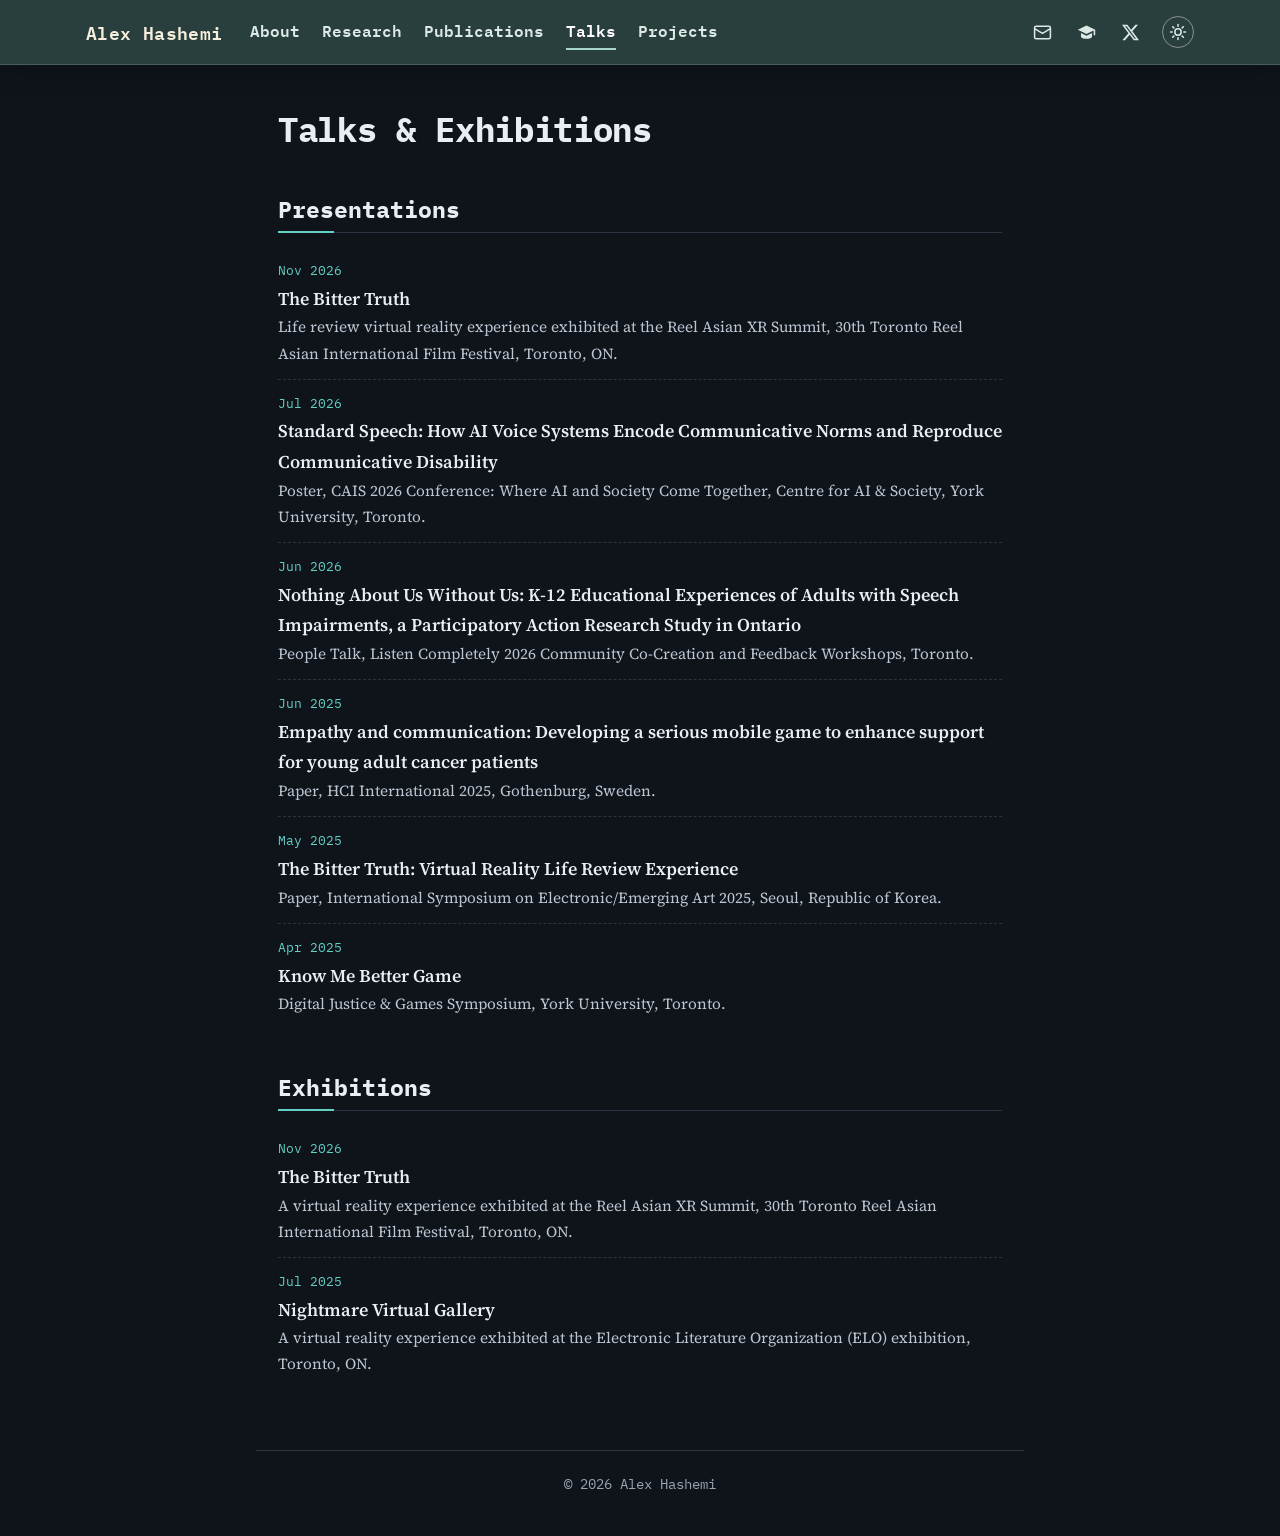
<file: talks.html>
<!DOCTYPE html>
<html lang="en">
<head>
<meta charset="UTF-8">
<meta name="viewport" content="width=device-width, initial-scale=1.0">
<title>Talks | Alex Hashemi</title>
<meta name="description" content="Presentations and exhibitions by Alex Hashemi.">
<link rel="icon" type="image/svg+xml" href="favicon.svg">
<link rel="icon" type="image/png" sizes="32x32" href="favicon-32.png">
<link rel="icon" sizes="any" href="favicon.ico">
<link rel="apple-touch-icon" href="apple-touch-icon.png">
<link rel="preconnect" href="https://fonts.googleapis.com">
<link rel="preconnect" href="https://fonts.gstatic.com" crossorigin>
<link href="https://fonts.googleapis.com/css2?family=IBM+Plex+Mono:wght@500;600;700&amp;family=Source+Serif+4:ital,opsz,wght@0,8..60,400;0,8..60,600;1,8..60,400&amp;display=swap" rel="stylesheet">
<link rel="stylesheet" href="site.css?v=202611201355">
<script>
  (function () {
    var t = null;
    try { t = localStorage.getItem('theme'); } catch (e) {}
    document.documentElement.setAttribute('data-theme', t === 'light' ? 'light' : 'dark');
  })();
</script>
</head>
<body>
<a class="skip" href="#main">Skip to content</a>
<header class="bar">
  <div class="bar-inner">
    <a class="brand" href="./">Alex Hashemi</a>
    <nav class="nav" aria-label="Primary"><a href="about.html">About</a><a href="research.html">Research</a><a href="publications.html">Publications</a><a href="talks.html" aria-current="page">Talks</a><a href="projects.html">Projects</a></nav>
    <div class="icons"><a class="stroke" href="mailto:alexhash@yorku.ca" aria-label="Email" title="Email"><svg viewBox="0 0 24 24" aria-hidden="true"><rect x="2" y="4" width="20" height="16" rx="2"/><path d="m2 7 10 6 10-6"/></svg></a><a class="" href="https://scholar.google.ca/citations?view_op=list_works&amp;hl=en&amp;user=wjBx0VoAAAAJ" aria-label="Google Scholar" title="Google Scholar" target="_blank" rel="noopener noreferrer"><svg viewBox="0 0 24 24" aria-hidden="true"><path d="M12 3 1 8.5l11 5.5 9-4.5v6h2V8.5L12 3z"/><path d="M5 12.75V17c0 1.66 3.13 3 7 3s7-1.34 7-3v-4.25l-7 3.5-7-3.5z"/></svg></a><a class="" href="https://x.com/alexxhashemi" aria-label="X (Twitter)" title="X (Twitter)" target="_blank" rel="noopener noreferrer"><svg viewBox="0 0 24 24" aria-hidden="true"><path d="M18.24 2.25h3.31l-7.23 8.26 8.5 11.24h-6.66l-5.21-6.82-5.97 6.82H1.67l7.73-8.84L1.25 2.25h6.83l4.71 6.23 5.45-6.23zm-1.16 17.52h1.83L7.08 4.13H5.12l11.96 15.64z"/></svg></a>
      <button class="theme-toggle" id="themeToggle" type="button" aria-label="Switch to light mode" title="Switch to light mode">
        <svg class="sun" viewBox="0 0 24 24" aria-hidden="true"><circle cx="12" cy="12" r="4.2"/><path d="M12 2v2.2M12 19.8V22M4.9 4.9l1.6 1.6M17.5 17.5l1.6 1.6M2 12h2.2M19.8 12H22M4.9 19.1l1.6-1.6M17.5 6.5l1.6-1.6"/></svg>
        <svg class="moon" viewBox="0 0 24 24" aria-hidden="true"><path d="M20.5 14.2A8.5 8.5 0 1 1 9.8 3.5a6.8 6.8 0 0 0 10.7 10.7z"/></svg>
      </button>
    </div>
  </div>
</header>
<main id="main">
<h1>Talks &amp; Exhibitions</h1>
<h2>Presentations</h2>
<ul class="entries"><li><span class="when">Nov 2026</span><span class="t">The Bitter Truth</span><span class="m">Life review virtual reality experience exhibited at the Reel Asian XR Summit, 30th Toronto Reel Asian International Film Festival, Toronto, ON.</span></li><li><span class="when">Jul 2026</span><span class="t">Standard Speech: How AI Voice Systems Encode Communicative Norms and Reproduce Communicative Disability</span><span class="m">Poster, CAIS 2026 Conference: Where AI and Society Come Together, Centre for AI &amp; Society, York University, Toronto.</span></li><li><span class="when">Jun 2026</span><span class="t">Nothing About Us Without Us: K-12 Educational Experiences of Adults with Speech Impairments, a Participatory Action Research Study in Ontario</span><span class="m">People Talk, Listen Completely 2026 Community Co-Creation and Feedback Workshops, Toronto.</span></li><li><span class="when">Jun 2025</span><span class="t">Empathy and communication: Developing a serious mobile game to enhance support for young adult cancer patients</span><span class="m">Paper, HCI International 2025, Gothenburg, Sweden.</span></li><li><span class="when">May 2025</span><span class="t">The Bitter Truth: Virtual Reality Life Review Experience</span><span class="m">Paper, International Symposium on Electronic/Emerging Art 2025, Seoul, Republic of Korea.</span></li><li><span class="when">Apr 2025</span><span class="t">Know Me Better Game</span><span class="m">Digital Justice &amp; Games Symposium, York University, Toronto.</span></li></ul>
<h2 id="exhibitions">Exhibitions</h2>
<ul class="entries"><li><span class="when">Nov 2026</span><span class="t">The Bitter Truth</span><span class="m">A virtual reality experience exhibited at the Reel Asian XR Summit, 30th Toronto Reel Asian International Film Festival, Toronto, ON.</span></li><li><span class="when">Jul 2025</span><span class="t">Nightmare Virtual Gallery</span><span class="m">A virtual reality experience exhibited at the Electronic Literature Organization (ELO) exhibition, Toronto, ON.</span></li></ul>

</main>
<footer>&copy; 2026 Alex Hashemi</footer>
<script>
  (function () {
    var root = document.documentElement, btn = document.getElementById('themeToggle');
    function sync() {
      var light = root.getAttribute('data-theme') === 'light';
      var label = light ? 'Switch to dark mode' : 'Switch to light mode';
      btn.setAttribute('aria-label', label); btn.setAttribute('title', label);
    }
    btn.addEventListener('click', function () {
      var next = root.getAttribute('data-theme') === 'light' ? 'dark' : 'light';
      root.setAttribute('data-theme', next);
      try { localStorage.setItem('theme', next); } catch (e) {}
      sync();
    });
    sync();
  })();
</script>
</body>
</html>
</file>
<file: site.css>
/* Alex Hashemi, academic site
   Dark by default, with a light theme switch in the header.
   Monospace headings, serif body, left-aligned text. */

:root, :root[data-theme="dark"] {
  color-scheme: dark;
  --paper: #0f141b;
  --paper-2: #161d27;
  --card: #18202b;
  --line: #2a3443;
  --ink: #e9eef4;          /* 15:1 on paper */
  --ink-2: #bcc5d1;        /* 10:1 */
  --ink-3: #9aa5b3;        /* 7:1 */
  --bar: #4e6866;          /* header, matched to the profile photo */
  --bar-ink: #f6eedd;      /* 5.2:1 on bar */
  --link: #f2a283;         /* 8:1 on paper */
  --teal: #62d0c5;
  --amber: #f2bd52;
  --coral: #ff9a6b;
  --sign: #f3e9d2;
  --shadow-op: 0.38;
  --smoke: #9aa3b2;
}

:root[data-theme="light"] {
  color-scheme: light;
  --paper: #fbf6ee;
  --paper-2: #f3ebdc;
  --card: #fffdf8;
  --line: #e2d6c1;
  --ink: #1f2a3c;          /* 14:1 */
  --ink-2: #44506a;        /* 7.6:1 */
  --ink-3: #5b6478;        /* 5.6:1 */
  --bar: #4e6866;
  --bar-ink: #fdf6e8;      /* 5.4:1 on bar */
  --link: #a8432a;         /* 5.6:1 */
  --teal: #1f6f6a;
  --amber: #efb342;
  --coral: #d9694b;
  --sign: #1f2a3c;
  --shadow-op: 0.12;
  --smoke: #d8d2c6;
}

:root {
  --mono: "IBM Plex Mono", ui-monospace, SFMono-Regular, Menlo, Consolas, monospace;
  --serif: "Source Serif 4", "Iowan Old Style", Georgia, "Times New Roman", serif;
  --measure: 48rem;
}

* { box-sizing: border-box; }
html { scroll-behavior: smooth; scroll-padding-top: 84px; }
@media (prefers-reduced-motion: reduce) { html { scroll-behavior: auto; } }

body {
  margin: 0;
  overflow-x: clip;
  background: var(--paper);
  color: var(--ink);
  font-family: var(--serif);
  font-size: 18px;
  line-height: 1.7;
  transition: background-color 0.25s ease, color 0.25s ease;
}

a { color: var(--link); text-underline-offset: 3px; }
a:hover { text-decoration-thickness: 2px; }
:focus-visible { outline: 3px solid var(--teal); outline-offset: 3px; border-radius: 4px; }

.skip { position: absolute; left: -9999px; }
.skip:focus { left: 12px; top: 10px; z-index: 99; background: var(--ink); color: var(--paper); padding: 8px 14px; }
.sr { position: absolute; width: 1px; height: 1px; overflow: hidden; clip: rect(0 0 0 0); white-space: nowrap; }

/* ---------------- header bar ---------------- */
.bar { position: sticky; top: 0; z-index: 30; background: var(--bar); box-shadow: 0 2px 12px rgba(0, 0, 0, 0.25); }
.bar-inner {
  max-width: 72rem; margin: 0 auto; padding: 0 22px;
  min-height: 64px; display: flex; align-items: center; gap: 28px; flex-wrap: wrap;
}
.bar a { color: var(--bar-ink); text-decoration: none; }
.brand { font-family: var(--mono); font-size: 1.12rem; font-weight: 600; letter-spacing: 0.01em; }
.nav { display: flex; gap: 22px; flex-wrap: wrap; font-family: var(--mono); font-size: 0.98rem; font-weight: 600; }
.nav a { padding: 4px 0; border-bottom: 2px solid transparent; }
.nav a:hover, .nav a[aria-current="page"] { border-bottom-color: var(--amber); }
.icons { margin-left: auto; display: flex; gap: 12px; align-items: center; }
.icons a, .theme-toggle {
  display: inline-flex; width: 32px; height: 32px; align-items: center; justify-content: center;
  border-radius: 50%; color: var(--bar-ink);
}
.icons a:hover, .theme-toggle:hover { background: rgba(253, 246, 232, 0.16); }
.icons svg { width: 19px; height: 19px; fill: currentColor; }
.icons .stroke svg { fill: none; stroke: currentColor; stroke-width: 1.9; }
.theme-toggle {
  border: 1.5px solid rgba(253, 246, 232, 0.45); background: transparent; cursor: pointer; padding: 0; margin-left: 4px;
}
.theme-toggle svg { width: 18px; height: 18px; fill: none; stroke: currentColor; stroke-width: 2; stroke-linecap: round; }
.theme-toggle .moon { display: none; }
:root[data-theme="light"] .theme-toggle .sun { display: none; }
:root[data-theme="light"] .theme-toggle .moon { display: block; }
.bar :focus-visible { outline-color: var(--amber); }

/* ---------------- page body ---------------- */
main { max-width: var(--measure); margin: 0 auto; padding: 44px 22px 30px; }
main.wide { max-width: 66rem; }
h1, h2, h3 { font-family: var(--mono); color: var(--ink); line-height: 1.25; }
h1 { font-size: 2.1rem; margin: 0 0 26px; letter-spacing: -0.01em; }
h2 { font-size: 1.45rem; margin: 44px 0 14px; padding-bottom: 8px; border-bottom: 1px solid var(--line); }
h3 { font-size: 1.05rem; margin: 26px 0 8px; }
p { margin: 0 0 16px; }
.lead { font-size: 1.12rem; }
.muted { color: var(--ink-2); }
.small { font-size: 0.93rem; }
.clear { clear: both; }
.intro { max-width: var(--measure); }

.portrait {
  float: left; width: 38%; max-width: 270px; margin: 6px 34px 18px 0;
  border-radius: 6px; border: 1px solid var(--line);
}

.callout {
  border: 2px solid var(--ink-3); border-radius: 8px; background: var(--paper-2);
  padding: 12px 18px; margin: 22px 0 6px; font-family: var(--mono); font-size: 0.95rem;
}

.entries { list-style: none; margin: 0; padding: 0; }
.entries li { padding: 12px 0; border-bottom: 1px dashed var(--line); }
.entries li:last-child { border-bottom: 0; }
.entries .t { font-weight: 600; display: block; }
.entries .m { color: var(--ink-2); font-size: 0.96rem; display: block; }
.entries .when { font-family: var(--mono); font-size: 0.84rem; color: var(--ink-3); display: block; margin-bottom: 2px; }

.rows { list-style: none; margin: 0; padding: 0; }
.rows li { display: grid; grid-template-columns: 1fr auto; gap: 2px 18px; padding: 10px 0; border-bottom: 1px dashed var(--line); }
.rows li:last-child { border-bottom: 0; }
.rows .what { font-weight: 600; }
.rows .when { font-family: var(--mono); font-size: 0.84rem; color: var(--ink-3); white-space: nowrap; grid-column: 2; grid-row: 1; padding-top: 3px; }
.rows .where { color: var(--ink-2); font-size: 0.96rem; grid-column: 1; }

.skills { width: 100%; border-collapse: collapse; font-size: 0.97rem; }
.skills th, .skills td { text-align: left; vertical-align: top; padding: 9px 10px 9px 0; border-bottom: 1px dashed var(--line); }
.skills th { font-family: var(--mono); font-weight: 600; font-size: 0.9rem; width: 34%; padding-right: 18px; }
.skills tr:last-child th, .skills tr:last-child td { border-bottom: 0; }

.interests { list-style: none; margin: 0; padding: 0; counter-reset: i; display: grid; gap: 10px; }
.interests li {
  counter-increment: i; position: relative; padding: 10px 14px 10px 54px;
  background: var(--paper-2); border-radius: 8px; border: 1px solid var(--line);
}
.interests li::before {
  content: counter(i, decimal-leading-zero); position: absolute; left: 14px; top: 10px;
  font-family: var(--mono); font-weight: 600; color: var(--teal);
}

.cards { display: grid; grid-template-columns: repeat(auto-fit, minmax(270px, 1fr)); gap: 16px; }
.card { background: var(--card); border: 2px solid var(--ink-3); border-radius: 10px; padding: 16px 18px; box-shadow: 4px 4px 0 var(--line); }
.card h3 { margin: 4px 0 6px; }
.card .kind { font-family: var(--mono); font-size: 0.8rem; color: var(--teal); font-weight: 600; text-transform: uppercase; letter-spacing: 0.05em; }
.card p { margin: 0; font-size: 0.97rem; color: var(--ink-2); }

footer { max-width: var(--measure); margin: 30px auto 0; padding: 22px 22px 40px; border-top: 1px solid var(--line); font-family: var(--mono); font-size: 0.85rem; color: var(--ink-3); }

/* ---------------- the isometric city (drawn by city.js) ---------------- */
.city-wrap {
  /* 1.5x the width of the text column (66rem), breaking out of it; full width on smaller screens */
  position: relative;
  width: min(1520px, 100vw);
  left: 50%;
  margin: 6px 0 0 calc(min(1520px, 100vw) / -2);
}
.city { display: block; width: 100%; height: auto; overflow: visible; cursor: grab; touch-action: pan-y; user-select: none; -webkit-user-select: none; }
.city.dragging { cursor: grabbing; }
.city .e { stroke: var(--iso-edge); stroke-width: 1; stroke-linejoin: round; }
.city .win { fill: var(--iso-win); }
.city .windark { fill: var(--iso-windark); }
.city .rline { fill: var(--iso-line); }
.city .leaf1 { fill: var(--iso-leaf1); }
.city .leaf2 { fill: var(--iso-leaf2); }
.city .lamp { fill: var(--iso-lamp); }
.city .water { fill: var(--iso-water); }
.city .door { fill: var(--teal-l); }
.city .glassdoor { fill: var(--iso-win); }
.city .rolldoor { fill: var(--amber-l); }
.city .screen { fill: #1b2638; }
.city .lens { fill: var(--iso-win); }
.city .cvline { fill: var(--navy-l); }
.city .mast { stroke: var(--iso-edge); stroke-width: 1.4; }
.city .dish { fill: var(--white-t); stroke: var(--iso-edge); stroke-width: 1; }
.city .beacon, .city .pulse { fill: var(--iso-pulse); }
.city .ring { fill: none; stroke: var(--iso-ring); stroke-width: 2; }
.city .eye { fill: var(--iso-lamp); }
.city .led { fill: #5fe0a0; animation: led 1.9s steps(2, end) infinite; }
@keyframes led { 50% { fill: #1f3b33; } }
.city .sign { fill: var(--sign); font-family: var(--mono); font-weight: 700; letter-spacing: 0.04em; }
.city .sign.light { fill: #fffaf0; }
.city .sign.bold { fill: #1f2a3c; }
.city .shadow { fill: #000; opacity: var(--shadow-op); }
.city .smoke { fill: var(--smoke); }
.city .bird { fill: none; stroke: var(--ink-2); stroke-width: 1.6; stroke-linecap: round; }
.city .star { fill: #fdf6e8; animation: twinkle 3.2s ease-in-out infinite; }
@keyframes twinkle { 50% { opacity: 0.25; } }
.city .cloud { fill: #ffffff; opacity: 0.85; animation: drift 46s linear infinite; }
@keyframes drift { from { transform: translateX(-260px); } to { transform: translateX(1120px); } }
.city .hl { fill: #fff3b0; }
.city .flicker { animation: flicker 4.5s infinite; }
@keyframes flicker { 0%, 62%, 66%, 70%, 100% { opacity: 1; } 64%, 68% { opacity: 0.15; } }
:root[data-theme="light"] .city .star, :root[data-theme="light"] .city .hl { display: none; }
:root:not([data-theme="light"]) .city .cloud { display: none; }
:root:not([data-theme="light"]) .city .lamp,
:root:not([data-theme="light"]) .city .beacon,
:root:not([data-theme="light"]) .city .pulse,
:root:not([data-theme="light"]) .city .hl,
:root:not([data-theme="light"]) .city .eye { filter: url(#glow); }
.city .bubble path { fill: #ffffff; stroke: var(--iso-edge); stroke-width: 1.6; }
.city .bubble text { font-family: var(--mono); font-size: 13px; font-weight: 700; fill: #1f2a3c; }
.city .bubble .err { fill: #d9694b; text-decoration: underline wavy #d9694b; }
.city .wbar { animation: eq 1.6s ease-in-out infinite alternate; }
@keyframes eq { from { opacity: 0.5; } to { opacity: 1; } }

.city .station { cursor: pointer; }
.city .station .lift { transition: transform 0.2s ease; }
.city .station:hover .lift,
.city .station:focus-visible .lift { transform: translateY(-9px); }
.city .station:focus { outline: none; }
.city .lbl { opacity: 0; transition: opacity 0.15s ease; pointer-events: none; }
.city .lbl.show { opacity: 1; }
.city .lbl rect { fill: var(--ink); stroke: var(--amber); stroke-width: 2; }
.city .lbl text { fill: var(--paper); font-family: var(--mono); font-size: 13px; font-weight: 600; }
@media (hover: none) { .city .lbl { opacity: 1; } }
@media (prefers-reduced-motion: reduce) {
  .city .wbar, .city .led, .city .star, .city .cloud, .city .flicker { animation: none; }
  .city .station .lift, .city .lbl { transition: none; }
}

.city-controls { display: flex; gap: 10px; align-items: center; justify-content: center; flex-wrap: wrap; margin: 4px 0 0; font-family: var(--mono); font-size: 0.86rem; color: var(--ink-3); }
.city-controls button {
  font-family: var(--mono); font-size: 0.88rem; font-weight: 600; color: var(--ink);
  background: var(--paper-2); border: 1.5px solid var(--ink-3); border-radius: 999px;
  padding: 6px 14px; cursor: pointer;
}
.city-controls button:hover { border-color: var(--amber); }
.city-controls .hint { margin-left: 6px; }

.map-hint { font-family: var(--mono); font-size: 0.88rem; color: var(--ink-3); margin: 0 0 6px; }
.map-list { margin-top: 10px; font-family: var(--mono); font-size: 0.9rem; }
.map-list summary { cursor: pointer; color: var(--ink-2); }
.map-list ul { columns: 2; margin: 10px 0 0; padding-left: 20px; }

/* ---------------- small screens ---------------- */
@media (max-width: 700px) {
  body { font-size: 17px; }
  .bar-inner { gap: 10px 18px; padding: 10px 16px; }
  .icons { margin-left: 0; }
  .portrait { float: none; display: block; width: 62%; margin: 0 0 18px; }
  .rows li { grid-template-columns: 1fr; }
  .rows .when { grid-column: 1; grid-row: auto; padding-top: 0; }
  .skills th { width: auto; display: block; border-bottom: 0; padding-bottom: 0; }
  .skills td { display: block; padding-top: 2px; }
  .map-list ul { columns: 1; }
}

/* ---------------- city materials (generated by isogen.py) ---------------- */
:root[data-theme="light"]{--grass-t:#b9d68e;--grass-l:#b58a5e;--grass-r:#9c7450;--base-t:#d9c7a3;--base-l:#a98157;--base-r:#8f6b47;--road-t:#5f6875;--road-l:#5f6875;--road-r:#5f6875;--walk-t:#e6dcc8;--walk-l:#cdbfa5;--walk-r:#bcae93;--cream-t:#fffaf0;--cream-l:#efe3cb;--cream-r:#ddcdb0;--teal-t:#57b8ae;--teal-l:#2f8f88;--teal-r:#24746e;--glass-t:#d3ecf0;--glass-l:#9fd1da;--glass-r:#83b9c5;--brick-t:#e48e6c;--brick-l:#c86c4d;--brick-r:#ab583d;--amber-t:#f7cf6c;--amber-l:#eab449;--amber-r:#cf9b34;--plum-t:#b797c8;--plum-l:#9170a6;--plum-r:#785a92;--navy-t:#5d6d88;--navy-l:#425069;--navy-r:#36425a;--coral-t:#e97f5d;--coral-l:#d4663f;--coral-r:#b85232;--trunk-t:#8b5e3c;--trunk-l:#7a5133;--trunk-r:#6a462c;--white-t:#ffffff;--white-l:#f1ece2;--white-r:#e2dacb;--iso-edge:#2a3446;--iso-win:#c4e8f1;--iso-windark:#c4e8f1;--iso-line:#f7f0df;--iso-leaf1:#6fae5c;--iso-leaf2:#93c975;--iso-lamp:#fff2c2;--iso-water:#8fd0e0;--iso-sky:#e9f4f6;--iso-ink:#1f2a3c;--iso-pulse:#e2603f;--iso-ring:#2f8f88}
:root, :root[data-theme="dark"]{--grass-t:#25402f;--grass-l:#3b2c22;--grass-r:#2e221b;--base-t:#1d2a24;--base-l:#2a1f19;--base-r:#211813;--road-t:#272d37;--road-l:#272d37;--road-r:#272d37;--walk-t:#3b4351;--walk-l:#313845;--walk-r:#2a303b;--cream-t:#555966;--cream-l:#43464f;--cream-r:#373a42;--teal-t:#2f716b;--teal-l:#225450;--teal-r:#1a4240;--glass-t:#33505f;--glass-l:#253b4b;--glass-r:#1d2f3d;--brick-t:#8f4936;--brick-l:#71392a;--brick-r:#5a2e22;--amber-t:#a0802f;--amber-l:#816725;--amber-r:#68531e;--plum-t:#634a77;--plum-l:#4e3a5f;--plum-r:#3f2f4d;--navy-t:#3c485f;--navy-l:#2e3749;--navy-r:#252c3a;--coral-t:#94503b;--coral-l:#783f2f;--coral-r:#603226;--trunk-t:#4d3526;--trunk-l:#402c20;--trunk-r:#35241a;--white-t:#c9ccd4;--white-l:#a9adb7;--white-r:#8f939d;--iso-edge:#06090d;--iso-win:#ffd56f;--iso-windark:#2b3646;--iso-line:#cdbb8c;--iso-leaf1:#2e6a46;--iso-leaf2:#3c8659;--iso-lamp:#ffd56f;--iso-water:#1d4a5e;--iso-sky:#0d1420;--iso-ink:#e8edf3;--iso-pulse:#ff9a6b;--iso-ring:#7fe0d6}
.city .grass-t{fill:var(--grass-t)}
.city .grass-l{fill:var(--grass-l)}
.city .grass-r{fill:var(--grass-r)}
.city .base-t{fill:var(--base-t)}
.city .base-l{fill:var(--base-l)}
.city .base-r{fill:var(--base-r)}
.city .road-t{fill:var(--road-t)}
.city .road-l{fill:var(--road-l)}
.city .road-r{fill:var(--road-r)}
.city .walk-t{fill:var(--walk-t)}
.city .walk-l{fill:var(--walk-l)}
.city .walk-r{fill:var(--walk-r)}
.city .cream-t{fill:var(--cream-t)}
.city .cream-l{fill:var(--cream-l)}
.city .cream-r{fill:var(--cream-r)}
.city .teal-t{fill:var(--teal-t)}
.city .teal-l{fill:var(--teal-l)}
.city .teal-r{fill:var(--teal-r)}
.city .glass-t{fill:var(--glass-t)}
.city .glass-l{fill:var(--glass-l)}
.city .glass-r{fill:var(--glass-r)}
.city .brick-t{fill:var(--brick-t)}
.city .brick-l{fill:var(--brick-l)}
.city .brick-r{fill:var(--brick-r)}
.city .amber-t{fill:var(--amber-t)}
.city .amber-l{fill:var(--amber-l)}
.city .amber-r{fill:var(--amber-r)}
.city .plum-t{fill:var(--plum-t)}
.city .plum-l{fill:var(--plum-l)}
.city .plum-r{fill:var(--plum-r)}
.city .navy-t{fill:var(--navy-t)}
.city .navy-l{fill:var(--navy-l)}
.city .navy-r{fill:var(--navy-r)}
.city .coral-t{fill:var(--coral-t)}
.city .coral-l{fill:var(--coral-l)}
.city .coral-r{fill:var(--coral-r)}
.city .trunk-t{fill:var(--trunk-t)}
.city .trunk-l{fill:var(--trunk-l)}
.city .trunk-r{fill:var(--trunk-r)}
.city .white-t{fill:var(--white-t)}
.city .white-l{fill:var(--white-l)}
.city .white-r{fill:var(--white-r)}

/* ---------------- footer pinned to the bottom of every page ---------------- */
body { display: flex; flex-direction: column; min-height: 100vh; }
body > main { flex: 1 0 auto; width: 100%; box-sizing: border-box; }
footer { width: 100%; box-sizing: border-box; text-align: center; margin-top: 30px; }

/* ---------------- a little colour ---------------- */
h2 { position: relative; }
h2::after { content: ""; position: absolute; left: 0; bottom: -1px; width: 56px; height: 2px; background: var(--teal); }
.entries .when, .rows .when { color: var(--teal); }
.skills th { color: var(--teal); }
.interests li { border-left: 3px solid var(--teal); }
.callout { border-left: 4px solid var(--teal); }
.card { transition: border-color 0.15s ease; }
.card:hover { border-color: var(--teal); }
.more { margin-top: 22px; }

/* ---------------- CV request form ---------------- */
.cv-form { display: grid; gap: 6px; max-width: 34rem; margin: 26px 0 20px; }
.cv-form label { font-family: var(--mono); font-size: 0.9rem; font-weight: 600; color: var(--teal); margin-top: 10px; }
.cv-form input, .cv-form textarea {
  font: inherit; font-size: 1rem; color: var(--ink); background: var(--card);
  border: 2px solid var(--ink-3); border-radius: 8px; padding: 10px 12px;
}
.cv-form input:focus, .cv-form textarea:focus { outline: none; border-color: var(--teal); box-shadow: 0 0 0 3px rgba(98, 208, 197, 0.25); }
.cv-form button {
  justify-self: start; margin-top: 16px; font-family: var(--mono); font-weight: 600; font-size: 0.98rem;
  color: var(--bar-ink); background: var(--bar); border: 0; border-radius: 8px; padding: 11px 22px; cursor: pointer;
}
.cv-form button:hover { filter: brightness(1.12); }
.cv-form button:disabled { opacity: 0.6; cursor: wait; }
.cv-form .hp { position: absolute; left: -9999px; width: 1px; height: 1px; opacity: 0; }
.form-status { margin: 8px 0 0; min-height: 1.5em; }
.form-status.ok { color: var(--teal); }
.form-status.err { color: var(--link); }

/* ---------------- contact ---------------- */
.contact-grid { display: grid; grid-template-columns: repeat(auto-fit, minmax(240px, 1fr)); gap: 14px; margin: 26px 0 22px; }
.ccard {
  display: flex; align-items: center; gap: 14px; padding: 16px 18px; text-decoration: none; color: var(--ink);
  background: var(--card); border: 2px solid var(--ink-3); border-radius: 10px; box-shadow: 4px 4px 0 var(--line);
  transition: border-color 0.15s ease, transform 0.15s ease;
}
.ccard:hover, .ccard:focus-visible { border-color: var(--teal); transform: translateY(-2px); }
.cicon {
  flex: none; display: grid; place-items: center; width: 44px; height: 44px; border-radius: 50%;
  background: var(--bar); color: var(--bar-ink);
}
.cicon svg { width: 21px; height: 21px; fill: currentColor; }
.stroke .cicon svg, .cicon.stroke svg { fill: none; stroke: currentColor; stroke-width: 1.9; stroke-linecap: round; stroke-linejoin: round; }
.ctext { display: flex; flex-direction: column; min-width: 0; }
.clabel { font-family: var(--mono); font-weight: 600; font-size: 0.85rem; color: var(--teal); text-transform: uppercase; letter-spacing: 0.05em; }
.cvalue { font-size: 1rem; overflow-wrap: anywhere; }
.where-am-i { display: flex; align-items: center; gap: 12px; color: var(--ink-2); }
.where-am-i .cicon { width: 36px; height: 36px; background: transparent; color: var(--teal); }

/* ---------------- navbar: deep sage from the profile photo, frosted over the page ---------------- */
.bar {
  background: rgba(44, 66, 64, 0.94);
  -webkit-backdrop-filter: saturate(140%) blur(10px);
  backdrop-filter: saturate(140%) blur(10px);
  border-bottom: 1px solid rgba(168, 213, 203, 0.22);
  box-shadow: 0 6px 24px rgba(0, 0, 0, 0.22);
}
:root[data-theme="light"] .bar { background: rgba(62, 92, 89, 0.95); }
.brand { color: #ffffff; letter-spacing: 0.02em; }
.nav a { color: #dce9e5; transition: color 0.15s ease, border-color 0.15s ease; }
.nav a:hover, .nav a[aria-current="page"] { color: #ffffff; border-bottom-color: #a8d5cb; }
.icons a, .theme-toggle { color: #dce9e5; }
.icons a:hover, .theme-toggle:hover { color: #ffffff; background: rgba(168, 213, 203, 0.16); }
.bar :focus-visible { outline-color: #a8d5cb; }
</file>
<file: shiraz.css>
/* Shiraz page: components carried over from the original site, scoped to .shz.
   The old palette names are mapped onto the current theme so both modes work. */
.shz {
  --bg: var(--paper); --bg-alt: var(--paper-2); --surface: var(--card); --surface-2: var(--paper-2);
  --border: #2b3646; --line: #75869e; --text: var(--ink); --text-muted: var(--ink-2); --text-dim: var(--ink-3);
  --accent: #4fd1c5; --accent-2: #8b99ff; --accent-soft: rgba(79,209,197,0.13); --amber: #eeae52; --green: #62c586;
  --font-mono: var(--mono); --font-sans: var(--serif); --radius: 10px;
}
:root[data-theme="light"] .shz {
  --border: #d9ccb4; --line: #6e7f93; --accent: #0a7a72; --accent-2: #414cc0;
  --accent-soft: rgba(10,122,114,0.1); --amber: #8f5a10; --green: #1d6b43;
}
.shz code { font-family: var(--mono); font-size: 0.88em; }
.shz h3, .shz h4 { font-family: var(--mono); color: var(--ink); }
.shz .btn {font-family: var(--font-mono);
  font-size: 0.92rem;
  padding: 13px 22px;
  border-radius: 8px;
  text-decoration: none;
  display: inline-flex;
  align-items: center;
  gap: 6px;
  border: 1px solid transparent;
  font-weight: 600;
  transition: transform 0.15s ease, box-shadow 0.15s ease, background 0.15s ease;}
.shz .btn-primary {background: var(--accent);
  color: #04120f;}
:root[data-theme="light"] .shz .btn-primary {color: #ffffff;}
.shz .btn-primary:hover {box-shadow: 0 0 0 3px var(--accent-soft);
  transform: translateY(-1px);}
.shz .btn-ghost {border-color: var(--border);
  color: var(--text);
  background: var(--surface);}
.shz .btn-ghost:hover {border-color: var(--accent);
  color: var(--accent);}
.shz .section-intro {color: var(--text-muted);
  max-width: 640px;
  margin-bottom: 38px;}
.shz .section-intro strong {color: var(--text);}
.shz .sub-heading {font-family: var(--font-mono);
  font-size: 1.24rem;
  font-weight: 600;
  line-height: 1.35;
  letter-spacing: -0.01em;
  color: var(--text);
  margin: 64px 0 26px;
  border-top: 1px solid var(--border);
  padding-top: 38px;}
.shz .skills-groups {display: flex; flex-direction: column; gap: 26px;}
.shz .skill-group h4 {font-family: var(--font-mono);
  color: var(--text-dim);
  font-weight: 600;
  font-size: 0.97rem;
  margin-bottom: 13px;}
.shz .tag-cloud {display: flex; flex-wrap: wrap; gap: 10px;}
.shz .pill {font-family: var(--font-mono);
  font-size: 0.85rem;
  padding: 8px 14px;
  border-radius: 20px;
  border: 1px solid var(--border);
  color: var(--text-muted);
  background: var(--surface);}
.shz .pill-accent {border-color: var(--accent);
  color: var(--accent);
  background: var(--accent-soft);}
.shz .agent-highlight {background: var(--surface);
  border-left: 3px solid var(--accent);
  border-radius: 0 var(--radius) var(--radius) 0;
  padding: 21px 25px;
  margin-bottom: 40px;
  color: var(--text-muted);}
.shz .agent-highlight strong {color: var(--text);}
.shz .arch {margin: 0 0 40px;
  background: var(--surface);
  border: 1px solid var(--border);
  border-radius: var(--radius);
  padding: 24px 22px 18px;}
.shz .arch-scroll {overflow-x: auto;}
.shz .arch svg {display: block;
  width: 100%;
  min-width: 660px;
  height: auto;}
.shz .arch figcaption {margin-top: 16px;
  padding-top: 14px;
  border-top: 1px solid var(--border);
  color: var(--text-muted);
  font-size: 0.89rem;}
.shz .d-box {fill: var(--surface-2); stroke: var(--line);   stroke-width: 1.6;}
.shz .d-box-accent {fill: var(--accent-soft); stroke: var(--accent); stroke-width: 1.9;}
.shz .d-box-spec {fill: var(--surface-2); stroke: var(--accent-2); stroke-width: 1.9;}
.shz .d-box-ext {fill: var(--surface-2); stroke: var(--text-dim); stroke-width: 1.6; stroke-dasharray: 5 4;}
.shz .d-link {stroke: var(--line);     stroke-width: 2.1;}
.shz .d-link-dash {stroke: var(--text-dim); stroke-width: 1.8; stroke-dasharray: 5 4;}
.shz .d-arrow {fill: var(--line);}
.shz .d-arrow-dim {fill: var(--text-dim);}
.shz .route {cursor: pointer;}
.shz .route, .shz .dimmable {transition: opacity 0.18s ease;}
.shz .route .rt-line, .shz .route .rt-dash, .shz .route .rt-head, .shz .route .rt-head-dim, .shz .route .rt-box {transition: stroke 0.18s ease, fill 0.18s ease, stroke-width 0.18s ease;}
.shz .route.is-dim, .shz .dimmable.is-dim {opacity: 0.22;}
.shz .route:focus {outline: none;}
.shz .route:focus-visible .rt-box {outline: 2px solid var(--accent); outline-offset: 3px;}
@media (prefers-reduced-motion: reduce) {
  .shz .route, .shz .dimmable, .shz .route .rt-line, .shz .route .rt-dash, .shz .route .rt-head, .shz .route .rt-head-dim, .shz .route .rt-box {transition: none;}
}
.shz .d-label {fill: var(--text);
  font-family: var(--font-mono);
  font-size: 15px;
  font-weight: 600;}
.shz .d-label-accent {fill: var(--accent);
  font-family: var(--font-mono);
  font-size: 15px;
  font-weight: 600;}
.shz .d-sub {fill: var(--text-muted);
  font-family: var(--font-sans);
  font-size: 12px;}
.shz .d-sub-mono {fill: var(--text-muted);
  font-family: var(--font-mono);
  font-size: 12px;}
.shz .d-note {fill: var(--text-dim);
  font-family: var(--font-mono);
  font-size: 12px;}
.shz .d-lane {fill: var(--text-muted);
  font-family: var(--font-mono);
  font-size: 13px;}
.shz .d-pipe {fill: var(--accent);
  font-family: var(--font-mono);
  font-size: 12px;
  font-weight: 700;
  letter-spacing: 0.03em;}
.shz .arch a {cursor: pointer;}
.shz .arch a:hover .d-pipe {fill: var(--text); text-decoration: underline;}
.shz .arch a:focus-visible .d-pipe {fill: var(--text);}
.shz .d-rule {stroke: var(--border); stroke-width: 1.3; stroke-dasharray: 3 5;}
.shz .d-axis {stroke: var(--line); stroke-width: 1.9;}
.shz .d-tick {stroke: var(--line); stroke-width: 1.9;}
.shz .d-dot-news {fill: var(--accent);   stroke: var(--bg); stroke-width: 2;}
.shz .d-dot-x {fill: var(--accent-2); stroke: var(--bg); stroke-width: 2;}
.shz .d-dot-video {fill: var(--amber);    stroke: var(--bg); stroke-width: 2;}
.shz .d-dot-clean {fill: var(--green);    stroke: var(--bg); stroke-width: 2;}
.shz .table-scroll {overflow-x: auto; margin-bottom: 16px;}
.shz .agent-table {width: 100%;
  min-width: 620px;
  border-collapse: collapse;
  background: var(--surface);
  border: 1px solid var(--border);
  border-radius: var(--radius);
  overflow: hidden;
  font-size: 0.94rem;}
.shz .agent-table th {text-align: left;
  padding: 15px 18px;
  background: var(--surface-2);
  border-bottom: 1px solid var(--border);
  font-family: var(--font-mono);
  font-size: 0.84rem;
  text-transform: uppercase;
  letter-spacing: 0.06em;
  color: var(--text-dim);
  font-weight: 700;}
.shz .agent-table td {padding: 17px 18px;
  border-bottom: 1px solid var(--border);
  color: var(--text-muted);
  vertical-align: top;}
.shz .agent-table tr:last-child td {border-bottom: none;}
.shz .agent-table tbody tr:hover {background: var(--surface-2);}
.shz .agent-table strong {color: var(--text); display: block; font-size: 1.02rem;}
.shz .td-sub {display: block;
  font-size: 0.85rem;
  color: var(--text-dim);
  margin-top: 4px;
  line-height: 1.45;}
.shz .status {font-family: var(--font-mono);
  font-size: 0.74rem;
  text-transform: uppercase;
  letter-spacing: 0.05em;
  font-weight: 700;
  padding: 4px 10px;
  border-radius: 4px;
  border: 1px solid;
  white-space: nowrap;
  display: inline-block;}
.shz .status-live {color: var(--green); border-color: var(--green); background: rgba(98,197,134,0.15);}
.shz .status-pending {color: var(--amber); border-color: var(--amber); background: rgba(238,174,82,0.15);}
.shz .table-note {color: var(--text-muted);
  font-size: 0.92rem;
  max-width: 690px;
  margin-bottom: 8px;}
.shz .disclosure {margin-top: 34px;
  border: 1px solid var(--border);
  border-radius: var(--radius);
  background: var(--surface);
  overflow: hidden;
  scroll-margin-top: var(--header-h);}
.shz .disclosure summary {list-style: none;
  cursor: pointer;
  display: flex;
  align-items: center;
  gap: 14px;
  padding: 19px 22px;
  transition: background 0.18s ease, color 0.18s ease;}
.shz .disclosure summary::-webkit-details-marker {display: none;}
.shz .disclosure summary:hover {background: var(--surface-2);}
.shz .disclosure-label {font-family: var(--font-mono);
  font-size: 1.08rem;
  font-weight: 700;
  letter-spacing: -0.01em;
  color: var(--accent);}
.shz .disclosure-hint {font-size: 0.88rem; color: var(--text-dim); flex: 1;}
.shz .disclosure .chev {width: 19px;
  height: 19px;
  color: var(--text-muted);
  flex-shrink: 0;
  transition: transform 0.22s ease;}
.shz .disclosure[open] .chev {transform: rotate(180deg);}
.shz .disclosure[open] summary {border-bottom: 1px solid var(--border);
  background: var(--surface-2);}
.shz .disclosure-body {padding: 30px 24px 28px;
  animation: disclosureIn 0.25s ease;}
@keyframes disclosureIn {
  from { opacity: 0; transform: translateY(-6px); }
  to   { opacity: 1; transform: translateY(0); }
}
.shz .disclosure-subhead {font-family: var(--font-mono);
  font-size: 1.06rem;
  font-weight: 600;
  color: var(--text);
  margin: 38px 0 18px;
  border-top: 1px solid var(--border);
  padding-top: 26px;}
.shz .pipeline-block {margin-top: 40px;
  padding-top: 36px;
  border-top: 1px solid var(--border);
  scroll-margin-top: calc(var(--header-h) + 20px);}
.shz .pipeline-block:first-of-type {border-top: 0; padding-top: 0;}
.shz .pipeline-meta {display: flex;
  align-items: center;
  gap: 12px;
  margin-bottom: 14px;
  flex-wrap: wrap;}
.shz .pipeline-cadence {font-family: var(--font-mono);
  font-size: 0.8rem;
  color: var(--text-dim);
  letter-spacing: 0.04em;}
.shz .pipeline-block > h3 {font-size: 1.62rem;
  line-height: 1.25;
  margin-bottom: 15px;
  letter-spacing: -0.022em;
  font-weight: 700;}
.shz .pipeline-summary {color: var(--text-muted);
  max-width: 690px;
  margin-bottom: 4px;}
.shz .pipeline-summary strong {color: var(--text);}
.shz .pipeline-block .disclosure {margin-top: 20px;}
.shz .pipeline-block .disclosure-body > .timeline {margin-bottom: 4px;}
.shz .disclosure-body .agent-highlight {margin-top: 28px; margin-bottom: 0;}
.shz .disclosure-body .agent-highlight + .disclosure-subhead {margin-top: 32px;}
.shz .disclosure-body .pipeline-summary + .disclosure-subhead {margin-top: 32px;}
.shz .detail-list {list-style: none;
  display: flex;
  flex-direction: column;
  gap: 13px;
  color: var(--text-muted);
  font-size: 0.96rem;}
.shz .detail-list li {position: relative; padding-left: 20px;}
.shz .detail-list li::before {content: '';
  position: absolute;
  left: 0;
  top: 10px;
  width: 6px;
  height: 6px;
  border-radius: 50%;
  background: var(--accent);}
.shz .detail-list strong {color: var(--text);}
.shz .pipeline-block .cta-panel {margin-top: 24px;}
.shz .cta-panel {display: flex;
  align-items: center;
  justify-content: space-between;
  gap: 24px;
  flex-wrap: wrap;
  margin-top: 36px;
  padding: 25px 26px;
  background: var(--surface);
  border: 1px solid var(--border);
  border-radius: var(--radius);
  transition: border-color 0.2s ease;}
.shz .cta-panel:hover {border-color: var(--accent);}
.shz .cta-text {flex: 1 1 320px;}
.shz .cta-text h4 {font-family: var(--font-mono);
  font-size: 1.06rem;
  font-weight: 700;
  color: var(--accent);
  margin-bottom: 7px;}
.shz .cta-text p {color: var(--text-muted); font-size: 0.95rem; margin: 0;}
.shz .timeline {display: flex;
  flex-direction: column;
  gap: 24px;
  border-left: 2px solid var(--border);
  padding-left: 26px;}
.shz .timeline-item {display: flex; gap: 20px; position: relative;}
.shz .timeline-item::before {content: '';
  position: absolute;
  left: -32px;
  top: 7px;
  width: 10px;
  height: 10px;
  border-radius: 50%;
  background: var(--accent);
  box-shadow: 0 0 0 4px var(--accent-soft);}
.shz .timeline-year {font-family: var(--font-mono);
  color: var(--accent);
  font-size: 0.9rem;
  font-weight: 600;
  width: 60px;
  flex-shrink: 0;}
.shz .timeline-item h4 {font-size: 1.14rem; margin-bottom: 7px; letter-spacing: -0.012em;}
.shz .timeline-item p {color: var(--text-muted); font-size: 0.92rem;}
.shz .pipeline {margin-bottom: 40px;}
.shz .pipeline .timeline-item h4 {margin-bottom: 7px;}
.shz .format-legend {display: grid;
  gap: 12px;
  margin-bottom: 32px;
  padding: 21px 22px;
  background: var(--surface);
  border: 1px solid var(--border);
  border-radius: var(--radius);}
.shz .format-badge {font-family: var(--font-mono);
  font-size: 0.74rem;
  text-transform: uppercase;
  letter-spacing: 0.06em;
  font-weight: 700;
  padding: 4px 10px;
  border-radius: 4px;
  border: 1px solid;
  white-space: nowrap;
  flex-shrink: 0;}
.shz .format-mechanics {color: var(--accent);   border-color: var(--accent);   background: var(--accent-soft);}
.shz .format-anatomy {color: var(--accent-2); border-color: var(--accent-2); background: rgba(139,153,255,0.15);}
.shz .format-case-file {color: #ef7c72;         border-color: #ef7c72;         background: rgba(239,124,114,0.15);}
.shz .format-concept-critique {color: #e58cc4;         border-color: #e58cc4;         background: rgba(229,140,196,0.15);}
:root[data-theme="light"] .shz .format-case-file {color: #a8352b; border-color: #a8352b;}
:root[data-theme="light"] .shz .format-concept-critique {color: #97367a; border-color: #97367a;}
@media (max-width: 720px) {
  .shz .agent-highlight {padding: 19px 20px;}
  .shz .format-legend {padding: 17px 18px;}
  .shz .timeline {padding-left: 20px;}
  .shz .timeline-item {flex-direction: column; gap: 5px;}
  .shz .timeline-item::before {left: -26px;}
  .shz .disclosure summary {padding: 17px 18px; flex-wrap: wrap; gap: 8px;}
  .shz .disclosure-hint {flex: 1 1 100%; order: 3;}
  .shz .disclosure-body {padding: 24px 18px;}
  .shz .cta-panel {padding: 21px;}
  .shz .cta-panel .btn {width: 100%; justify-content: center;}
  .shz .arch {padding: 18px 16px 14px;}
  .shz .sub-heading {margin-top: 52px; padding-top: 32px;}
}
@media (max-width: 560px) {
  .shz .pipeline-block > h3 {font-size: 1.38rem;}
  .shz .sub-heading {font-size: 1.1rem;}
  .shz .hero-cta .btn {flex: 1 1 100%; justify-content: center;}
}
</file>
